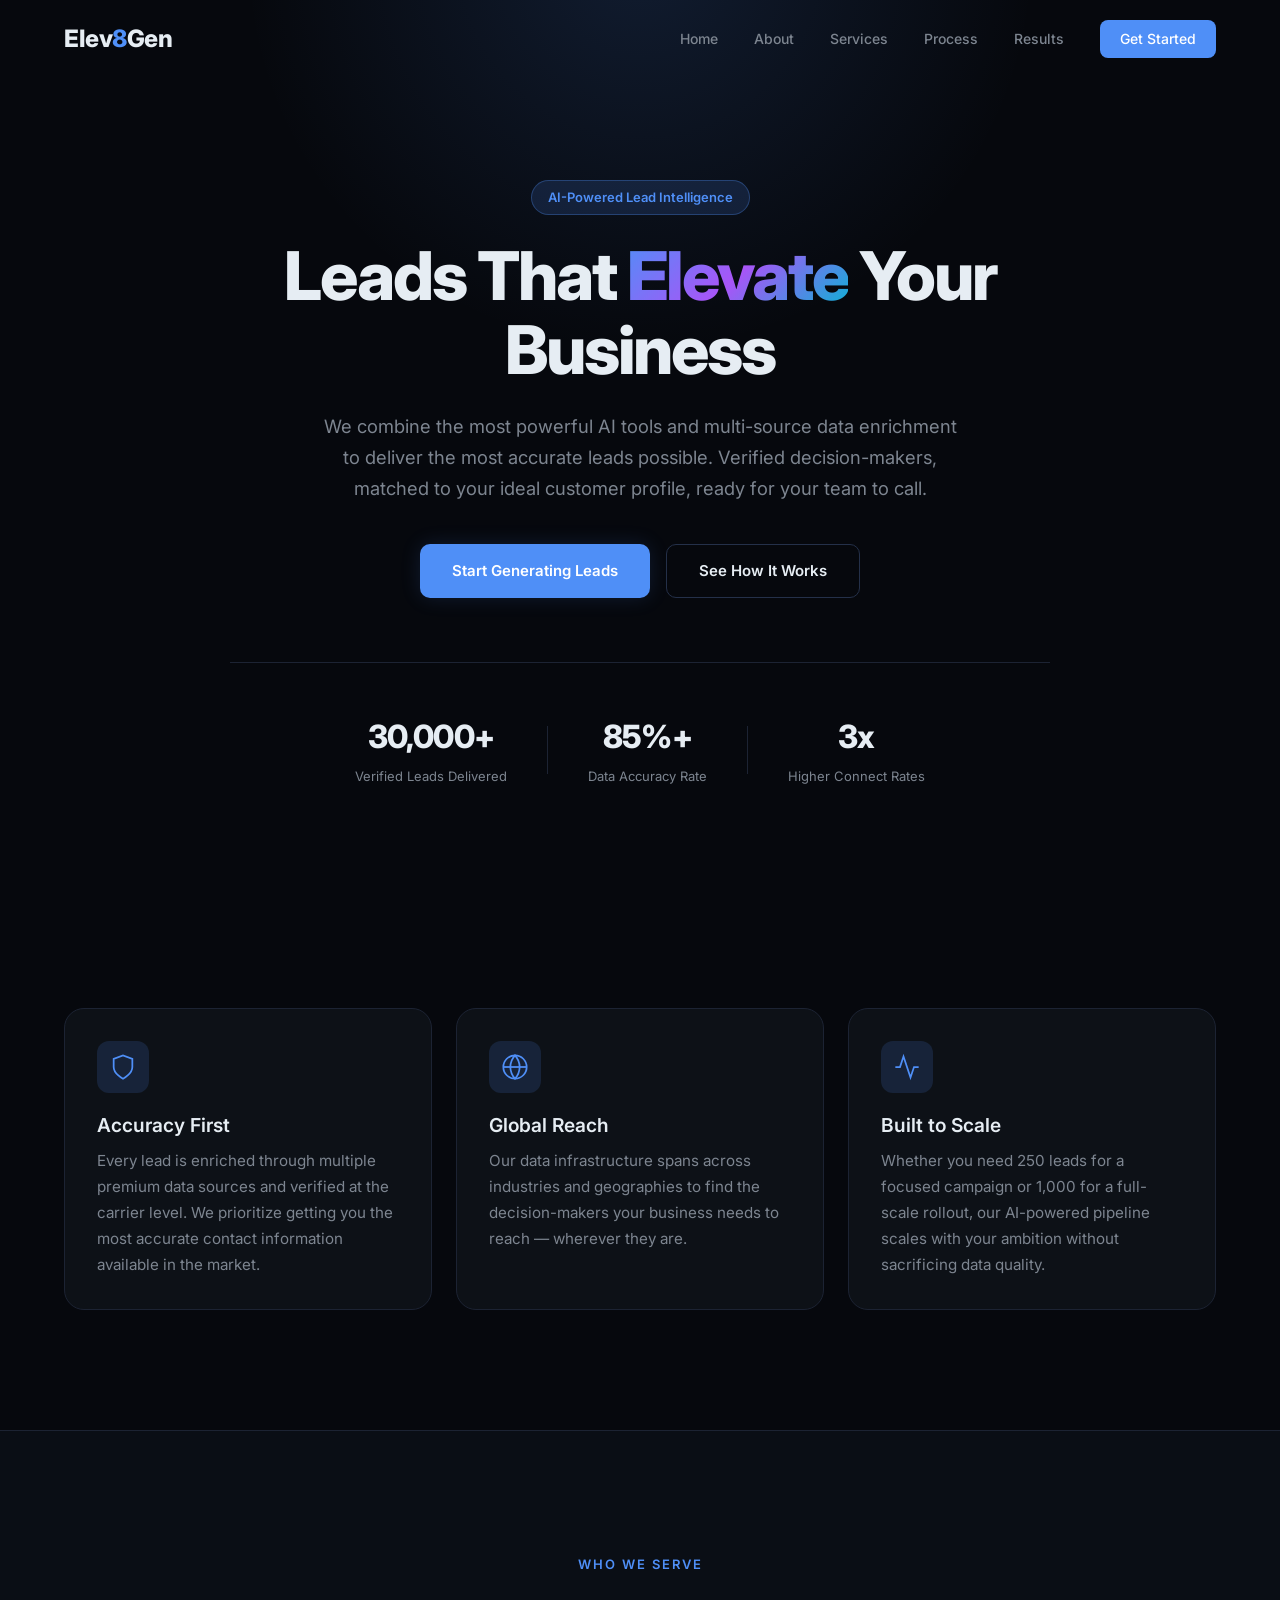
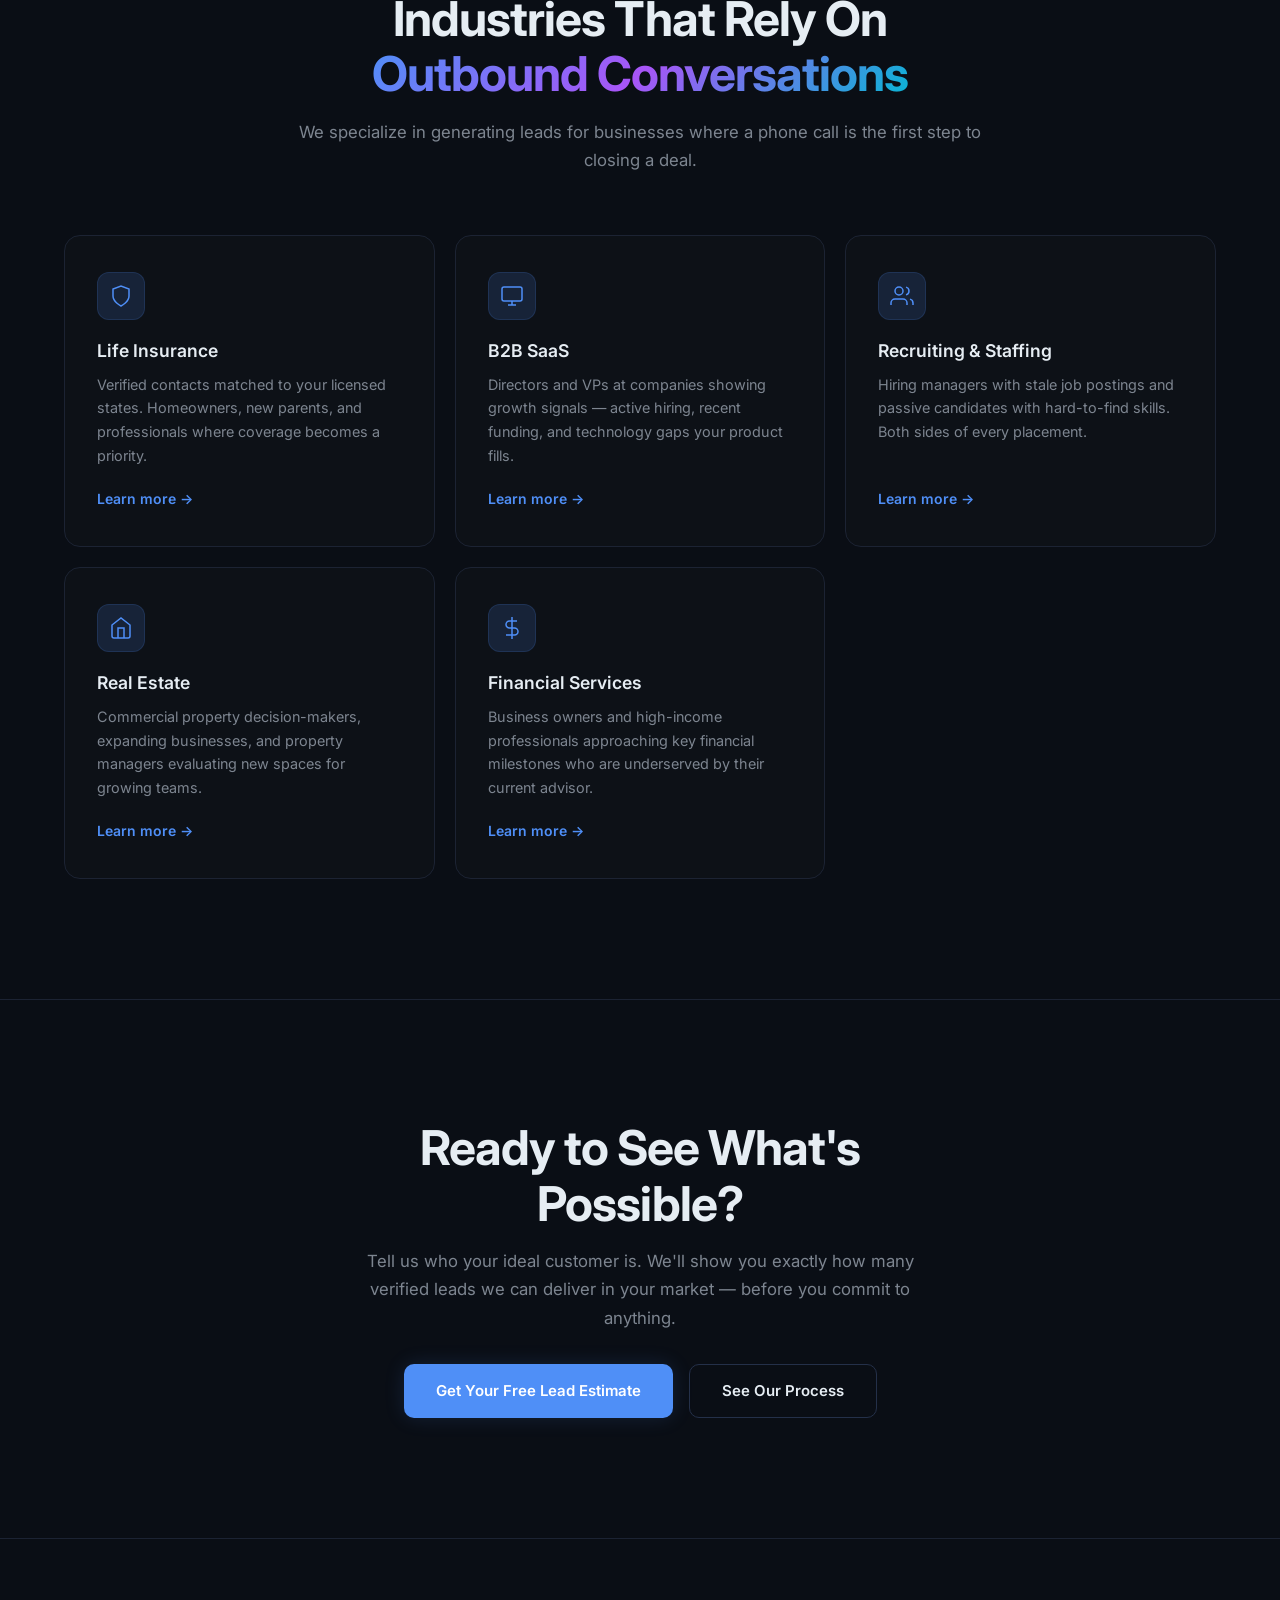
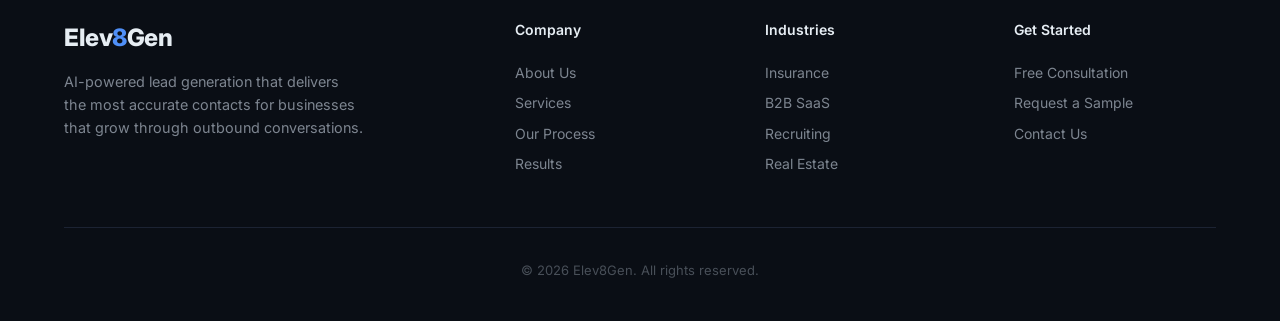
<file: index.html>
<!DOCTYPE html>
<html lang="en">
<head>
    <meta charset="UTF-8">
    <meta name="viewport" content="width=device-width, initial-scale=1.0">
    <title>Elev8Gen — AI-Powered Lead Generation Agency</title>
    <meta name="description" content="Elev8Gen delivers the most accurate, verified leads using AI-powered cross-stacking technology. Elevate your business with leads that convert.">
    <link rel="preconnect" href="https://fonts.googleapis.com">
    <link rel="preconnect" href="https://fonts.gstatic.com" crossorigin>
    <link href="https://fonts.googleapis.com/css2?family=Inter:wght@300;400;500;600;700;800;900&display=swap" rel="stylesheet">
    <link rel="stylesheet" href="style.css">
</head>
<body>

<!-- Navigation -->
<nav class="nav" id="nav">
    <div class="nav-container">
        <a href="index.html" class="logo">Elev<span class="accent">8</span>Gen</a>
        <div class="nav-links" id="navLinks">
            <a href="index.html" class="active">Home</a>
            <a href="about.html">About</a>
            <a href="services.html">Services</a>
            <a href="process.html">Process</a>
            <a href="results.html">Results</a>
            <a href="contact.html" class="nav-cta">Get Started</a>
        </div>
        <button class="menu-toggle" id="menuToggle" aria-label="Toggle menu">
            <span></span><span></span><span></span>
        </button>
    </div>
</nav>

<!-- Hero -->
<section class="hero">
    <div class="hero-bg"></div>
    <div class="container">
        <div class="hero-content">
            <div class="hero-badge">AI-Powered Lead Intelligence</div>
            <h1>Leads That <span class="gradient-text">Elevate</span> Your Business</h1>
            <p class="hero-sub">We combine the most powerful AI tools and multi-source data enrichment to deliver the most accurate leads possible. Verified decision-makers, matched to your ideal customer profile, ready for your team to call.</p>
            <div class="hero-actions">
                <a href="contact.html" class="btn btn-primary">Start Generating Leads</a>
                <a href="process.html" class="btn btn-outline">See How It Works</a>
            </div>
            <div class="hero-stats">
                <div class="hero-stat">
                    <span class="hero-stat-number">30,000+</span>
                    <span class="hero-stat-label">Verified Leads Delivered</span>
                </div>
                <div class="hero-stat-divider"></div>
                <div class="hero-stat">
                    <span class="hero-stat-number">85%+</span>
                    <span class="hero-stat-label">Data Accuracy Rate</span>
                </div>
                <div class="hero-stat-divider"></div>
                <div class="hero-stat">
                    <span class="hero-stat-number">3x</span>
                    <span class="hero-stat-label">Higher Connect Rates</span>
                </div>
            </div>
        </div>
    </div>
</section>

<!-- Value Proposition -->
<section class="value-section">
    <div class="container">
        <div class="value-grid">
            <div class="value-card">
                <div class="value-icon">
                    <svg width="28" height="28" viewBox="0 0 24 24" fill="none" stroke="currentColor" stroke-width="1.5"><path d="M12 22s8-4 8-10V5l-8-3-8 3v7c0 6 8 10 8 10z"/></svg>
                </div>
                <h3>Accuracy First</h3>
                <p>Every lead is enriched through multiple premium data sources and verified at the carrier level. We prioritize getting you the most accurate contact information available in the market.</p>
            </div>
            <div class="value-card">
                <div class="value-icon">
                    <svg width="28" height="28" viewBox="0 0 24 24" fill="none" stroke="currentColor" stroke-width="1.5"><circle cx="12" cy="12" r="10"/><path d="M2 12h20"/><path d="M12 2a15.3 15.3 0 0 1 4 10 15.3 15.3 0 0 1-4 10 15.3 15.3 0 0 1-4-10 15.3 15.3 0 0 1 4-10z"/></svg>
                </div>
                <h3>Global Reach</h3>
                <p>Our data infrastructure spans across industries and geographies to find the decision-makers your business needs to reach — wherever they are.</p>
            </div>
            <div class="value-card">
                <div class="value-icon">
                    <svg width="28" height="28" viewBox="0 0 24 24" fill="none" stroke="currentColor" stroke-width="1.5"><polyline points="22 12 18 12 15 21 9 3 6 12 2 12"/></svg>
                </div>
                <h3>Built to Scale</h3>
                <p>Whether you need 250 leads for a focused campaign or 1,000 for a full-scale rollout, our AI-powered pipeline scales with your ambition without sacrificing data quality.</p>
            </div>
        </div>
    </div>
</section>

<!-- Industries -->
<section class="ind-section">
    <div class="container">
        <div class="section-header">
            <span class="section-tag">Who We Serve</span>
            <h2>Industries That Rely On<br><span class="gradient-text">Outbound Conversations</span></h2>
            <p class="section-sub">We specialize in generating leads for businesses where a phone call is the first step to closing a deal.</p>
        </div>
        <div class="ind-grid">
            <div class="ind-box">
                <div class="ind-icon">
                    <svg width="24" height="24" viewBox="0 0 24 24" fill="none" stroke="currentColor" stroke-width="1.5"><path d="M12 22s8-4 8-10V5l-8-3-8 3v7c0 6 8 10 8 10z"/></svg>
                </div>
                <h3>Life Insurance</h3>
                <p>Verified contacts matched to your licensed states. Homeowners, new parents, and professionals where coverage becomes a priority.</p>
                <a href="services.html" class="ind-link">Learn more &rarr;</a>
            </div>
            <div class="ind-box">
                <div class="ind-icon">
                    <svg width="24" height="24" viewBox="0 0 24 24" fill="none" stroke="currentColor" stroke-width="1.5"><rect x="2" y="3" width="20" height="14" rx="2"/><line x1="8" y1="21" x2="16" y2="21"/><line x1="12" y1="17" x2="12" y2="21"/></svg>
                </div>
                <h3>B2B SaaS</h3>
                <p>Directors and VPs at companies showing growth signals — active hiring, recent funding, and technology gaps your product fills.</p>
                <a href="services.html" class="ind-link">Learn more &rarr;</a>
            </div>
            <div class="ind-box">
                <div class="ind-icon">
                    <svg width="24" height="24" viewBox="0 0 24 24" fill="none" stroke="currentColor" stroke-width="1.5"><path d="M17 21v-2a4 4 0 0 0-4-4H5a4 4 0 0 0-4 4v2"/><circle cx="9" cy="7" r="4"/><path d="M23 21v-2a4 4 0 0 0-3-3.87"/><path d="M16 3.13a4 4 0 0 1 0 7.75"/></svg>
                </div>
                <h3>Recruiting & Staffing</h3>
                <p>Hiring managers with stale job postings and passive candidates with hard-to-find skills. Both sides of every placement.</p>
                <a href="services.html" class="ind-link">Learn more &rarr;</a>
            </div>
            <div class="ind-box">
                <div class="ind-icon">
                    <svg width="24" height="24" viewBox="0 0 24 24" fill="none" stroke="currentColor" stroke-width="1.5"><path d="M3 9l9-7 9 7v11a2 2 0 0 1-2 2H5a2 2 0 0 1-2-2z"/><polyline points="9 22 9 12 15 12 15 22"/></svg>
                </div>
                <h3>Real Estate</h3>
                <p>Commercial property decision-makers, expanding businesses, and property managers evaluating new spaces for growing teams.</p>
                <a href="services.html" class="ind-link">Learn more &rarr;</a>
            </div>
            <div class="ind-box">
                <div class="ind-icon">
                    <svg width="24" height="24" viewBox="0 0 24 24" fill="none" stroke="currentColor" stroke-width="1.5"><line x1="12" y1="1" x2="12" y2="23"/><path d="M17 5H9.5a3.5 3.5 0 0 0 0 7h5a3.5 3.5 0 0 1 0 7H6"/></svg>
                </div>
                <h3>Financial Services</h3>
                <p>Business owners and high-income professionals approaching key financial milestones who are underserved by their current advisor.</p>
                <a href="services.html" class="ind-link">Learn more &rarr;</a>
            </div>
        </div>
    </div>
</section>

<!-- CTA -->
<section class="home-cta">
    <div class="container">
        <div class="home-cta-content">
            <h2>Ready to See What's Possible?</h2>
            <p>Tell us who your ideal customer is. We'll show you exactly how many verified leads we can deliver in your market — before you commit to anything.</p>
            <div class="home-cta-actions">
                <a href="contact.html" class="btn btn-primary">Get Your Free Lead Estimate</a>
                <a href="process.html" class="btn btn-outline">See Our Process</a>
            </div>
        </div>
    </div>
</section>

<!-- Footer -->
<footer class="footer">
    <div class="container">
        <div class="footer-grid">
            <div class="footer-brand">
                <a href="index.html" class="logo">Elev<span class="accent">8</span>Gen</a>
                <p>AI-powered lead generation that delivers the most accurate contacts for businesses that grow through outbound conversations.</p>
            </div>
            <div class="footer-links">
                <h4>Company</h4>
                <a href="about.html">About Us</a>
                <a href="services.html">Services</a>
                <a href="process.html">Our Process</a>
                <a href="results.html">Results</a>
            </div>
            <div class="footer-links">
                <h4>Industries</h4>
                <a href="services.html">Insurance</a>
                <a href="services.html">B2B SaaS</a>
                <a href="services.html">Recruiting</a>
                <a href="services.html">Real Estate</a>
            </div>
            <div class="footer-links">
                <h4>Get Started</h4>
                <a href="contact.html">Free Consultation</a>
                <a href="contact.html">Request a Sample</a>
                <a href="contact.html">Contact Us</a>
            </div>
        </div>
        <div class="footer-bottom">
            <p>&copy; 2026 Elev8Gen. All rights reserved.</p>
        </div>
    </div>
</footer>

<script src="main.js"></script>
</body>
</html>
</file>
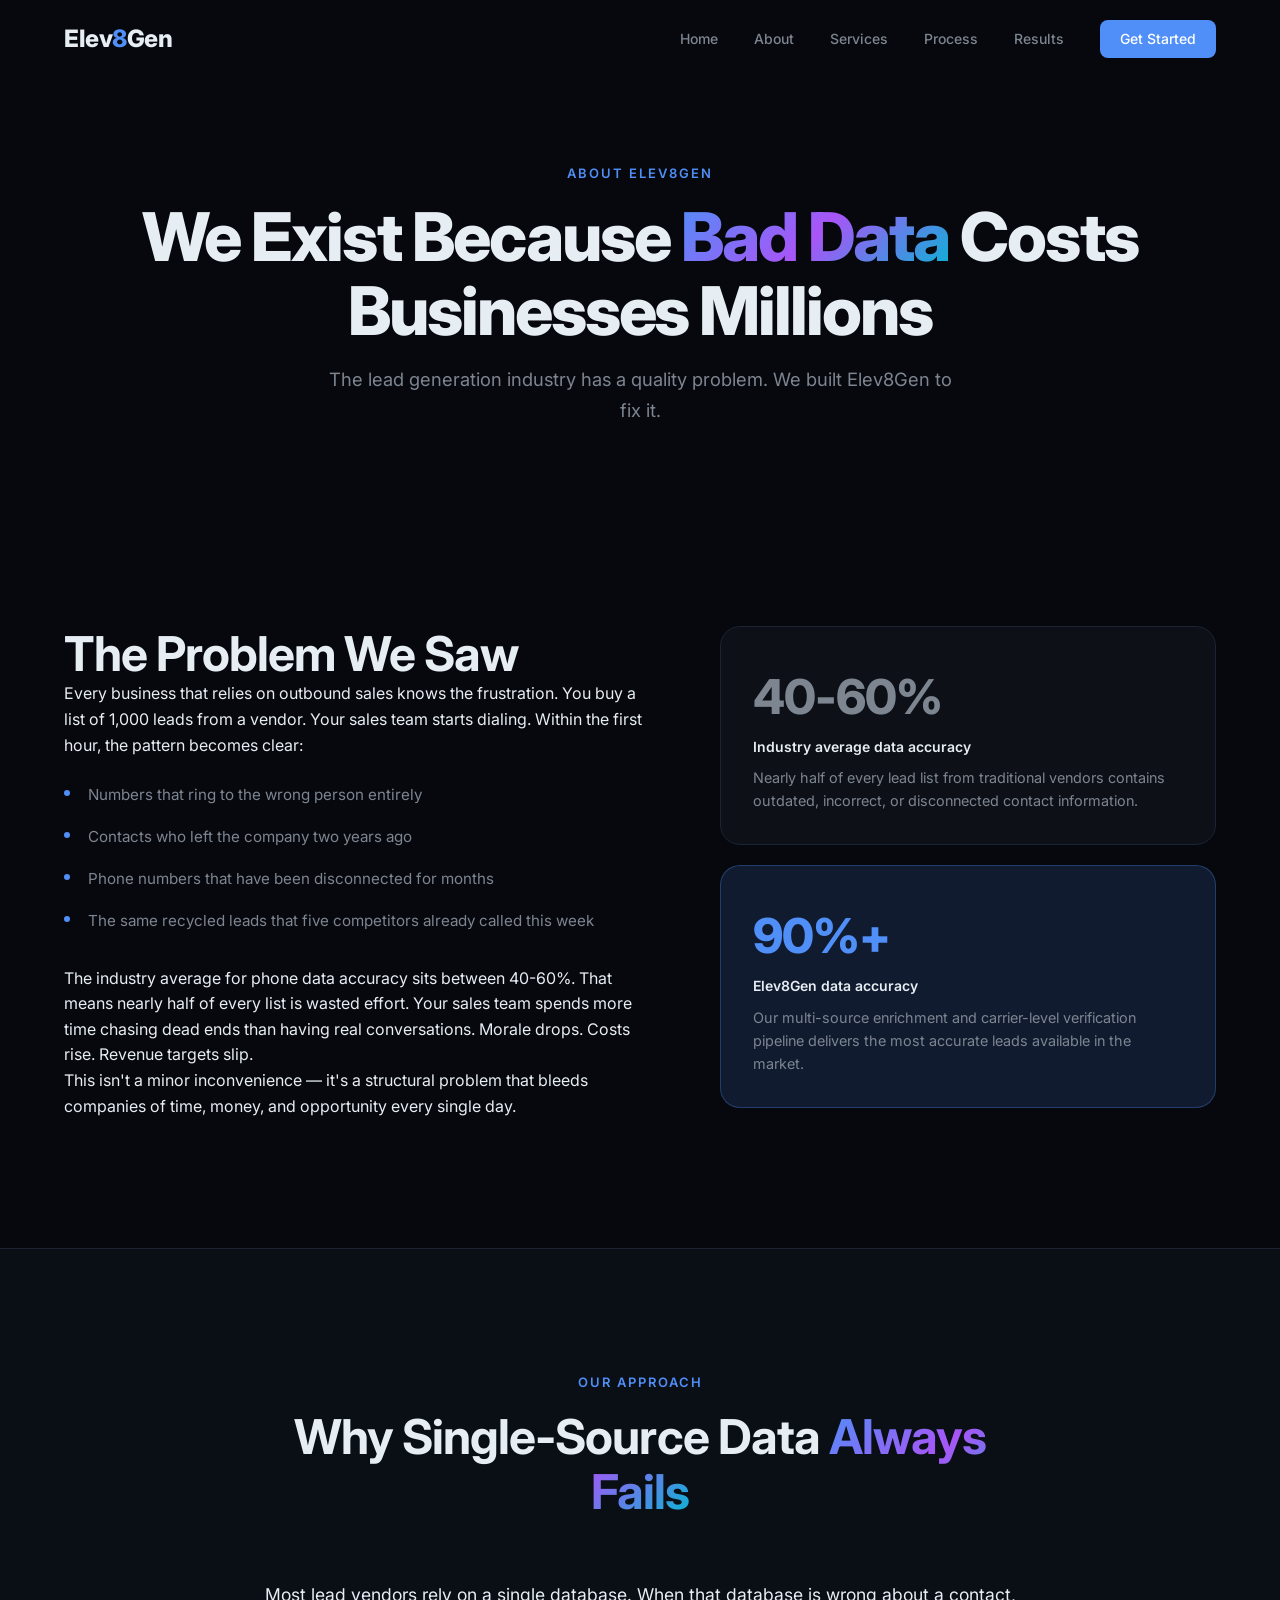
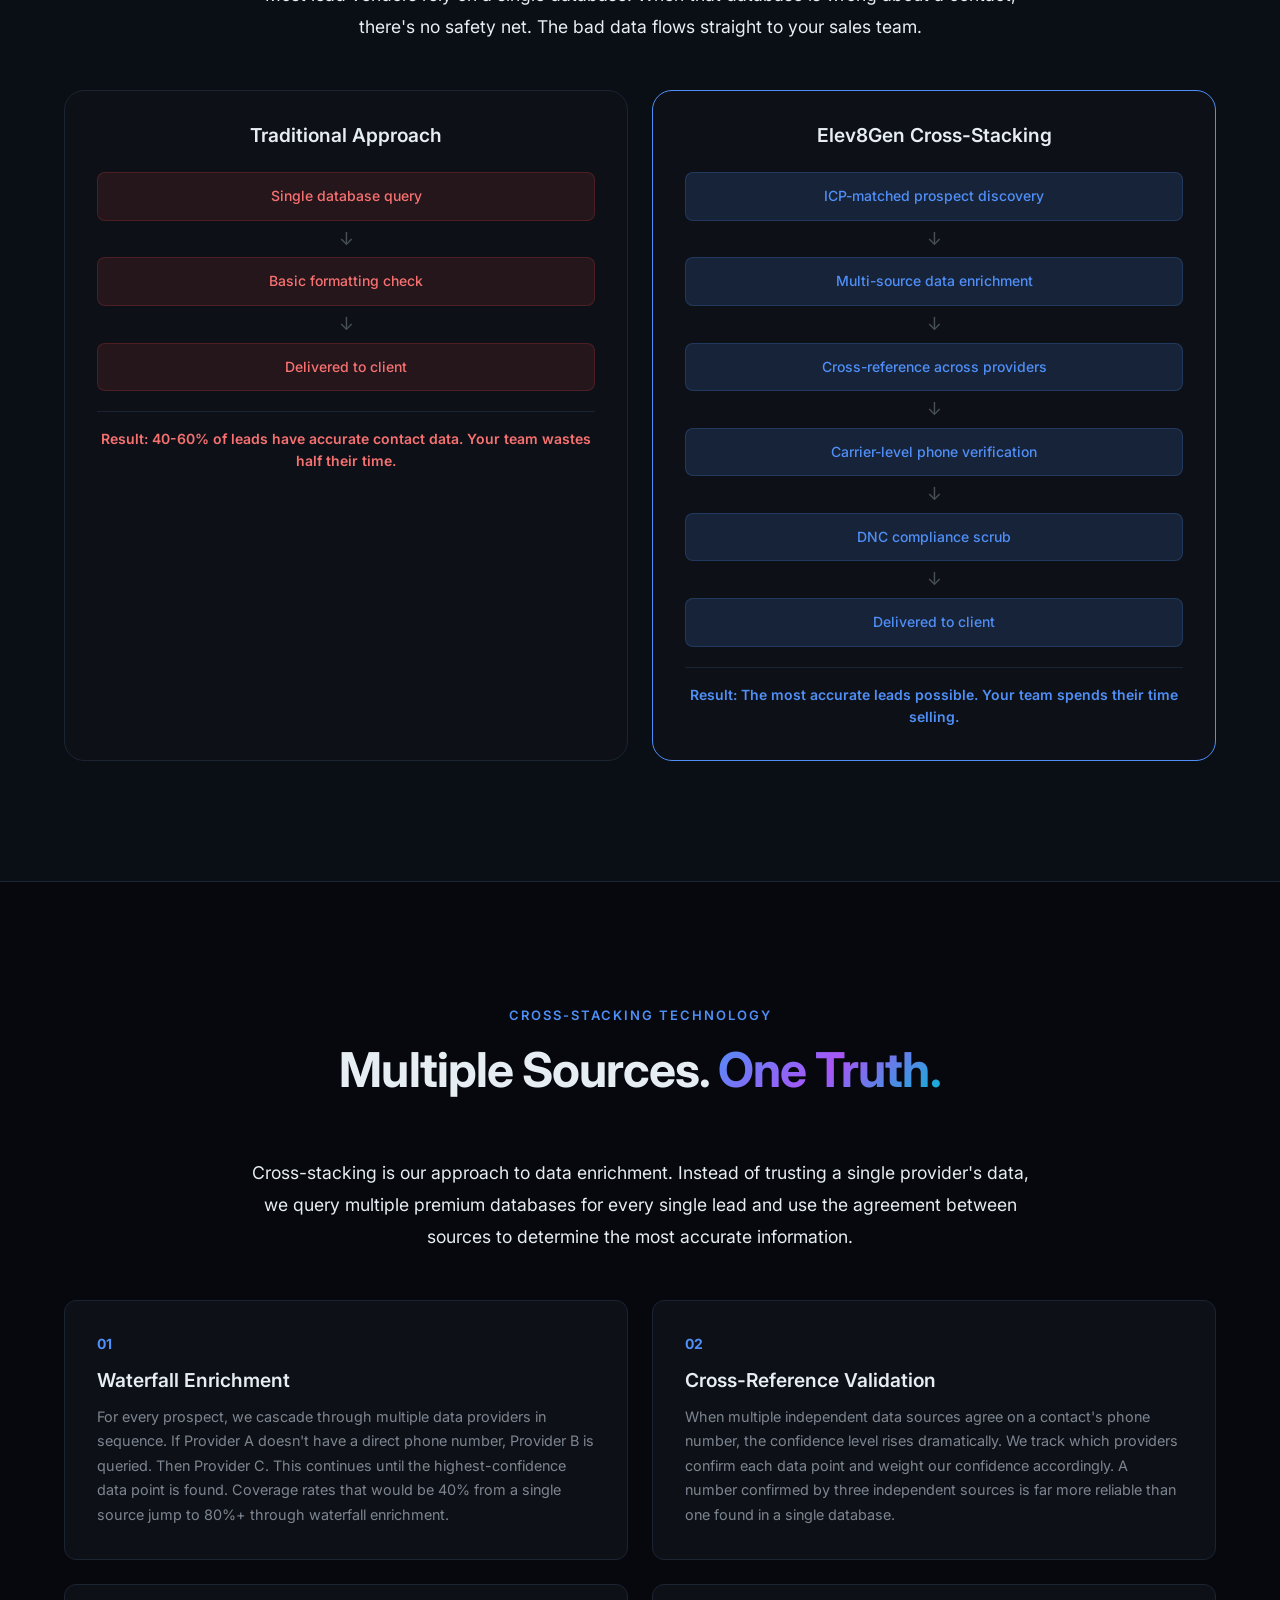
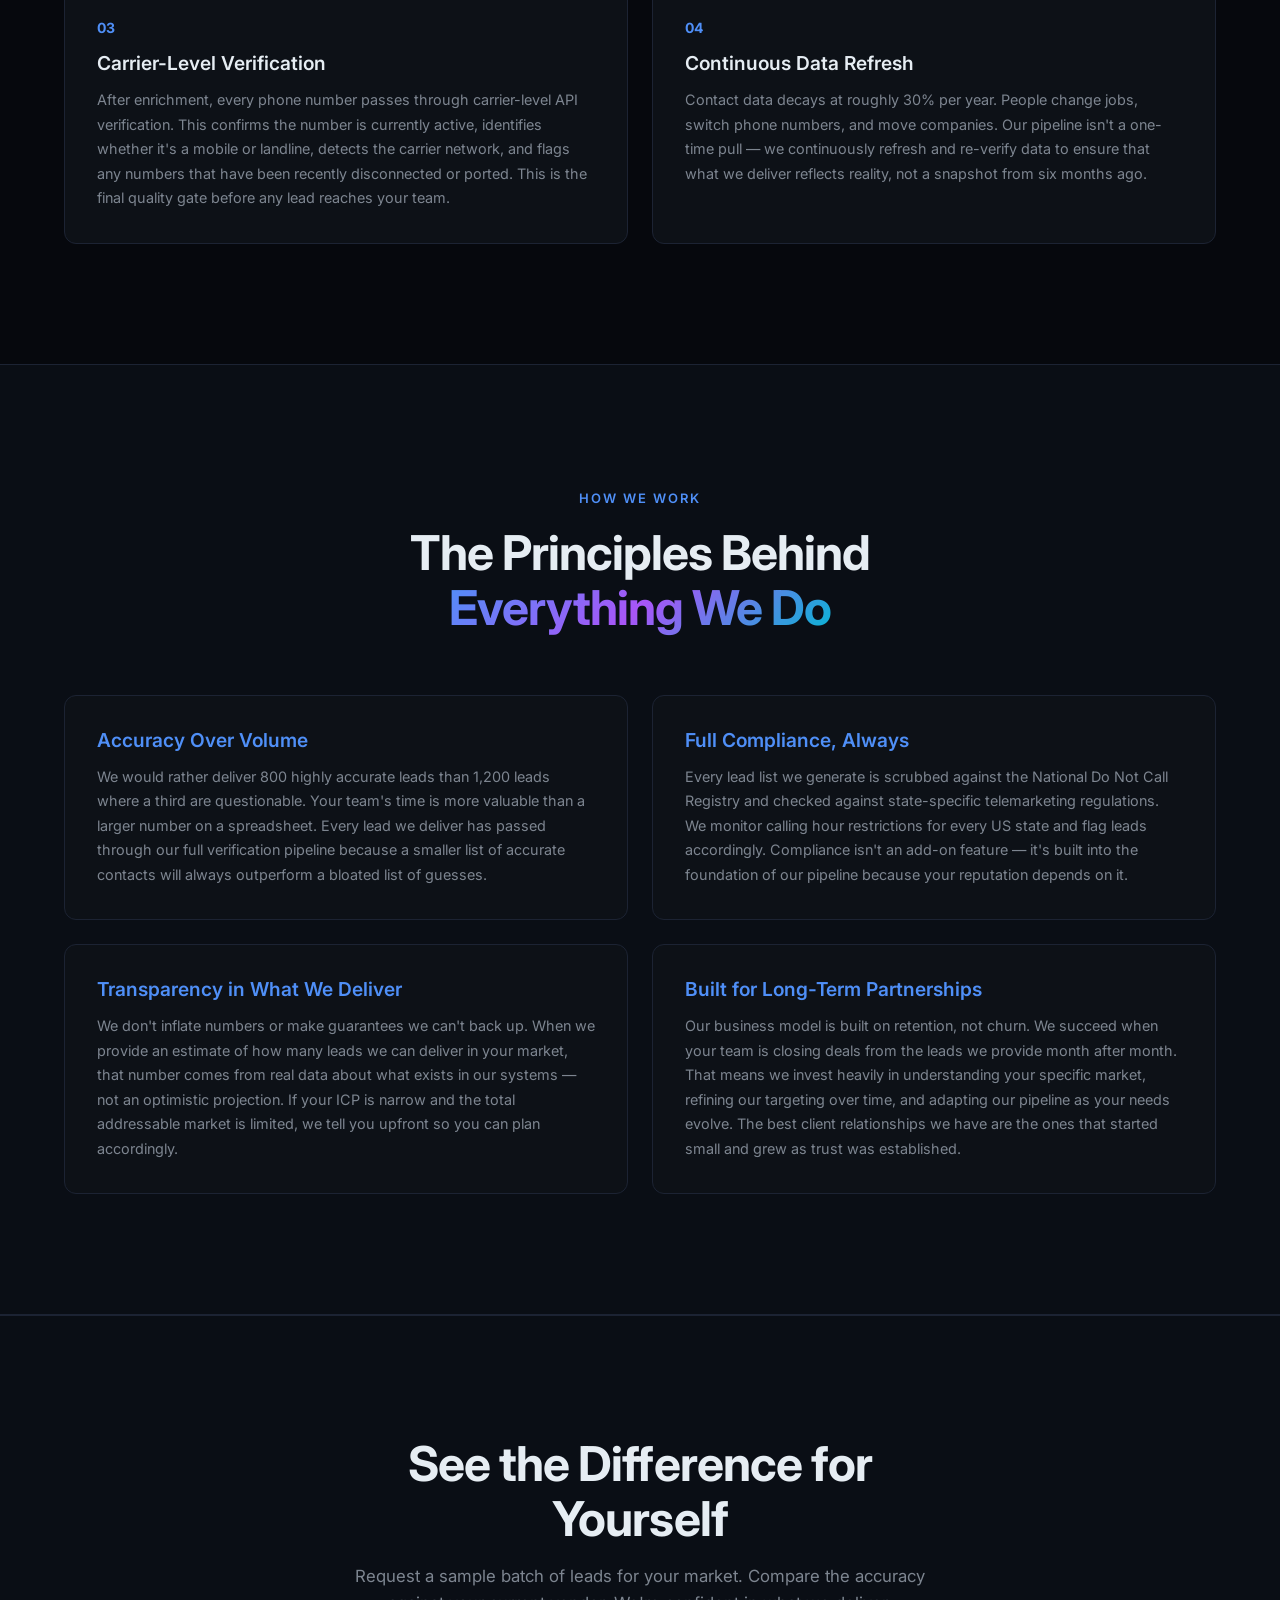
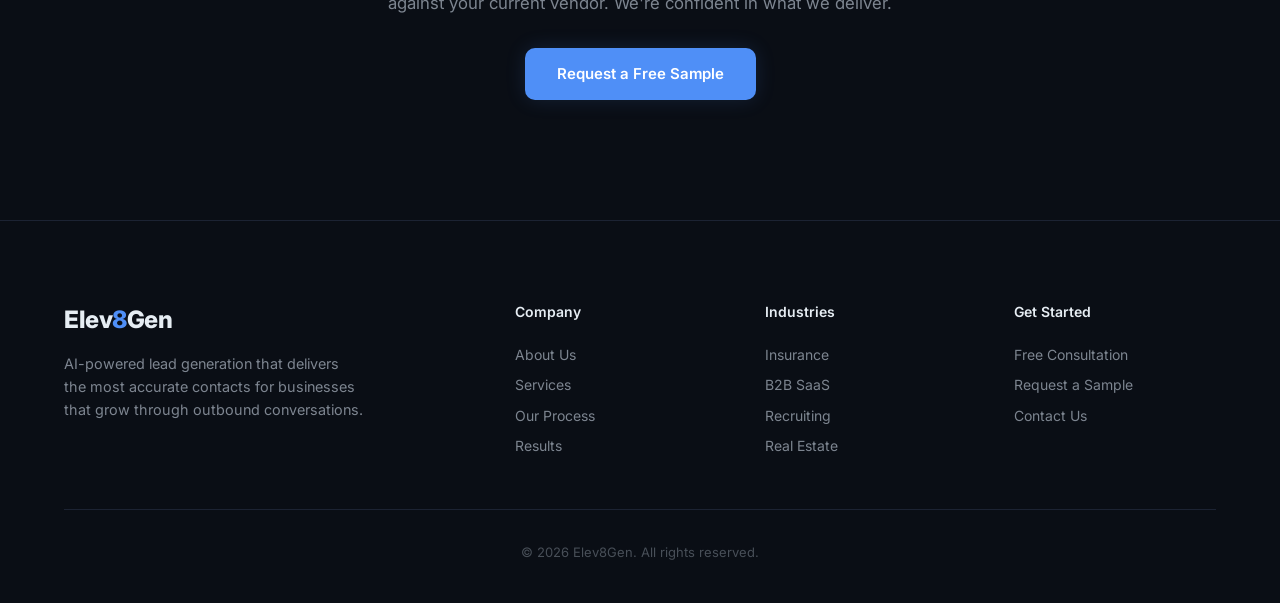
<file: about.html>
<!DOCTYPE html>
<html lang="en">
<head>
    <meta charset="UTF-8">
    <meta name="viewport" content="width=device-width, initial-scale=1.0">
    <title>About Us — Elev8Gen</title>
    <meta name="description" content="Elev8Gen was built to solve the biggest problem in outbound sales: inaccurate data. Learn how our AI-powered cross-stacking approach delivers the most accurate leads possible.">
    <link rel="preconnect" href="https://fonts.googleapis.com">
    <link rel="preconnect" href="https://fonts.gstatic.com" crossorigin>
    <link href="https://fonts.googleapis.com/css2?family=Inter:wght@300;400;500;600;700;800;900&display=swap" rel="stylesheet">
    <link rel="stylesheet" href="style.css">
</head>
<body>

<nav class="nav" id="nav">
    <div class="nav-container">
        <a href="index.html" class="logo">Elev<span class="accent">8</span>Gen</a>
        <div class="nav-links" id="navLinks">
            <a href="index.html">Home</a>
            <a href="about.html" class="active">About</a>
            <a href="services.html">Services</a>
            <a href="process.html">Process</a>
            <a href="results.html">Results</a>
            <a href="contact.html" class="nav-cta">Get Started</a>
        </div>
        <button class="menu-toggle" id="menuToggle" aria-label="Toggle menu">
            <span></span><span></span><span></span>
        </button>
    </div>
</nav>

<!-- Page Header -->
<section class="page-header">
    <div class="container">
        <span class="section-tag">About Elev8Gen</span>
        <h1>We Exist Because <span class="gradient-text">Bad Data</span> Costs Businesses Millions</h1>
        <p class="page-header-sub">The lead generation industry has a quality problem. We built Elev8Gen to fix it.</p>
    </div>
</section>

<!-- The Problem -->
<section class="content-section">
    <div class="container">
        <div class="content-two-col">
            <div class="content-col">
                <h2>The Problem We Saw</h2>
                <p>Every business that relies on outbound sales knows the frustration. You buy a list of 1,000 leads from a vendor. Your sales team starts dialing. Within the first hour, the pattern becomes clear:</p>
                <ul class="styled-list">
                    <li>Numbers that ring to the wrong person entirely</li>
                    <li>Contacts who left the company two years ago</li>
                    <li>Phone numbers that have been disconnected for months</li>
                    <li>The same recycled leads that five competitors already called this week</li>
                </ul>
                <p>The industry average for phone data accuracy sits between 40-60%. That means nearly half of every list is wasted effort. Your sales team spends more time chasing dead ends than having real conversations. Morale drops. Costs rise. Revenue targets slip.</p>
                <p>This isn't a minor inconvenience — it's a structural problem that bleeds companies of time, money, and opportunity every single day.</p>
            </div>
            <div class="content-col">
                <div class="stat-highlight">
                    <div class="stat-highlight-number">40-60%</div>
                    <div class="stat-highlight-label">Industry average data accuracy</div>
                    <p>Nearly half of every lead list from traditional vendors contains outdated, incorrect, or disconnected contact information.</p>
                </div>
                <div class="stat-highlight accent-highlight">
                    <div class="stat-highlight-number">90%+</div>
                    <div class="stat-highlight-label">Elev8Gen data accuracy</div>
                    <p>Our multi-source enrichment and carrier-level verification pipeline delivers the most accurate leads available in the market.</p>
                </div>
            </div>
        </div>
    </div>
</section>

<!-- Our Approach -->
<section class="content-section alt-bg">
    <div class="container">
        <div class="section-header">
            <span class="section-tag">Our Approach</span>
            <h2>Why Single-Source Data <span class="gradient-text">Always Fails</span></h2>
        </div>
        <div class="approach-content">
            <p class="lead-text">Most lead vendors rely on a single database. When that database is wrong about a contact, there's no safety net. The bad data flows straight to your sales team.</p>
            <div class="approach-grid">
                <div class="approach-card">
                    <h3>Traditional Approach</h3>
                    <div class="approach-flow">
                        <div class="flow-step bad">Single database query</div>
                        <div class="flow-arrow">&darr;</div>
                        <div class="flow-step bad">Basic formatting check</div>
                        <div class="flow-arrow">&darr;</div>
                        <div class="flow-step bad">Delivered to client</div>
                    </div>
                    <p class="approach-result bad-result">Result: 40-60% of leads have accurate contact data. Your team wastes half their time.</p>
                </div>
                <div class="approach-card featured-approach">
                    <h3>Elev8Gen Cross-Stacking</h3>
                    <div class="approach-flow">
                        <div class="flow-step good">ICP-matched prospect discovery</div>
                        <div class="flow-arrow">&darr;</div>
                        <div class="flow-step good">Multi-source data enrichment</div>
                        <div class="flow-arrow">&darr;</div>
                        <div class="flow-step good">Cross-reference across providers</div>
                        <div class="flow-arrow">&darr;</div>
                        <div class="flow-step good">Carrier-level phone verification</div>
                        <div class="flow-arrow">&darr;</div>
                        <div class="flow-step good">DNC compliance scrub</div>
                        <div class="flow-arrow">&darr;</div>
                        <div class="flow-step good">Delivered to client</div>
                    </div>
                    <p class="approach-result good-result">Result: The most accurate leads possible. Your team spends their time selling.</p>
                </div>
            </div>
        </div>
    </div>
</section>

<!-- What Cross-Stacking Means -->
<section class="content-section">
    <div class="container">
        <div class="section-header">
            <span class="section-tag">Cross-Stacking Technology</span>
            <h2>Multiple Sources. <span class="gradient-text">One Truth.</span></h2>
        </div>
        <div class="explainer-content">
            <p class="lead-text">Cross-stacking is our approach to data enrichment. Instead of trusting a single provider's data, we query multiple premium databases for every single lead and use the agreement between sources to determine the most accurate information.</p>
            <div class="explainer-grid">
                <div class="explainer-card">
                    <div class="card-icon">01</div>
                    <h3>Waterfall Enrichment</h3>
                    <p>For every prospect, we cascade through multiple data providers in sequence. If Provider A doesn't have a direct phone number, Provider B is queried. Then Provider C. This continues until the highest-confidence data point is found. Coverage rates that would be 40% from a single source jump to 80%+ through waterfall enrichment.</p>
                </div>
                <div class="explainer-card">
                    <div class="card-icon">02</div>
                    <h3>Cross-Reference Validation</h3>
                    <p>When multiple independent data sources agree on a contact's phone number, the confidence level rises dramatically. We track which providers confirm each data point and weight our confidence accordingly. A number confirmed by three independent sources is far more reliable than one found in a single database.</p>
                </div>
                <div class="explainer-card">
                    <div class="card-icon">03</div>
                    <h3>Carrier-Level Verification</h3>
                    <p>After enrichment, every phone number passes through carrier-level API verification. This confirms the number is currently active, identifies whether it's a mobile or landline, detects the carrier network, and flags any numbers that have been recently disconnected or ported. This is the final quality gate before any lead reaches your team.</p>
                </div>
                <div class="explainer-card">
                    <div class="card-icon">04</div>
                    <h3>Continuous Data Refresh</h3>
                    <p>Contact data decays at roughly 30% per year. People change jobs, switch phone numbers, and move companies. Our pipeline isn't a one-time pull — we continuously refresh and re-verify data to ensure that what we deliver reflects reality, not a snapshot from six months ago.</p>
                </div>
            </div>
        </div>
    </div>
</section>

<!-- Our Principles -->
<section class="content-section alt-bg">
    <div class="container">
        <div class="section-header">
            <span class="section-tag">How We Work</span>
            <h2>The Principles Behind <span class="gradient-text">Everything We Do</span></h2>
        </div>
        <div class="principles-grid">
            <div class="principle">
                <h3>Accuracy Over Volume</h3>
                <p>We would rather deliver 800 highly accurate leads than 1,200 leads where a third are questionable. Your team's time is more valuable than a larger number on a spreadsheet. Every lead we deliver has passed through our full verification pipeline because a smaller list of accurate contacts will always outperform a bloated list of guesses.</p>
            </div>
            <div class="principle">
                <h3>Full Compliance, Always</h3>
                <p>Every lead list we generate is scrubbed against the National Do Not Call Registry and checked against state-specific telemarketing regulations. We monitor calling hour restrictions for every US state and flag leads accordingly. Compliance isn't an add-on feature — it's built into the foundation of our pipeline because your reputation depends on it.</p>
            </div>
            <div class="principle">
                <h3>Transparency in What We Deliver</h3>
                <p>We don't inflate numbers or make guarantees we can't back up. When we provide an estimate of how many leads we can deliver in your market, that number comes from real data about what exists in our systems — not an optimistic projection. If your ICP is narrow and the total addressable market is limited, we tell you upfront so you can plan accordingly.</p>
            </div>
            <div class="principle">
                <h3>Built for Long-Term Partnerships</h3>
                <p>Our business model is built on retention, not churn. We succeed when your team is closing deals from the leads we provide month after month. That means we invest heavily in understanding your specific market, refining our targeting over time, and adapting our pipeline as your needs evolve. The best client relationships we have are the ones that started small and grew as trust was established.</p>
            </div>
        </div>
    </div>
</section>

<!-- CTA -->
<section class="page-cta">
    <div class="container">
        <div class="page-cta-content">
            <h2>See the Difference for Yourself</h2>
            <p>Request a sample batch of leads for your market. Compare the accuracy against your current vendor. We're confident in what we deliver.</p>
            <a href="contact.html" class="btn btn-primary">Request a Free Sample</a>
        </div>
    </div>
</section>

<footer class="footer">
    <div class="container">
        <div class="footer-grid">
            <div class="footer-brand">
                <a href="index.html" class="logo">Elev<span class="accent">8</span>Gen</a>
                <p>AI-powered lead generation that delivers the most accurate contacts for businesses that grow through outbound conversations.</p>
            </div>
            <div class="footer-links">
                <h4>Company</h4>
                <a href="about.html">About Us</a>
                <a href="services.html">Services</a>
                <a href="process.html">Our Process</a>
                <a href="results.html">Results</a>
            </div>
            <div class="footer-links">
                <h4>Industries</h4>
                <a href="services.html">Insurance</a>
                <a href="services.html">B2B SaaS</a>
                <a href="services.html">Recruiting</a>
                <a href="services.html">Real Estate</a>
            </div>
            <div class="footer-links">
                <h4>Get Started</h4>
                <a href="contact.html">Free Consultation</a>
                <a href="contact.html">Request a Sample</a>
                <a href="contact.html">Contact Us</a>
            </div>
        </div>
        <div class="footer-bottom">
            <p>&copy; 2026 Elev8Gen. All rights reserved.</p>
        </div>
    </div>
</footer>
<script src="main.js"></script>
</body>
</html>
</file>
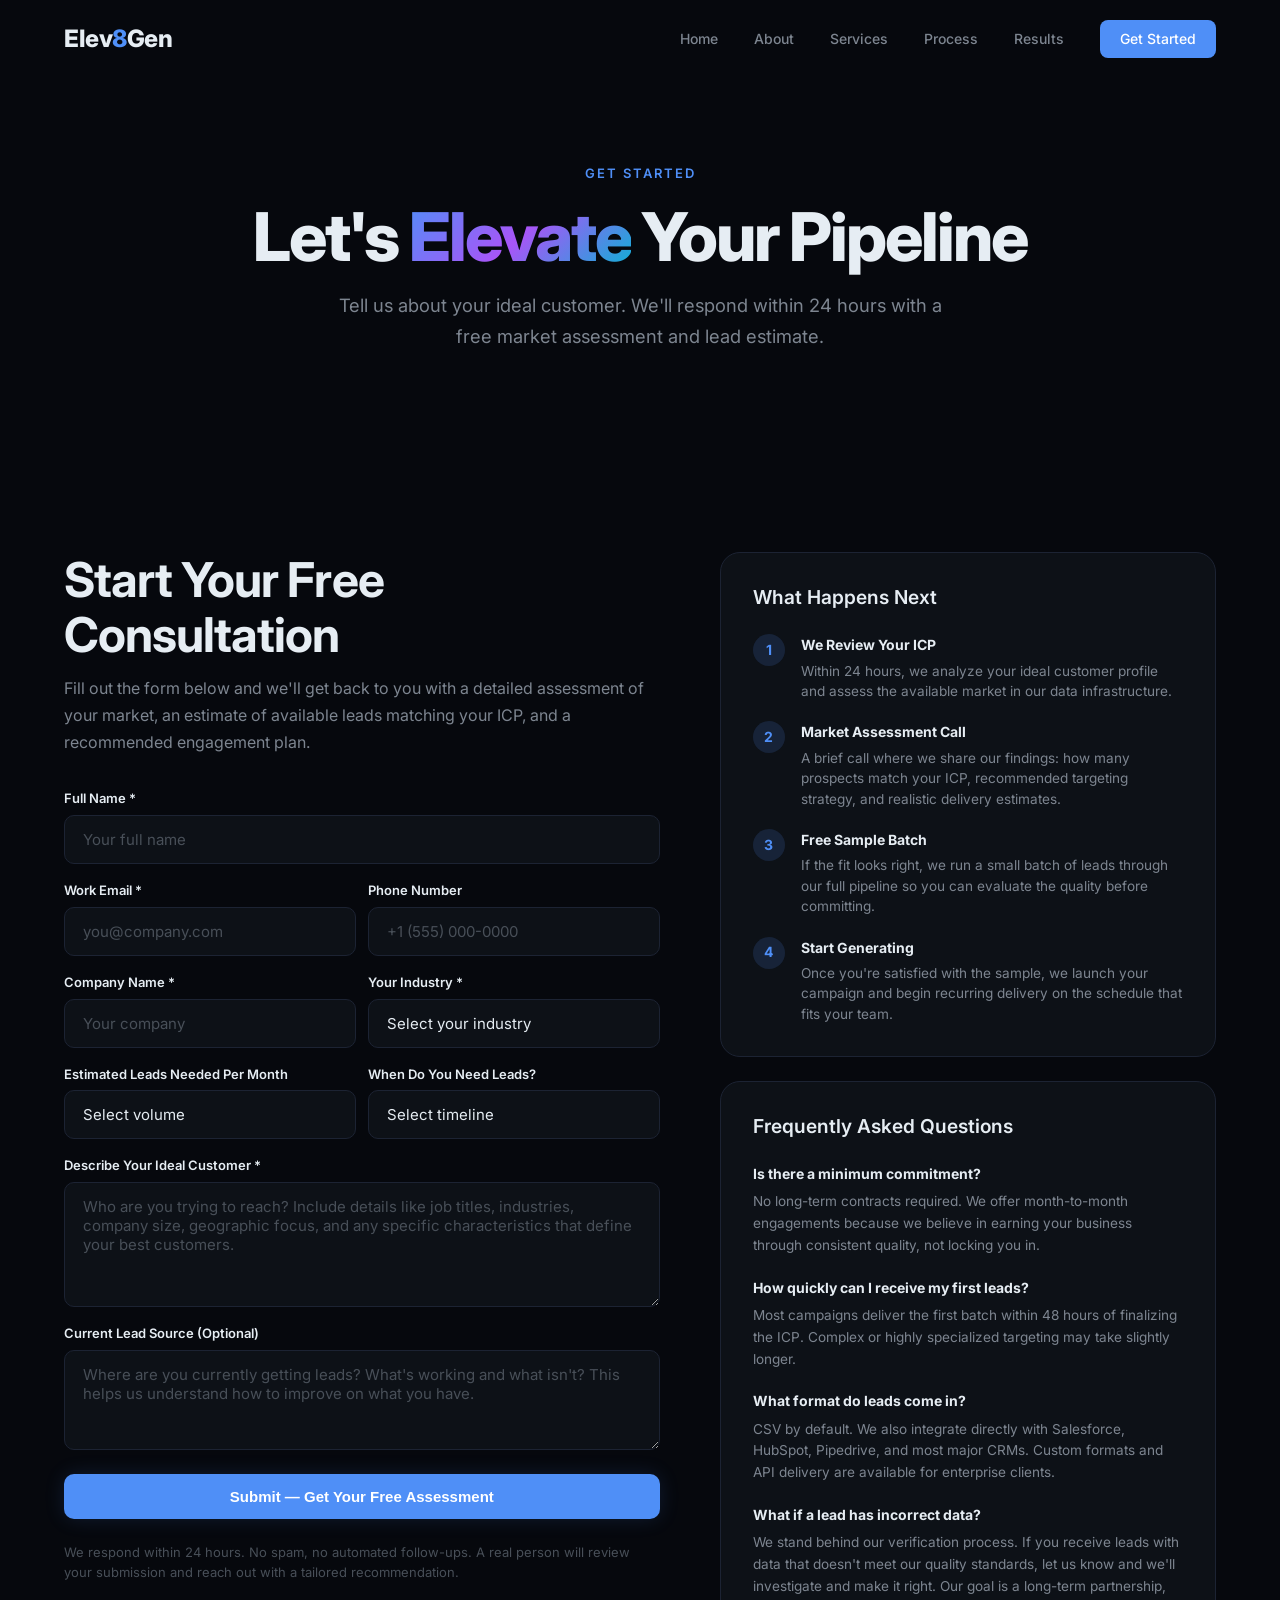
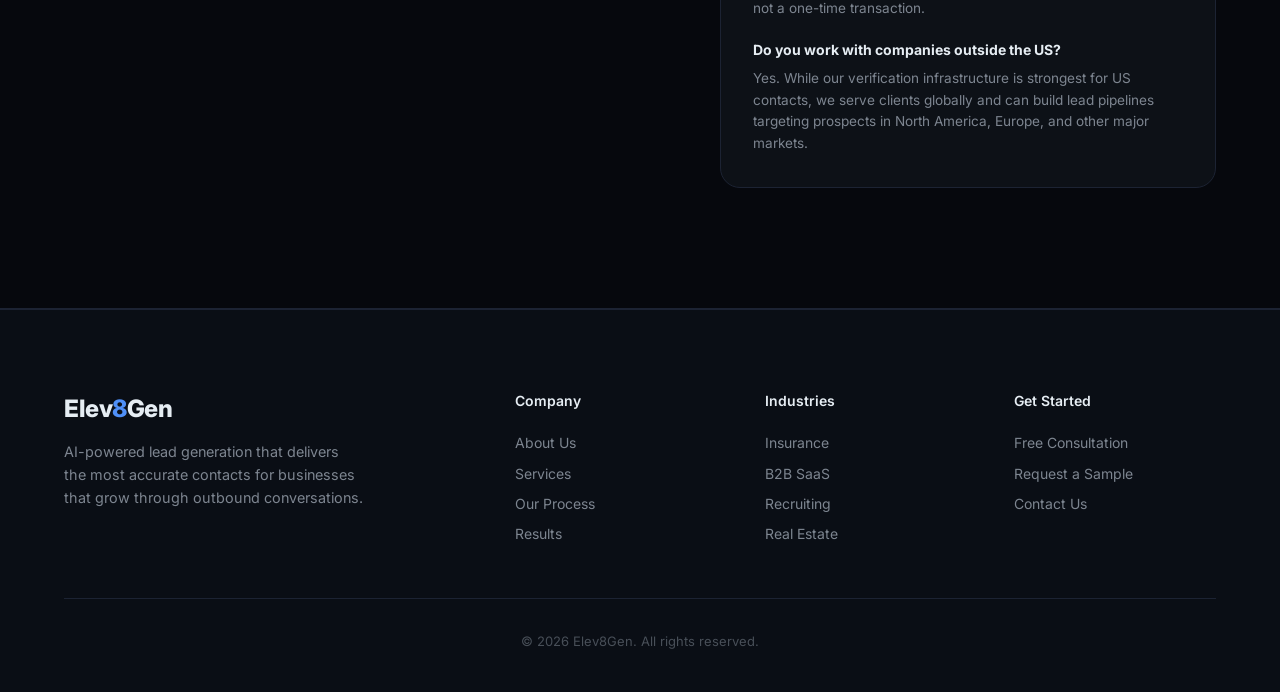
<file: contact.html>
<!DOCTYPE html>
<html lang="en">
<head>
    <meta charset="UTF-8">
    <meta name="viewport" content="width=device-width, initial-scale=1.0">
    <title>Contact Us — Elev8Gen</title>
    <meta name="description" content="Get a free lead estimate for your market. Tell us your ideal customer and we'll show you exactly what's possible.">
    <link rel="preconnect" href="https://fonts.googleapis.com">
    <link rel="preconnect" href="https://fonts.gstatic.com" crossorigin>
    <link href="https://fonts.googleapis.com/css2?family=Inter:wght@300;400;500;600;700;800;900&display=swap" rel="stylesheet">
    <link rel="stylesheet" href="style.css">
</head>
<body>

<nav class="nav" id="nav">
    <div class="nav-container">
        <a href="index.html" class="logo">Elev<span class="accent">8</span>Gen</a>
        <div class="nav-links" id="navLinks">
            <a href="index.html">Home</a>
            <a href="about.html">About</a>
            <a href="services.html">Services</a>
            <a href="process.html">Process</a>
            <a href="results.html">Results</a>
            <a href="contact.html" class="nav-cta active">Get Started</a>
        </div>
        <button class="menu-toggle" id="menuToggle" aria-label="Toggle menu">
            <span></span><span></span><span></span>
        </button>
    </div>
</nav>

<section class="page-header">
    <div class="container">
        <span class="section-tag">Get Started</span>
        <h1>Let's <span class="gradient-text">Elevate</span> Your Pipeline</h1>
        <p class="page-header-sub">Tell us about your ideal customer. We'll respond within 24 hours with a free market assessment and lead estimate.</p>
    </div>
</section>

<section class="content-section">
    <div class="container">
        <div class="contact-layout">
            <div class="contact-form-section">
                <h2>Start Your Free Consultation</h2>
                <p>Fill out the form below and we'll get back to you with a detailed assessment of your market, an estimate of available leads matching your ICP, and a recommended engagement plan.</p>
                <form action="https://formspree.io/f/YOUR_FORM_ID" method="POST" class="contact-form">
                    <div class="form-group">
                        <label for="name">Full Name *</label>
                        <input type="text" id="name" name="name" placeholder="Your full name" required>
                    </div>
                    <div class="form-row">
                        <div class="form-group">
                            <label for="email">Work Email *</label>
                            <input type="email" id="email" name="email" placeholder="you@company.com" required>
                        </div>
                        <div class="form-group">
                            <label for="phone">Phone Number</label>
                            <input type="tel" id="phone" name="phone" placeholder="+1 (555) 000-0000">
                        </div>
                    </div>
                    <div class="form-row">
                        <div class="form-group">
                            <label for="company">Company Name *</label>
                            <input type="text" id="company" name="company" placeholder="Your company" required>
                        </div>
                        <div class="form-group">
                            <label for="industry">Your Industry *</label>
                            <select id="industry" name="industry" required>
                                <option value="" disabled selected>Select your industry</option>
                                <option value="Life Insurance">Life Insurance</option>
                                <option value="Health Insurance">Health Insurance</option>
                                <option value="Medicare">Medicare</option>
                                <option value="B2B SaaS">B2B SaaS</option>
                                <option value="Recruiting & Staffing">Recruiting & Staffing</option>
                                <option value="Real Estate">Real Estate</option>
                                <option value="Financial Services">Financial Services</option>
                                <option value="Solar & Home Services">Solar & Home Services</option>
                                <option value="Other">Other</option>
                            </select>
                        </div>
                    </div>
                    <div class="form-row">
                        <div class="form-group">
                            <label for="volume">Estimated Leads Needed Per Month</label>
                            <select id="volume" name="volume">
                                <option value="" disabled selected>Select volume</option>
                                <option value="250">250 leads/mo</option>
                                <option value="500">500 leads/mo</option>
                                <option value="1000">1,000 leads/mo</option>
                                <option value="Not sure yet">Not sure yet</option>
                            </select>
                        </div>
                        <div class="form-group">
                            <label for="timeline">When Do You Need Leads?</label>
                            <select id="timeline" name="timeline">
                                <option value="" disabled selected>Select timeline</option>
                                <option value="Immediately">Immediately</option>
                                <option value="Within 2 weeks">Within 2 weeks</option>
                                <option value="Within a month">Within a month</option>
                                <option value="Just exploring">Just exploring options</option>
                            </select>
                        </div>
                    </div>
                    <div class="form-group">
                        <label for="icp">Describe Your Ideal Customer *</label>
                        <textarea id="icp" name="icp" rows="5" placeholder="Who are you trying to reach? Include details like job titles, industries, company size, geographic focus, and any specific characteristics that define your best customers." required></textarea>
                    </div>
                    <div class="form-group">
                        <label for="current">Current Lead Source (Optional)</label>
                        <textarea id="current" name="current_source" rows="3" placeholder="Where are you currently getting leads? What's working and what isn't? This helps us understand how to improve on what you have."></textarea>
                    </div>
                    <button type="submit" class="btn btn-primary btn-full">Submit — Get Your Free Assessment</button>
                    <p class="form-note">We respond within 24 hours. No spam, no automated follow-ups. A real person will review your submission and reach out with a tailored recommendation.</p>
                </form>
            </div>
            <div class="contact-info-section">
                <div class="info-card">
                    <h3>What Happens Next</h3>
                    <div class="next-steps">
                        <div class="next-step">
                            <div class="next-step-num">1</div>
                            <div>
                                <strong>We Review Your ICP</strong>
                                <p>Within 24 hours, we analyze your ideal customer profile and assess the available market in our data infrastructure.</p>
                            </div>
                        </div>
                        <div class="next-step">
                            <div class="next-step-num">2</div>
                            <div>
                                <strong>Market Assessment Call</strong>
                                <p>A brief call where we share our findings: how many prospects match your ICP, recommended targeting strategy, and realistic delivery estimates.</p>
                            </div>
                        </div>
                        <div class="next-step">
                            <div class="next-step-num">3</div>
                            <div>
                                <strong>Free Sample Batch</strong>
                                <p>If the fit looks right, we run a small batch of leads through our full pipeline so you can evaluate the quality before committing.</p>
                            </div>
                        </div>
                        <div class="next-step">
                            <div class="next-step-num">4</div>
                            <div>
                                <strong>Start Generating</strong>
                                <p>Once you're satisfied with the sample, we launch your campaign and begin recurring delivery on the schedule that fits your team.</p>
                            </div>
                        </div>
                    </div>
                </div>
                <div class="info-card">
                    <h3>Frequently Asked Questions</h3>
                    <div class="faq-list">
                        <div class="faq-item">
                            <h4>Is there a minimum commitment?</h4>
                            <p>No long-term contracts required. We offer month-to-month engagements because we believe in earning your business through consistent quality, not locking you in.</p>
                        </div>
                        <div class="faq-item">
                            <h4>How quickly can I receive my first leads?</h4>
                            <p>Most campaigns deliver the first batch within 48 hours of finalizing the ICP. Complex or highly specialized targeting may take slightly longer.</p>
                        </div>
                        <div class="faq-item">
                            <h4>What format do leads come in?</h4>
                            <p>CSV by default. We also integrate directly with Salesforce, HubSpot, Pipedrive, and most major CRMs. Custom formats and API delivery are available for enterprise clients.</p>
                        </div>
                        <div class="faq-item">
                            <h4>What if a lead has incorrect data?</h4>
                            <p>We stand behind our verification process. If you receive leads with data that doesn't meet our quality standards, let us know and we'll investigate and make it right. Our goal is a long-term partnership, not a one-time transaction.</p>
                        </div>
                        <div class="faq-item">
                            <h4>Do you work with companies outside the US?</h4>
                            <p>Yes. While our verification infrastructure is strongest for US contacts, we serve clients globally and can build lead pipelines targeting prospects in North America, Europe, and other major markets.</p>
                        </div>
                    </div>
                </div>
            </div>
        </div>
    </div>
</section>

<footer class="footer">
    <div class="container">
        <div class="footer-grid">
            <div class="footer-brand">
                <a href="index.html" class="logo">Elev<span class="accent">8</span>Gen</a>
                <p>AI-powered lead generation that delivers the most accurate contacts for businesses that grow through outbound conversations.</p>
            </div>
            <div class="footer-links"><h4>Company</h4><a href="about.html">About Us</a><a href="services.html">Services</a><a href="process.html">Our Process</a><a href="results.html">Results</a></div>
            <div class="footer-links"><h4>Industries</h4><a href="services.html">Insurance</a><a href="services.html">B2B SaaS</a><a href="services.html">Recruiting</a><a href="services.html">Real Estate</a></div>
            <div class="footer-links"><h4>Get Started</h4><a href="contact.html">Free Consultation</a><a href="contact.html">Request a Sample</a><a href="contact.html">Contact Us</a></div>
        </div>
        <div class="footer-bottom"><p>&copy; 2026 Elev8Gen. All rights reserved.</p></div>
    </div>
</footer>
<script src="main.js"></script>
</body>
</html>
</file>
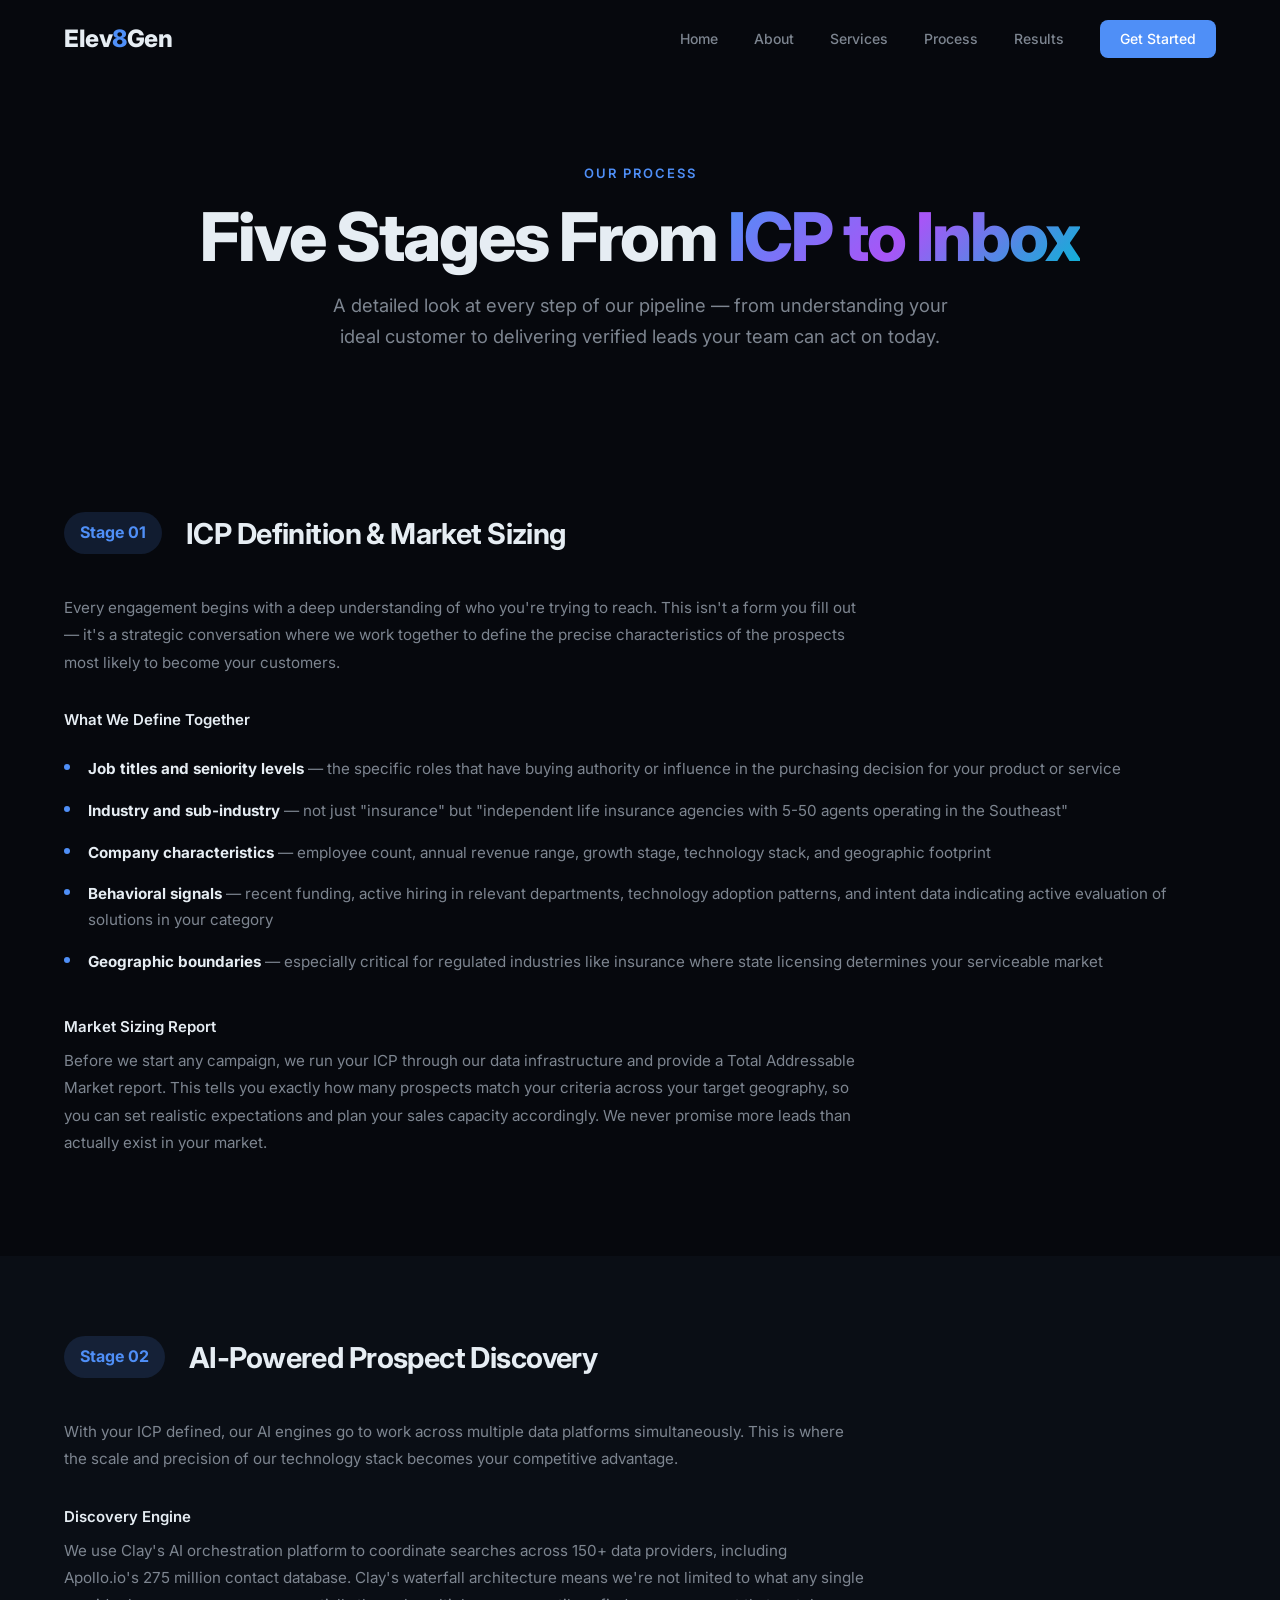
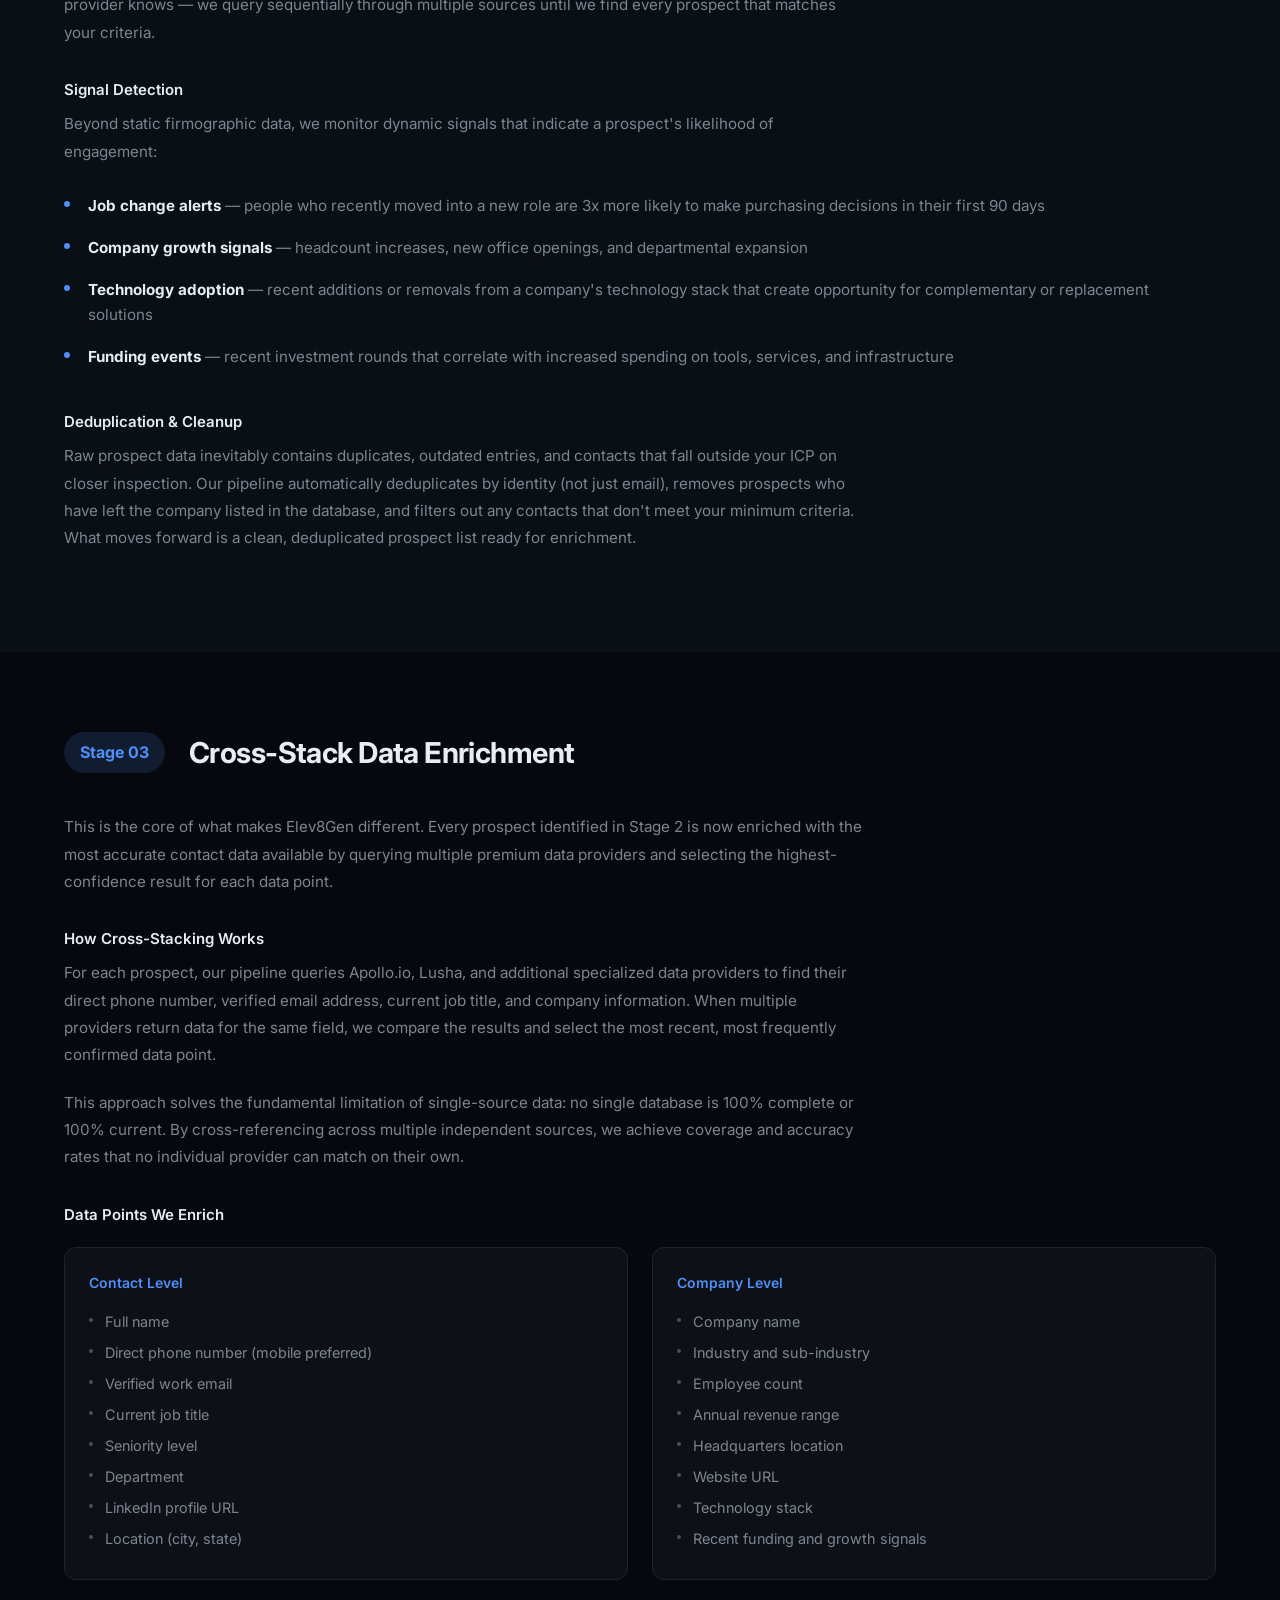
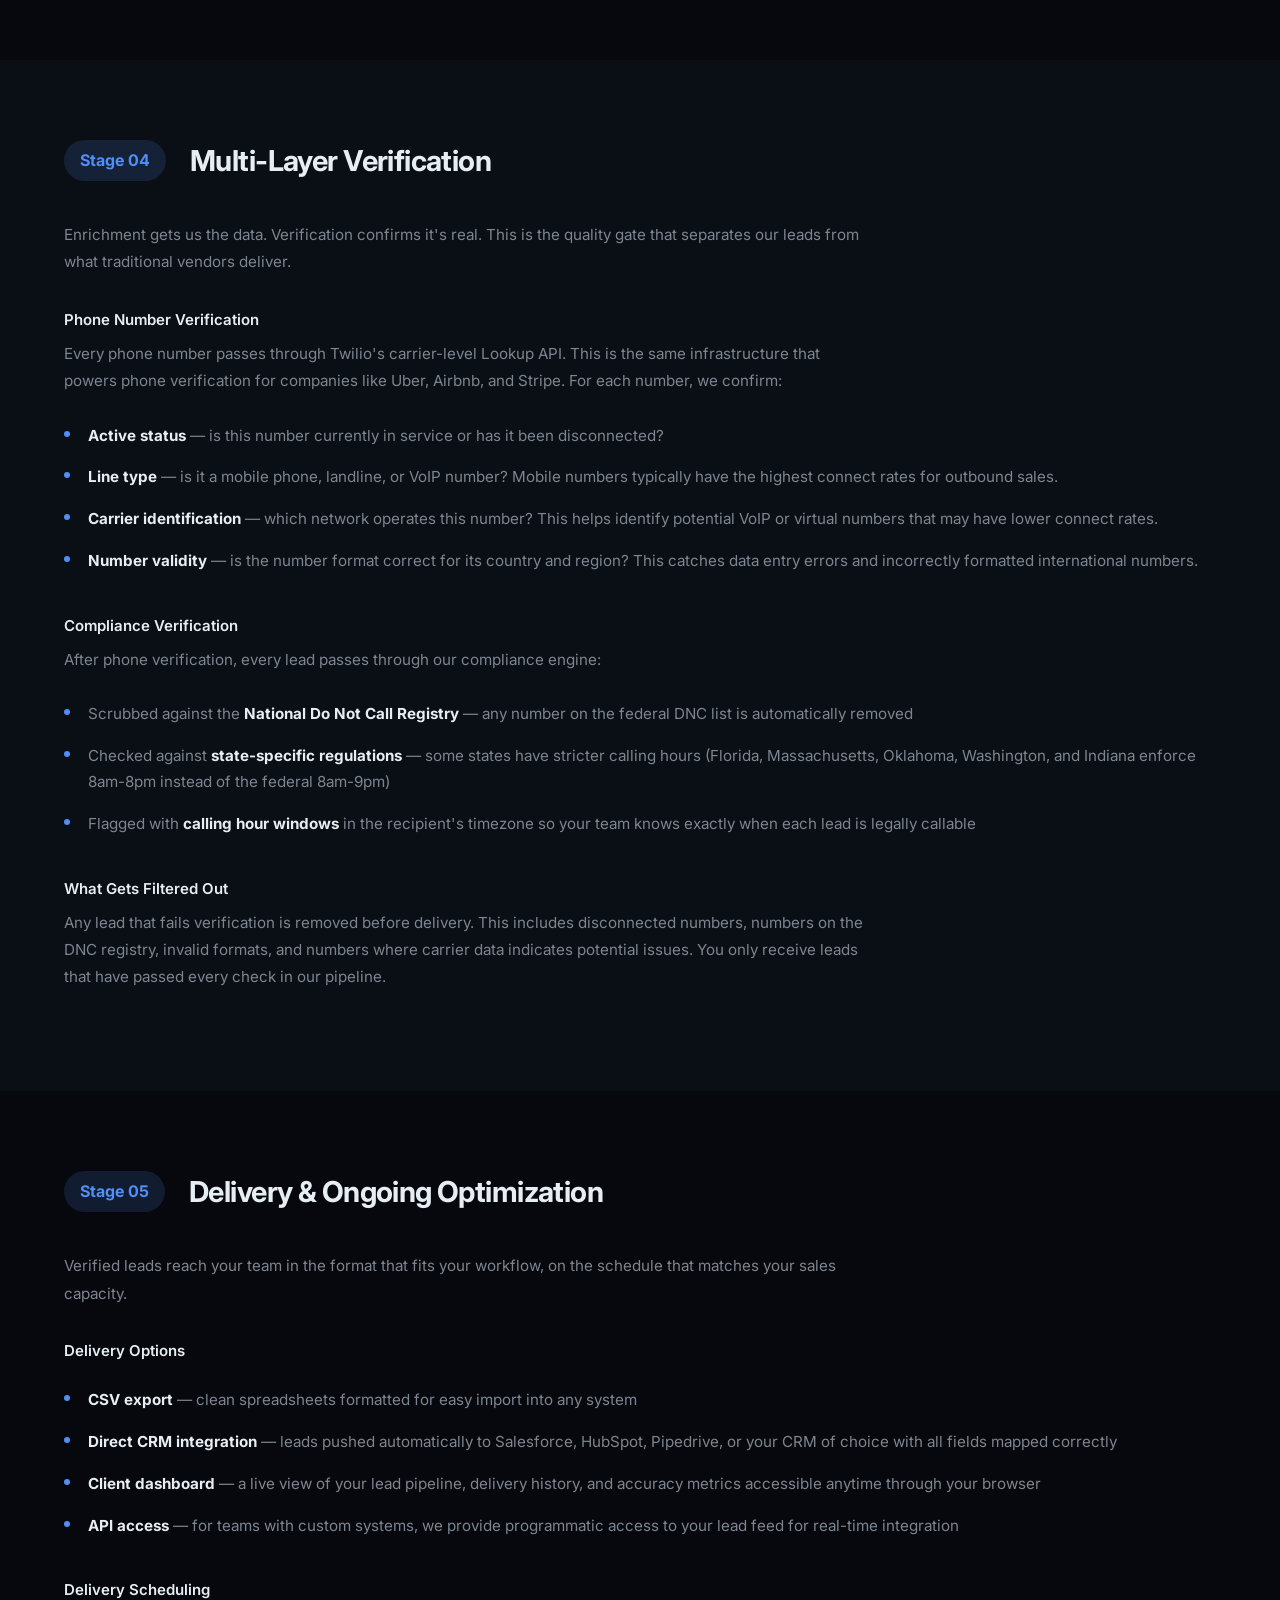
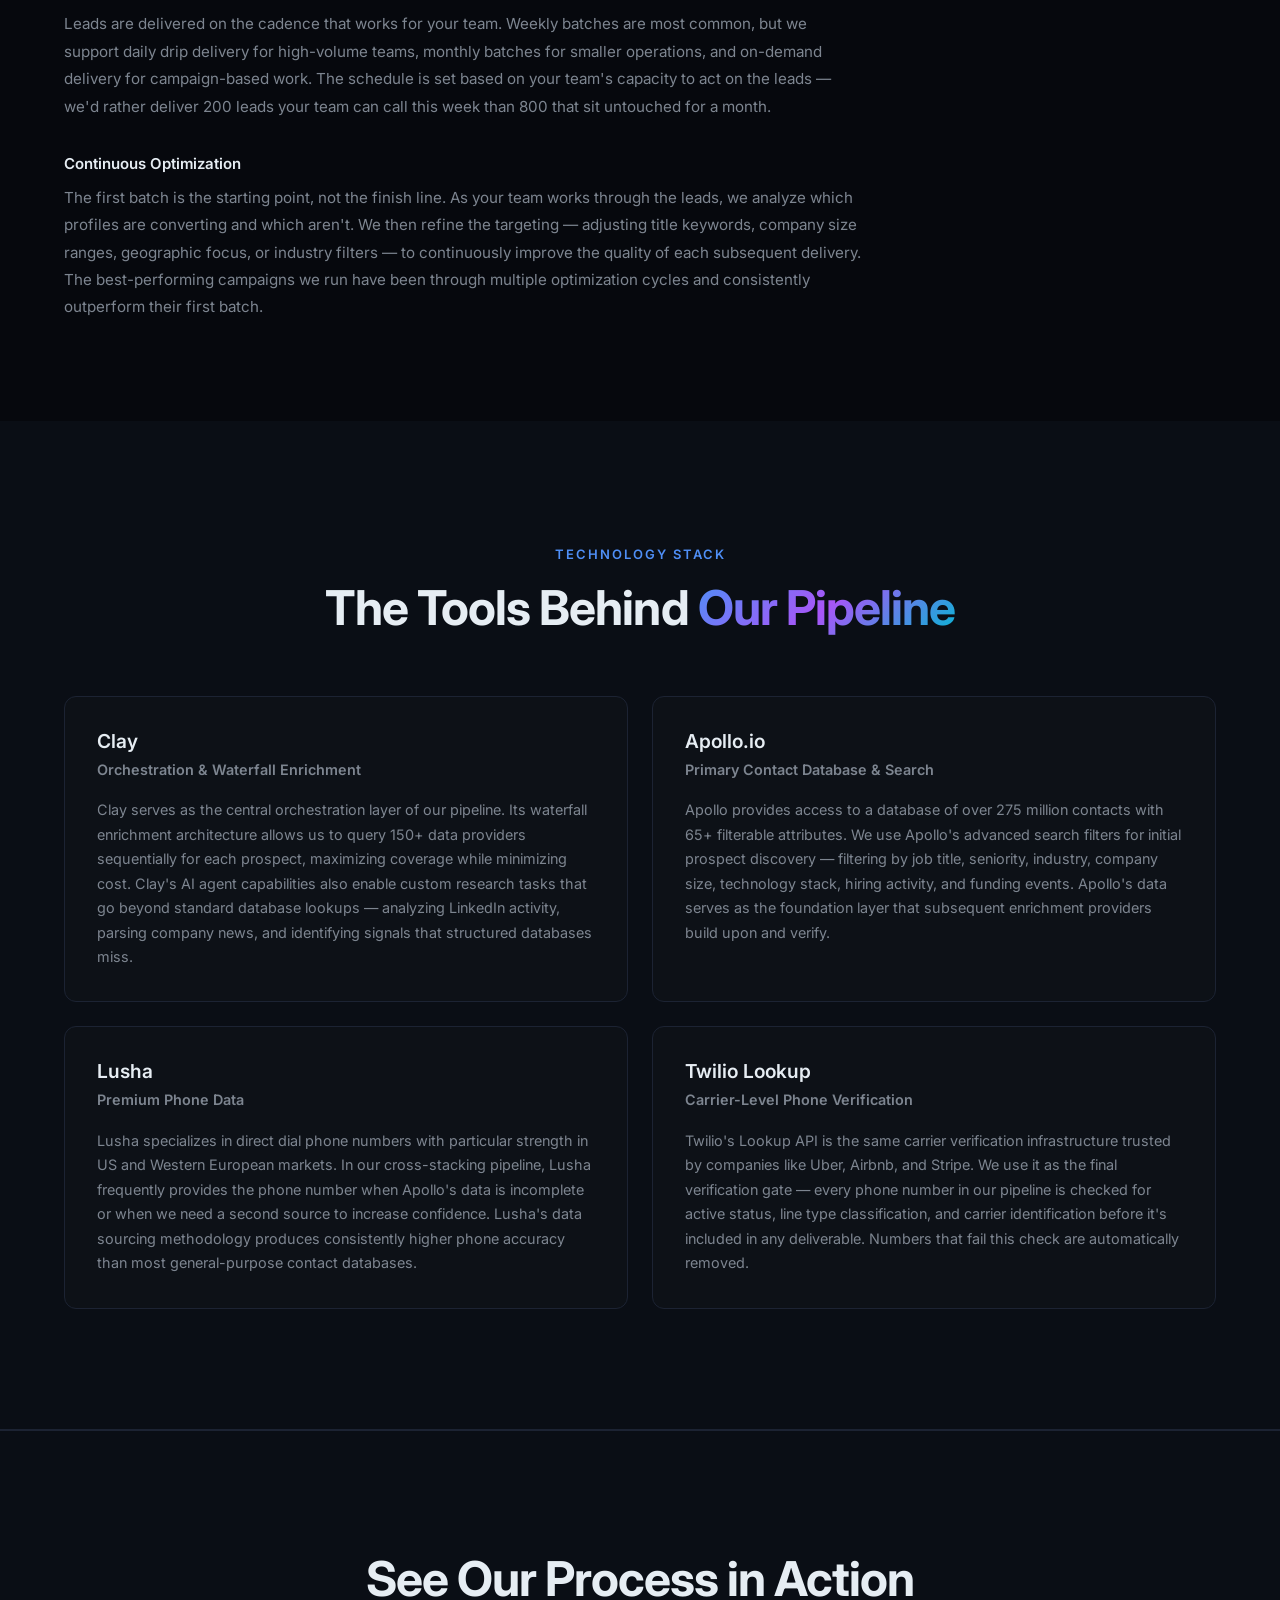
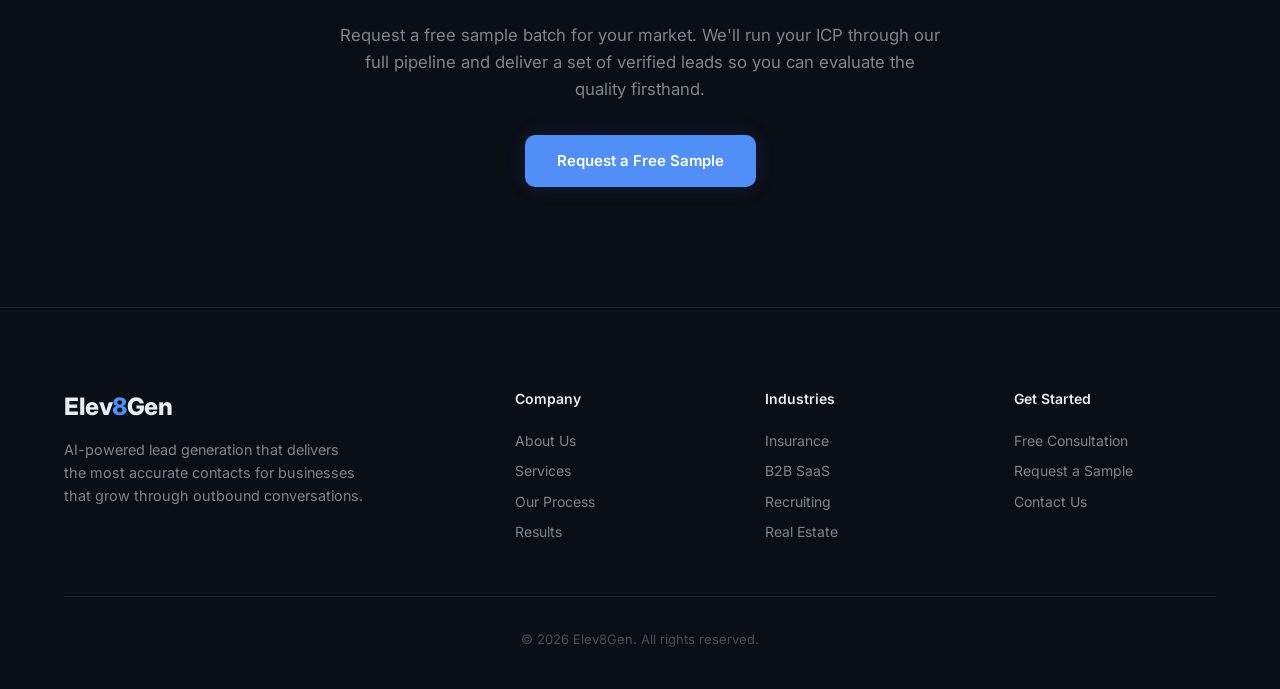
<file: process.html>
<!DOCTYPE html>
<html lang="en">
<head>
    <meta charset="UTF-8">
    <meta name="viewport" content="width=device-width, initial-scale=1.0">
    <title>Our Process — Elev8Gen</title>
    <meta name="description" content="A detailed look at Elev8Gen's 5-stage lead generation pipeline: from ICP definition through AI discovery, cross-stack enrichment, verification, and delivery.">
    <link rel="preconnect" href="https://fonts.googleapis.com">
    <link rel="preconnect" href="https://fonts.gstatic.com" crossorigin>
    <link href="https://fonts.googleapis.com/css2?family=Inter:wght@300;400;500;600;700;800;900&display=swap" rel="stylesheet">
    <link rel="stylesheet" href="style.css">
</head>
<body>

<nav class="nav" id="nav">
    <div class="nav-container">
        <a href="index.html" class="logo">Elev<span class="accent">8</span>Gen</a>
        <div class="nav-links" id="navLinks">
            <a href="index.html">Home</a>
            <a href="about.html">About</a>
            <a href="services.html">Services</a>
            <a href="process.html" class="active">Process</a>
            <a href="results.html">Results</a>
            <a href="contact.html" class="nav-cta">Get Started</a>
        </div>
        <button class="menu-toggle" id="menuToggle" aria-label="Toggle menu">
            <span></span><span></span><span></span>
        </button>
    </div>
</nav>

<section class="page-header">
    <div class="container">
        <span class="section-tag">Our Process</span>
        <h1>Five Stages From <span class="gradient-text">ICP to Inbox</span></h1>
        <p class="page-header-sub">A detailed look at every step of our pipeline — from understanding your ideal customer to delivering verified leads your team can act on today.</p>
    </div>
</section>

<!-- Stage 1 -->
<section class="process-stage">
    <div class="container">
        <div class="stage-header">
            <div class="stage-number">Stage 01</div>
            <h2>ICP Definition & Market Sizing</h2>
        </div>
        <div class="stage-content">
            <div class="stage-text">
                <p>Every engagement begins with a deep understanding of who you're trying to reach. This isn't a form you fill out — it's a strategic conversation where we work together to define the precise characteristics of the prospects most likely to become your customers.</p>
                <h4>What We Define Together</h4>
                <ul class="styled-list">
                    <li><strong>Job titles and seniority levels</strong> — the specific roles that have buying authority or influence in the purchasing decision for your product or service</li>
                    <li><strong>Industry and sub-industry</strong> — not just "insurance" but "independent life insurance agencies with 5-50 agents operating in the Southeast"</li>
                    <li><strong>Company characteristics</strong> — employee count, annual revenue range, growth stage, technology stack, and geographic footprint</li>
                    <li><strong>Behavioral signals</strong> — recent funding, active hiring in relevant departments, technology adoption patterns, and intent data indicating active evaluation of solutions in your category</li>
                    <li><strong>Geographic boundaries</strong> — especially critical for regulated industries like insurance where state licensing determines your serviceable market</li>
                </ul>
                <h4>Market Sizing Report</h4>
                <p>Before we start any campaign, we run your ICP through our data infrastructure and provide a Total Addressable Market report. This tells you exactly how many prospects match your criteria across your target geography, so you can set realistic expectations and plan your sales capacity accordingly. We never promise more leads than actually exist in your market.</p>
            </div>
        </div>
    </div>
</section>

<!-- Stage 2 -->
<section class="process-stage alt-bg">
    <div class="container">
        <div class="stage-header">
            <div class="stage-number">Stage 02</div>
            <h2>AI-Powered Prospect Discovery</h2>
        </div>
        <div class="stage-content">
            <div class="stage-text">
                <p>With your ICP defined, our AI engines go to work across multiple data platforms simultaneously. This is where the scale and precision of our technology stack becomes your competitive advantage.</p>
                <h4>Discovery Engine</h4>
                <p>We use Clay's AI orchestration platform to coordinate searches across 150+ data providers, including Apollo.io's 275 million contact database. Clay's waterfall architecture means we're not limited to what any single provider knows — we query sequentially through multiple sources until we find every prospect that matches your criteria.</p>
                <h4>Signal Detection</h4>
                <p>Beyond static firmographic data, we monitor dynamic signals that indicate a prospect's likelihood of engagement:</p>
                <ul class="styled-list">
                    <li><strong>Job change alerts</strong> — people who recently moved into a new role are 3x more likely to make purchasing decisions in their first 90 days</li>
                    <li><strong>Company growth signals</strong> — headcount increases, new office openings, and departmental expansion</li>
                    <li><strong>Technology adoption</strong> — recent additions or removals from a company's technology stack that create opportunity for complementary or replacement solutions</li>
                    <li><strong>Funding events</strong> — recent investment rounds that correlate with increased spending on tools, services, and infrastructure</li>
                </ul>
                <h4>Deduplication & Cleanup</h4>
                <p>Raw prospect data inevitably contains duplicates, outdated entries, and contacts that fall outside your ICP on closer inspection. Our pipeline automatically deduplicates by identity (not just email), removes prospects who have left the company listed in the database, and filters out any contacts that don't meet your minimum criteria. What moves forward is a clean, deduplicated prospect list ready for enrichment.</p>
            </div>
        </div>
    </div>
</section>

<!-- Stage 3 -->
<section class="process-stage">
    <div class="container">
        <div class="stage-header">
            <div class="stage-number">Stage 03</div>
            <h2>Cross-Stack Data Enrichment</h2>
        </div>
        <div class="stage-content">
            <div class="stage-text">
                <p>This is the core of what makes Elev8Gen different. Every prospect identified in Stage 2 is now enriched with the most accurate contact data available by querying multiple premium data providers and selecting the highest-confidence result for each data point.</p>
                <h4>How Cross-Stacking Works</h4>
                <p>For each prospect, our pipeline queries Apollo.io, Lusha, and additional specialized data providers to find their direct phone number, verified email address, current job title, and company information. When multiple providers return data for the same field, we compare the results and select the most recent, most frequently confirmed data point.</p>
                <p>This approach solves the fundamental limitation of single-source data: no single database is 100% complete or 100% current. By cross-referencing across multiple independent sources, we achieve coverage and accuracy rates that no individual provider can match on their own.</p>
                <h4>Data Points We Enrich</h4>
                <div class="data-points-grid">
                    <div class="data-point-group">
                        <h5>Contact Level</h5>
                        <ul>
                            <li>Full name</li>
                            <li>Direct phone number (mobile preferred)</li>
                            <li>Verified work email</li>
                            <li>Current job title</li>
                            <li>Seniority level</li>
                            <li>Department</li>
                            <li>LinkedIn profile URL</li>
                            <li>Location (city, state)</li>
                        </ul>
                    </div>
                    <div class="data-point-group">
                        <h5>Company Level</h5>
                        <ul>
                            <li>Company name</li>
                            <li>Industry and sub-industry</li>
                            <li>Employee count</li>
                            <li>Annual revenue range</li>
                            <li>Headquarters location</li>
                            <li>Website URL</li>
                            <li>Technology stack</li>
                            <li>Recent funding and growth signals</li>
                        </ul>
                    </div>
                </div>
            </div>
        </div>
    </div>
</section>

<!-- Stage 4 -->
<section class="process-stage alt-bg">
    <div class="container">
        <div class="stage-header">
            <div class="stage-number">Stage 04</div>
            <h2>Multi-Layer Verification</h2>
        </div>
        <div class="stage-content">
            <div class="stage-text">
                <p>Enrichment gets us the data. Verification confirms it's real. This is the quality gate that separates our leads from what traditional vendors deliver.</p>
                <h4>Phone Number Verification</h4>
                <p>Every phone number passes through Twilio's carrier-level Lookup API. This is the same infrastructure that powers phone verification for companies like Uber, Airbnb, and Stripe. For each number, we confirm:</p>
                <ul class="styled-list">
                    <li><strong>Active status</strong> — is this number currently in service or has it been disconnected?</li>
                    <li><strong>Line type</strong> — is it a mobile phone, landline, or VoIP number? Mobile numbers typically have the highest connect rates for outbound sales.</li>
                    <li><strong>Carrier identification</strong> — which network operates this number? This helps identify potential VoIP or virtual numbers that may have lower connect rates.</li>
                    <li><strong>Number validity</strong> — is the number format correct for its country and region? This catches data entry errors and incorrectly formatted international numbers.</li>
                </ul>
                <h4>Compliance Verification</h4>
                <p>After phone verification, every lead passes through our compliance engine:</p>
                <ul class="styled-list">
                    <li>Scrubbed against the <strong>National Do Not Call Registry</strong> — any number on the federal DNC list is automatically removed</li>
                    <li>Checked against <strong>state-specific regulations</strong> — some states have stricter calling hours (Florida, Massachusetts, Oklahoma, Washington, and Indiana enforce 8am-8pm instead of the federal 8am-9pm)</li>
                    <li>Flagged with <strong>calling hour windows</strong> in the recipient's timezone so your team knows exactly when each lead is legally callable</li>
                </ul>
                <h4>What Gets Filtered Out</h4>
                <p>Any lead that fails verification is removed before delivery. This includes disconnected numbers, numbers on the DNC registry, invalid formats, and numbers where carrier data indicates potential issues. You only receive leads that have passed every check in our pipeline.</p>
            </div>
        </div>
    </div>
</section>

<!-- Stage 5 -->
<section class="process-stage">
    <div class="container">
        <div class="stage-header">
            <div class="stage-number">Stage 05</div>
            <h2>Delivery & Ongoing Optimization</h2>
        </div>
        <div class="stage-content">
            <div class="stage-text">
                <p>Verified leads reach your team in the format that fits your workflow, on the schedule that matches your sales capacity.</p>
                <h4>Delivery Options</h4>
                <ul class="styled-list">
                    <li><strong>CSV export</strong> — clean spreadsheets formatted for easy import into any system</li>
                    <li><strong>Direct CRM integration</strong> — leads pushed automatically to Salesforce, HubSpot, Pipedrive, or your CRM of choice with all fields mapped correctly</li>
                    <li><strong>Client dashboard</strong> — a live view of your lead pipeline, delivery history, and accuracy metrics accessible anytime through your browser</li>
                    <li><strong>API access</strong> — for teams with custom systems, we provide programmatic access to your lead feed for real-time integration</li>
                </ul>
                <h4>Delivery Scheduling</h4>
                <p>Leads are delivered on the cadence that works for your team. Weekly batches are most common, but we support daily drip delivery for high-volume teams, monthly batches for smaller operations, and on-demand delivery for campaign-based work. The schedule is set based on your team's capacity to act on the leads — we'd rather deliver 200 leads your team can call this week than 800 that sit untouched for a month.</p>
                <h4>Continuous Optimization</h4>
                <p>The first batch is the starting point, not the finish line. As your team works through the leads, we analyze which profiles are converting and which aren't. We then refine the targeting — adjusting title keywords, company size ranges, geographic focus, or industry filters — to continuously improve the quality of each subsequent delivery. The best-performing campaigns we run have been through multiple optimization cycles and consistently outperform their first batch.</p>
            </div>
        </div>
    </div>
</section>

<!-- Tech Stack -->
<section class="content-section alt-bg">
    <div class="container">
        <div class="section-header">
            <span class="section-tag">Technology Stack</span>
            <h2>The Tools Behind <span class="gradient-text">Our Pipeline</span></h2>
        </div>
        <div class="tech-detail-grid">
            <div class="tech-detail-card">
                <h3>Clay</h3>
                <p class="tech-role">Orchestration & Waterfall Enrichment</p>
                <p>Clay serves as the central orchestration layer of our pipeline. Its waterfall enrichment architecture allows us to query 150+ data providers sequentially for each prospect, maximizing coverage while minimizing cost. Clay's AI agent capabilities also enable custom research tasks that go beyond standard database lookups — analyzing LinkedIn activity, parsing company news, and identifying signals that structured databases miss.</p>
            </div>
            <div class="tech-detail-card">
                <h3>Apollo.io</h3>
                <p class="tech-role">Primary Contact Database & Search</p>
                <p>Apollo provides access to a database of over 275 million contacts with 65+ filterable attributes. We use Apollo's advanced search filters for initial prospect discovery — filtering by job title, seniority, industry, company size, technology stack, hiring activity, and funding events. Apollo's data serves as the foundation layer that subsequent enrichment providers build upon and verify.</p>
            </div>
            <div class="tech-detail-card">
                <h3>Lusha</h3>
                <p class="tech-role">Premium Phone Data</p>
                <p>Lusha specializes in direct dial phone numbers with particular strength in US and Western European markets. In our cross-stacking pipeline, Lusha frequently provides the phone number when Apollo's data is incomplete or when we need a second source to increase confidence. Lusha's data sourcing methodology produces consistently higher phone accuracy than most general-purpose contact databases.</p>
            </div>
            <div class="tech-detail-card">
                <h3>Twilio Lookup</h3>
                <p class="tech-role">Carrier-Level Phone Verification</p>
                <p>Twilio's Lookup API is the same carrier verification infrastructure trusted by companies like Uber, Airbnb, and Stripe. We use it as the final verification gate — every phone number in our pipeline is checked for active status, line type classification, and carrier identification before it's included in any deliverable. Numbers that fail this check are automatically removed.</p>
            </div>
        </div>
    </div>
</section>

<section class="page-cta">
    <div class="container">
        <div class="page-cta-content">
            <h2>See Our Process in Action</h2>
            <p>Request a free sample batch for your market. We'll run your ICP through our full pipeline and deliver a set of verified leads so you can evaluate the quality firsthand.</p>
            <a href="contact.html" class="btn btn-primary">Request a Free Sample</a>
        </div>
    </div>
</section>

<footer class="footer">
    <div class="container">
        <div class="footer-grid">
            <div class="footer-brand">
                <a href="index.html" class="logo">Elev<span class="accent">8</span>Gen</a>
                <p>AI-powered lead generation that delivers the most accurate contacts for businesses that grow through outbound conversations.</p>
            </div>
            <div class="footer-links"><h4>Company</h4><a href="about.html">About Us</a><a href="services.html">Services</a><a href="process.html">Our Process</a><a href="results.html">Results</a></div>
            <div class="footer-links"><h4>Industries</h4><a href="services.html">Insurance</a><a href="services.html">B2B SaaS</a><a href="services.html">Recruiting</a><a href="services.html">Real Estate</a></div>
            <div class="footer-links"><h4>Get Started</h4><a href="contact.html">Free Consultation</a><a href="contact.html">Request a Sample</a><a href="contact.html">Contact Us</a></div>
        </div>
        <div class="footer-bottom"><p>&copy; 2026 Elev8Gen. All rights reserved.</p></div>
    </div>
</footer>
<script src="main.js"></script>
</body>
</html>
</file>
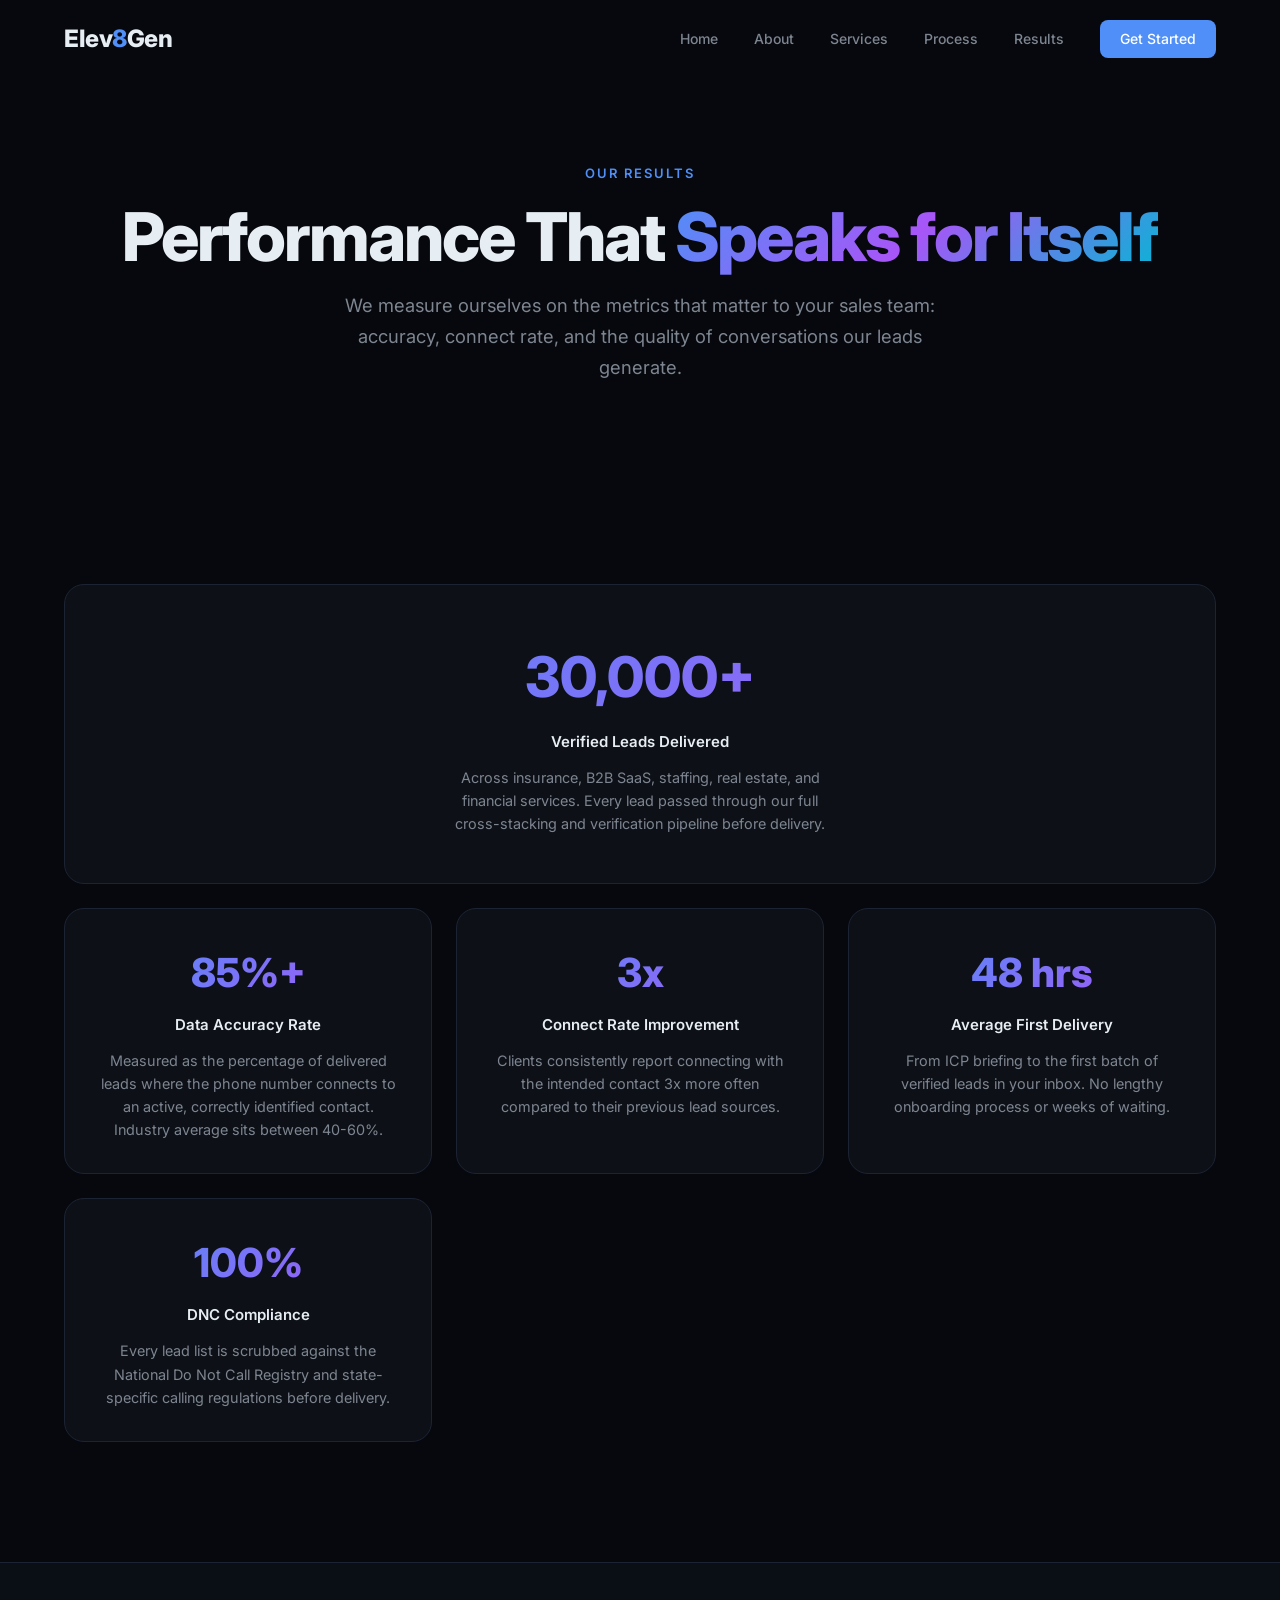
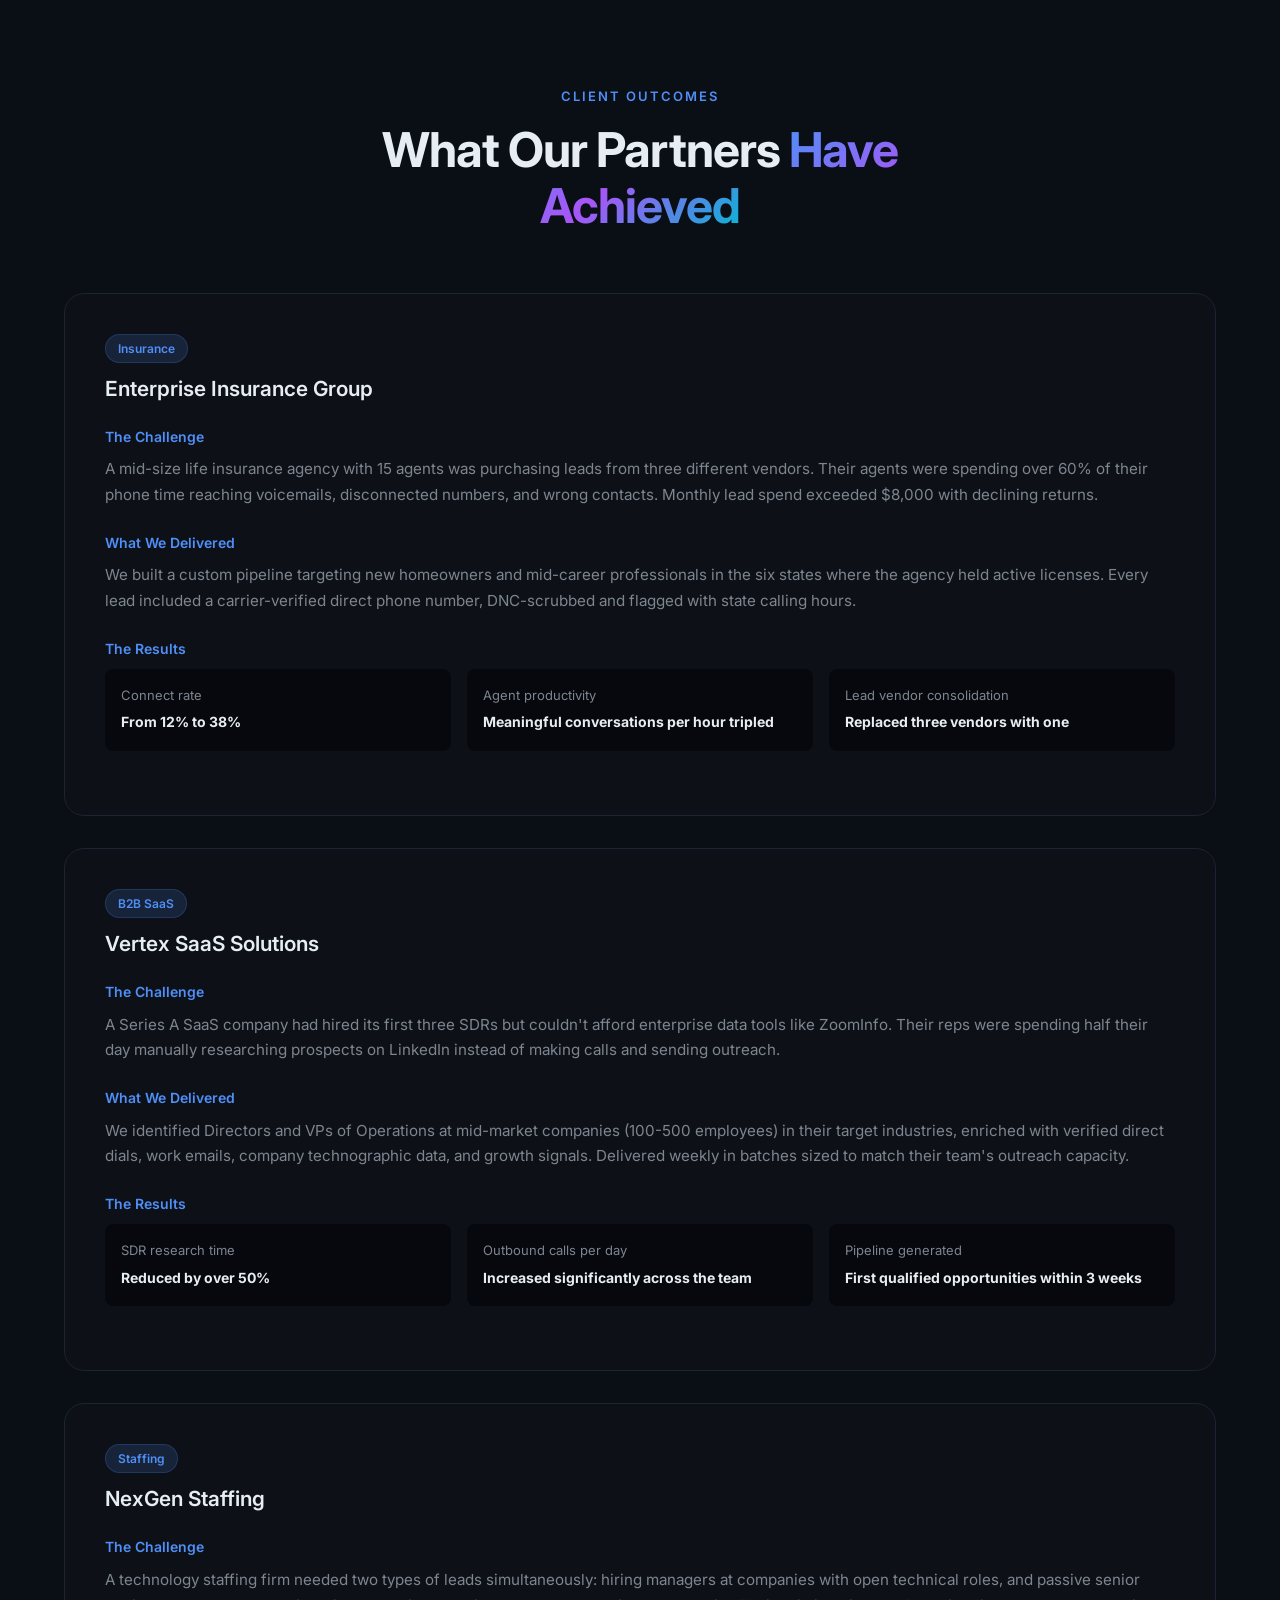
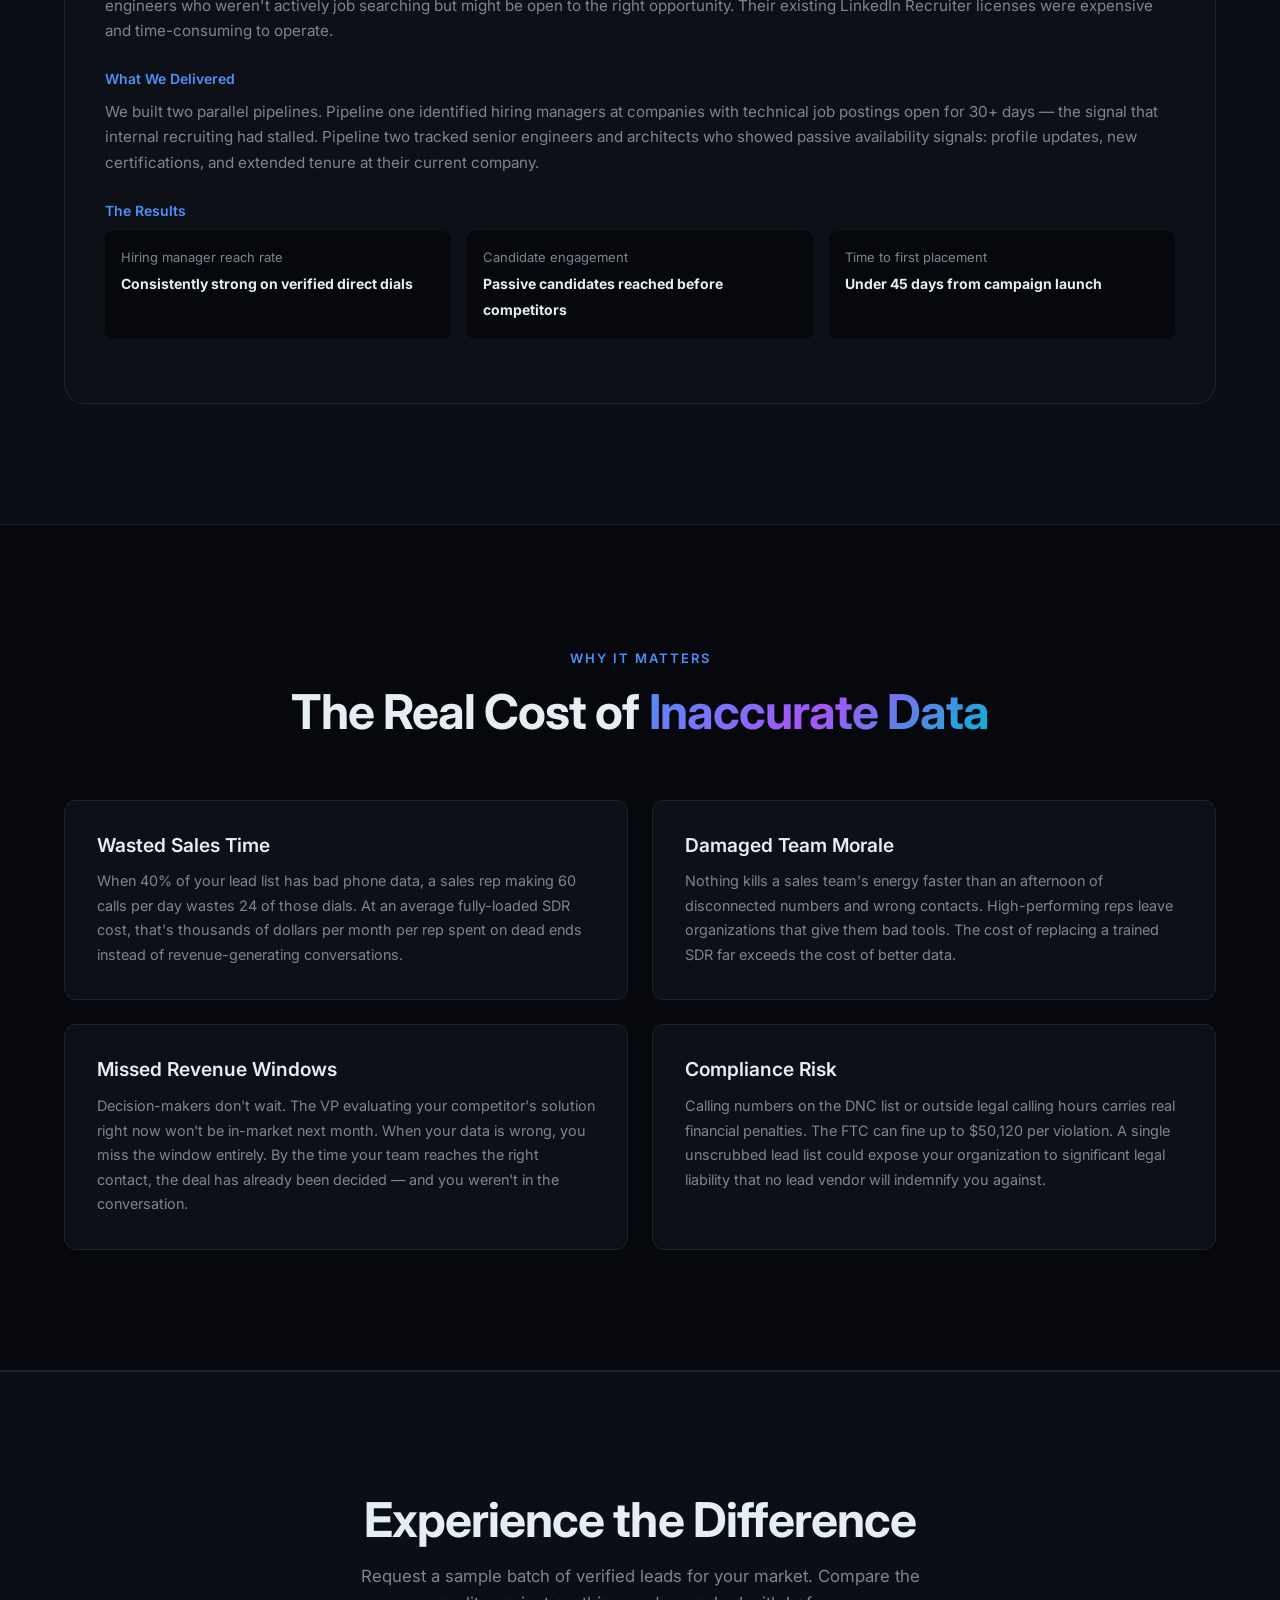
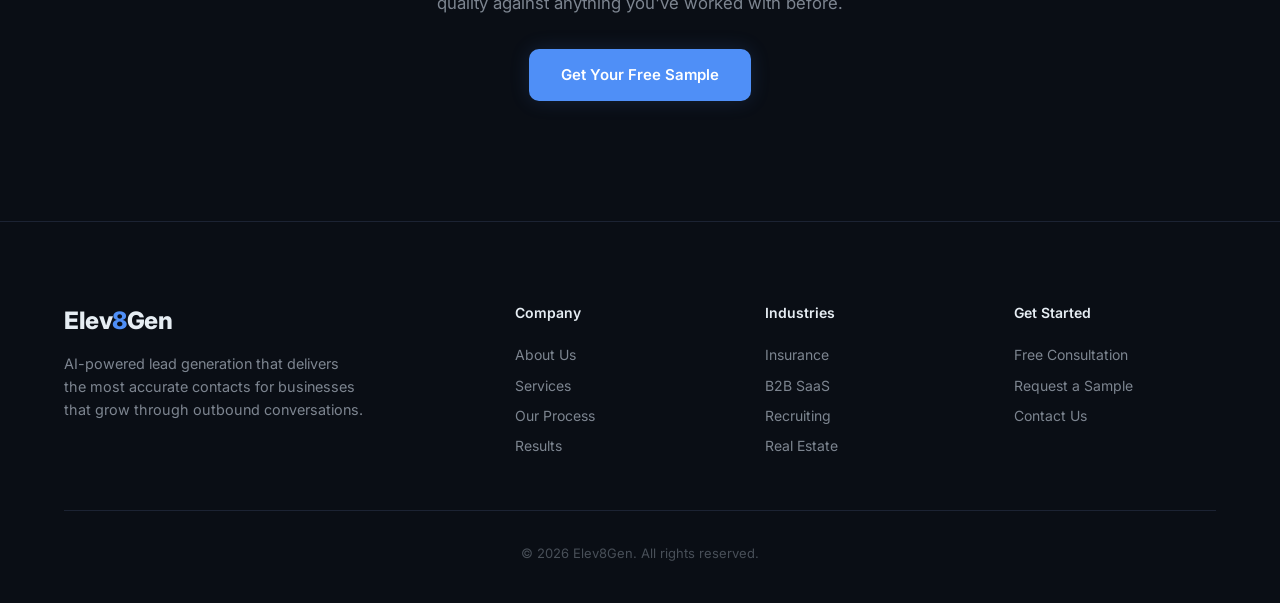
<file: results.html>
<!DOCTYPE html>
<html lang="en">
<head>
    <meta charset="UTF-8">
    <meta name="viewport" content="width=device-width, initial-scale=1.0">
    <title>Results — Elev8Gen</title>
    <meta name="description" content="30,000+ verified leads delivered. See the metrics, client outcomes, and case studies that demonstrate Elev8Gen's lead generation performance.">
    <link rel="preconnect" href="https://fonts.googleapis.com">
    <link rel="preconnect" href="https://fonts.gstatic.com" crossorigin>
    <link href="https://fonts.googleapis.com/css2?family=Inter:wght@300;400;500;600;700;800;900&display=swap" rel="stylesheet">
    <link rel="stylesheet" href="style.css">
</head>
<body>

<nav class="nav" id="nav">
    <div class="nav-container">
        <a href="index.html" class="logo">Elev<span class="accent">8</span>Gen</a>
        <div class="nav-links" id="navLinks">
            <a href="index.html">Home</a>
            <a href="about.html">About</a>
            <a href="services.html">Services</a>
            <a href="process.html">Process</a>
            <a href="results.html" class="active">Results</a>
            <a href="contact.html" class="nav-cta">Get Started</a>
        </div>
        <button class="menu-toggle" id="menuToggle" aria-label="Toggle menu">
            <span></span><span></span><span></span>
        </button>
    </div>
</nav>

<section class="page-header">
    <div class="container">
        <span class="section-tag">Our Results</span>
        <h1>Performance That <span class="gradient-text">Speaks for Itself</span></h1>
        <p class="page-header-sub">We measure ourselves on the metrics that matter to your sales team: accuracy, connect rate, and the quality of conversations our leads generate.</p>
    </div>
</section>

<!-- Key Metrics -->
<section class="content-section">
    <div class="container">
        <div class="metrics-grid">
            <div class="metric-card large-metric">
                <div class="metric-number">30,000+</div>
                <div class="metric-label">Verified Leads Delivered</div>
                <p>Across insurance, B2B SaaS, staffing, real estate, and financial services. Every lead passed through our full cross-stacking and verification pipeline before delivery.</p>
            </div>
            <div class="metric-card">
                <div class="metric-number">85%+</div>
                <div class="metric-label">Data Accuracy Rate</div>
                <p>Measured as the percentage of delivered leads where the phone number connects to an active, correctly identified contact. Industry average sits between 40-60%.</p>
            </div>
            <div class="metric-card">
                <div class="metric-number">3x</div>
                <div class="metric-label">Connect Rate Improvement</div>
                <p>Clients consistently report connecting with the intended contact 3x more often compared to their previous lead sources.</p>
            </div>
            <div class="metric-card">
                <div class="metric-number">48 hrs</div>
                <div class="metric-label">Average First Delivery</div>
                <p>From ICP briefing to the first batch of verified leads in your inbox. No lengthy onboarding process or weeks of waiting.</p>
            </div>
            <div class="metric-card">
                <div class="metric-number">100%</div>
                <div class="metric-label">DNC Compliance</div>
                <p>Every lead list is scrubbed against the National Do Not Call Registry and state-specific calling regulations before delivery.</p>
            </div>
        </div>
    </div>
</section>

<!-- Client Outcomes -->
<section class="content-section alt-bg">
    <div class="container">
        <div class="section-header">
            <span class="section-tag">Client Outcomes</span>
            <h2>What Our Partners <span class="gradient-text">Have Achieved</span></h2>
        </div>
        <div class="outcomes-grid">
            <div class="outcome-card">
                <div class="outcome-industry">Insurance</div>
                <h3>Enterprise Insurance Group</h3>
                <div class="outcome-challenge">
                    <h4>The Challenge</h4>
                    <p>A mid-size life insurance agency with 15 agents was purchasing leads from three different vendors. Their agents were spending over 60% of their phone time reaching voicemails, disconnected numbers, and wrong contacts. Monthly lead spend exceeded $8,000 with declining returns.</p>
                </div>
                <div class="outcome-solution">
                    <h4>What We Delivered</h4>
                    <p>We built a custom pipeline targeting new homeowners and mid-career professionals in the six states where the agency held active licenses. Every lead included a carrier-verified direct phone number, DNC-scrubbed and flagged with state calling hours.</p>
                </div>
                <div class="outcome-results">
                    <h4>The Results</h4>
                    <div class="outcome-stats">
                        <div class="outcome-stat">
                            <span>Connect rate</span>
                            <strong>From 12% to 38%</strong>
                        </div>
                        <div class="outcome-stat">
                            <span>Agent productivity</span>
                            <strong>Meaningful conversations per hour tripled</strong>
                        </div>
                        <div class="outcome-stat">
                            <span>Lead vendor consolidation</span>
                            <strong>Replaced three vendors with one</strong>
                        </div>
                    </div>
                </div>
            </div>

            <div class="outcome-card">
                <div class="outcome-industry">B2B SaaS</div>
                <h3>Vertex SaaS Solutions</h3>
                <div class="outcome-challenge">
                    <h4>The Challenge</h4>
                    <p>A Series A SaaS company had hired its first three SDRs but couldn't afford enterprise data tools like ZoomInfo. Their reps were spending half their day manually researching prospects on LinkedIn instead of making calls and sending outreach.</p>
                </div>
                <div class="outcome-solution">
                    <h4>What We Delivered</h4>
                    <p>We identified Directors and VPs of Operations at mid-market companies (100-500 employees) in their target industries, enriched with verified direct dials, work emails, company technographic data, and growth signals. Delivered weekly in batches sized to match their team's outreach capacity.</p>
                </div>
                <div class="outcome-results">
                    <h4>The Results</h4>
                    <div class="outcome-stats">
                        <div class="outcome-stat">
                            <span>SDR research time</span>
                            <strong>Reduced by over 50%</strong>
                        </div>
                        <div class="outcome-stat">
                            <span>Outbound calls per day</span>
                            <strong>Increased significantly across the team</strong>
                        </div>
                        <div class="outcome-stat">
                            <span>Pipeline generated</span>
                            <strong>First qualified opportunities within 3 weeks</strong>
                        </div>
                    </div>
                </div>
            </div>

            <div class="outcome-card">
                <div class="outcome-industry">Staffing</div>
                <h3>NexGen Staffing</h3>
                <div class="outcome-challenge">
                    <h4>The Challenge</h4>
                    <p>A technology staffing firm needed two types of leads simultaneously: hiring managers at companies with open technical roles, and passive senior engineers who weren't actively job searching but might be open to the right opportunity. Their existing LinkedIn Recruiter licenses were expensive and time-consuming to operate.</p>
                </div>
                <div class="outcome-solution">
                    <h4>What We Delivered</h4>
                    <p>We built two parallel pipelines. Pipeline one identified hiring managers at companies with technical job postings open for 30+ days — the signal that internal recruiting had stalled. Pipeline two tracked senior engineers and architects who showed passive availability signals: profile updates, new certifications, and extended tenure at their current company.</p>
                </div>
                <div class="outcome-results">
                    <h4>The Results</h4>
                    <div class="outcome-stats">
                        <div class="outcome-stat">
                            <span>Hiring manager reach rate</span>
                            <strong>Consistently strong on verified direct dials</strong>
                        </div>
                        <div class="outcome-stat">
                            <span>Candidate engagement</span>
                            <strong>Passive candidates reached before competitors</strong>
                        </div>
                        <div class="outcome-stat">
                            <span>Time to first placement</span>
                            <strong>Under 45 days from campaign launch</strong>
                        </div>
                    </div>
                </div>
            </div>
        </div>
    </div>
</section>

<!-- Why Accuracy Matters -->
<section class="content-section">
    <div class="container">
        <div class="section-header">
            <span class="section-tag">Why It Matters</span>
            <h2>The Real Cost of <span class="gradient-text">Inaccurate Data</span></h2>
        </div>
        <div class="cost-grid">
            <div class="cost-card">
                <h3>Wasted Sales Time</h3>
                <p>When 40% of your lead list has bad phone data, a sales rep making 60 calls per day wastes 24 of those dials. At an average fully-loaded SDR cost, that's thousands of dollars per month per rep spent on dead ends instead of revenue-generating conversations.</p>
            </div>
            <div class="cost-card">
                <h3>Damaged Team Morale</h3>
                <p>Nothing kills a sales team's energy faster than an afternoon of disconnected numbers and wrong contacts. High-performing reps leave organizations that give them bad tools. The cost of replacing a trained SDR far exceeds the cost of better data.</p>
            </div>
            <div class="cost-card">
                <h3>Missed Revenue Windows</h3>
                <p>Decision-makers don't wait. The VP evaluating your competitor's solution right now won't be in-market next month. When your data is wrong, you miss the window entirely. By the time your team reaches the right contact, the deal has already been decided — and you weren't in the conversation.</p>
            </div>
            <div class="cost-card">
                <h3>Compliance Risk</h3>
                <p>Calling numbers on the DNC list or outside legal calling hours carries real financial penalties. The FTC can fine up to $50,120 per violation. A single unscrubbed lead list could expose your organization to significant legal liability that no lead vendor will indemnify you against.</p>
            </div>
        </div>
    </div>
</section>

<section class="page-cta">
    <div class="container">
        <div class="page-cta-content">
            <h2>Experience the Difference</h2>
            <p>Request a sample batch of verified leads for your market. Compare the quality against anything you've worked with before.</p>
            <a href="contact.html" class="btn btn-primary">Get Your Free Sample</a>
        </div>
    </div>
</section>

<footer class="footer">
    <div class="container">
        <div class="footer-grid">
            <div class="footer-brand">
                <a href="index.html" class="logo">Elev<span class="accent">8</span>Gen</a>
                <p>AI-powered lead generation that delivers the most accurate contacts for businesses that grow through outbound conversations.</p>
            </div>
            <div class="footer-links"><h4>Company</h4><a href="about.html">About Us</a><a href="services.html">Services</a><a href="process.html">Our Process</a><a href="results.html">Results</a></div>
            <div class="footer-links"><h4>Industries</h4><a href="services.html">Insurance</a><a href="services.html">B2B SaaS</a><a href="services.html">Recruiting</a><a href="services.html">Real Estate</a></div>
            <div class="footer-links"><h4>Get Started</h4><a href="contact.html">Free Consultation</a><a href="contact.html">Request a Sample</a><a href="contact.html">Contact Us</a></div>
        </div>
        <div class="footer-bottom"><p>&copy; 2026 Elev8Gen. All rights reserved.</p></div>
    </div>
</footer>
<script src="main.js"></script>
</body>
</html>
</file>
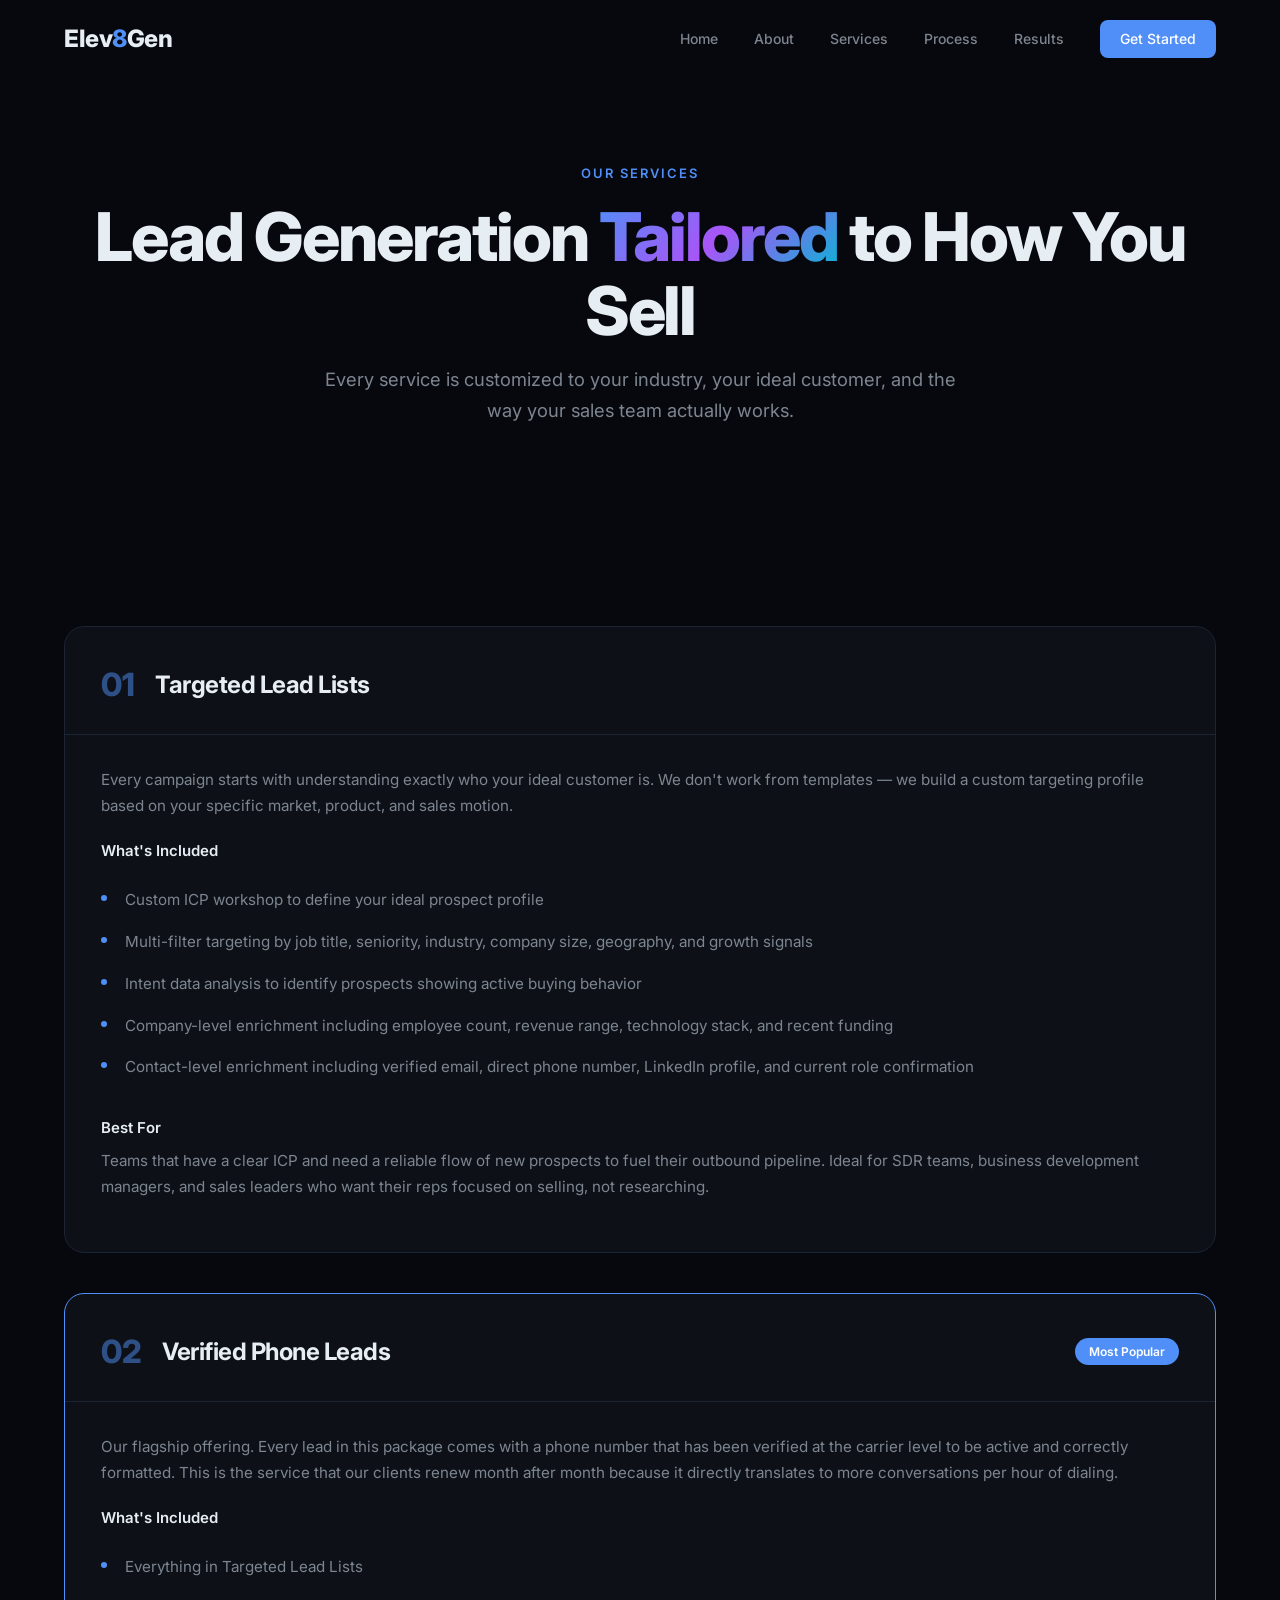
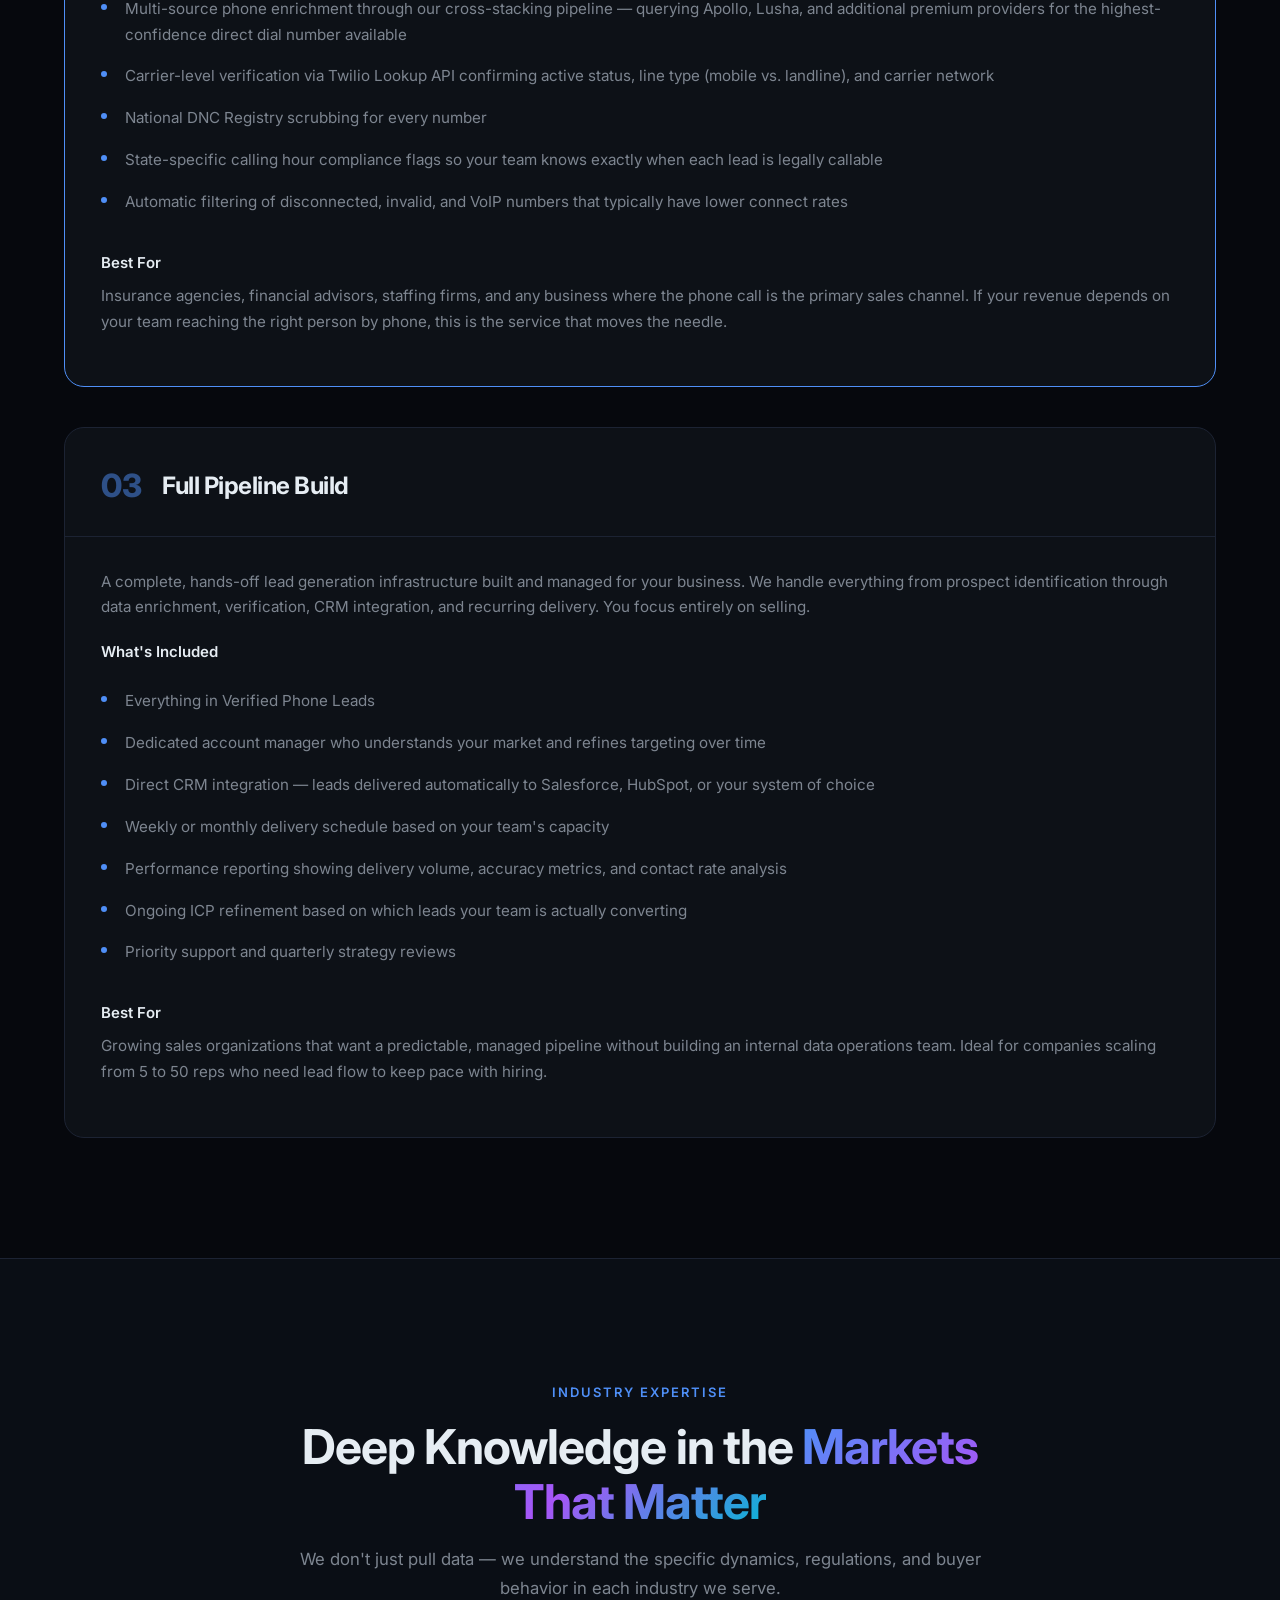
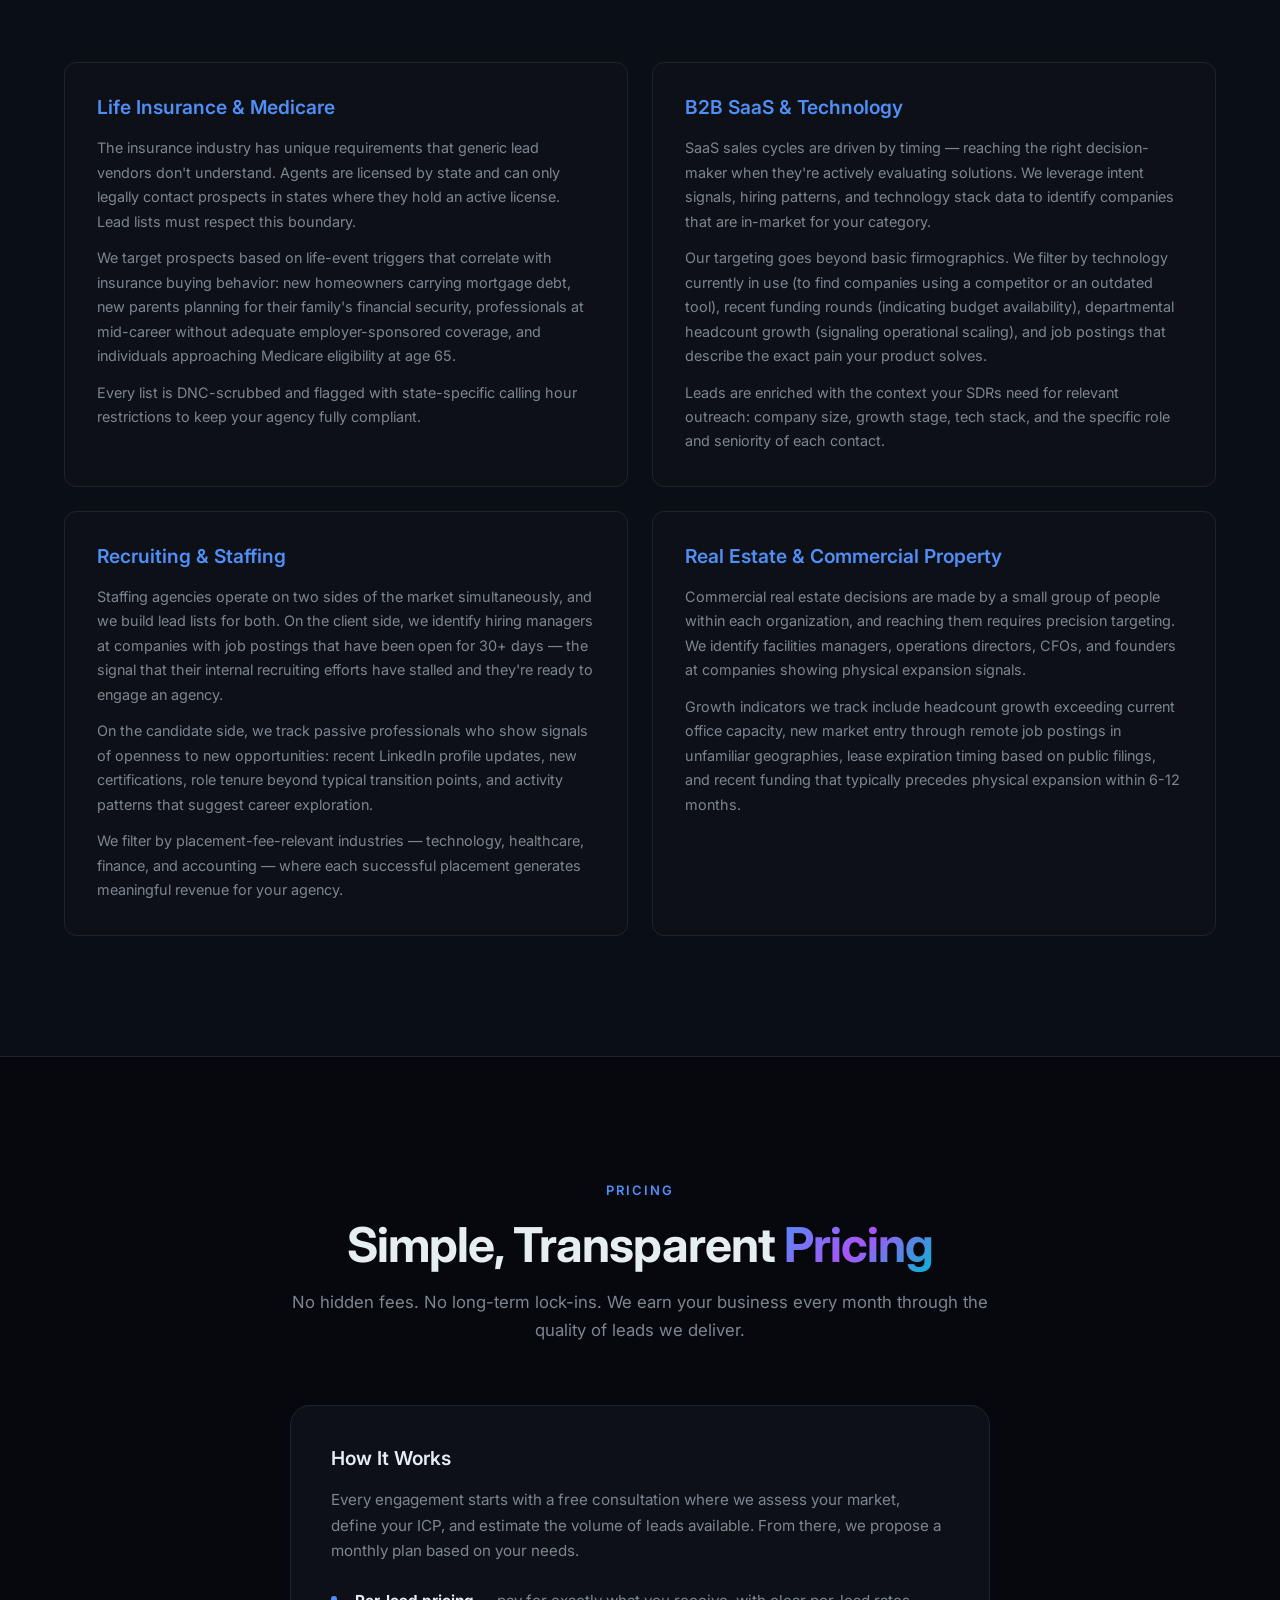
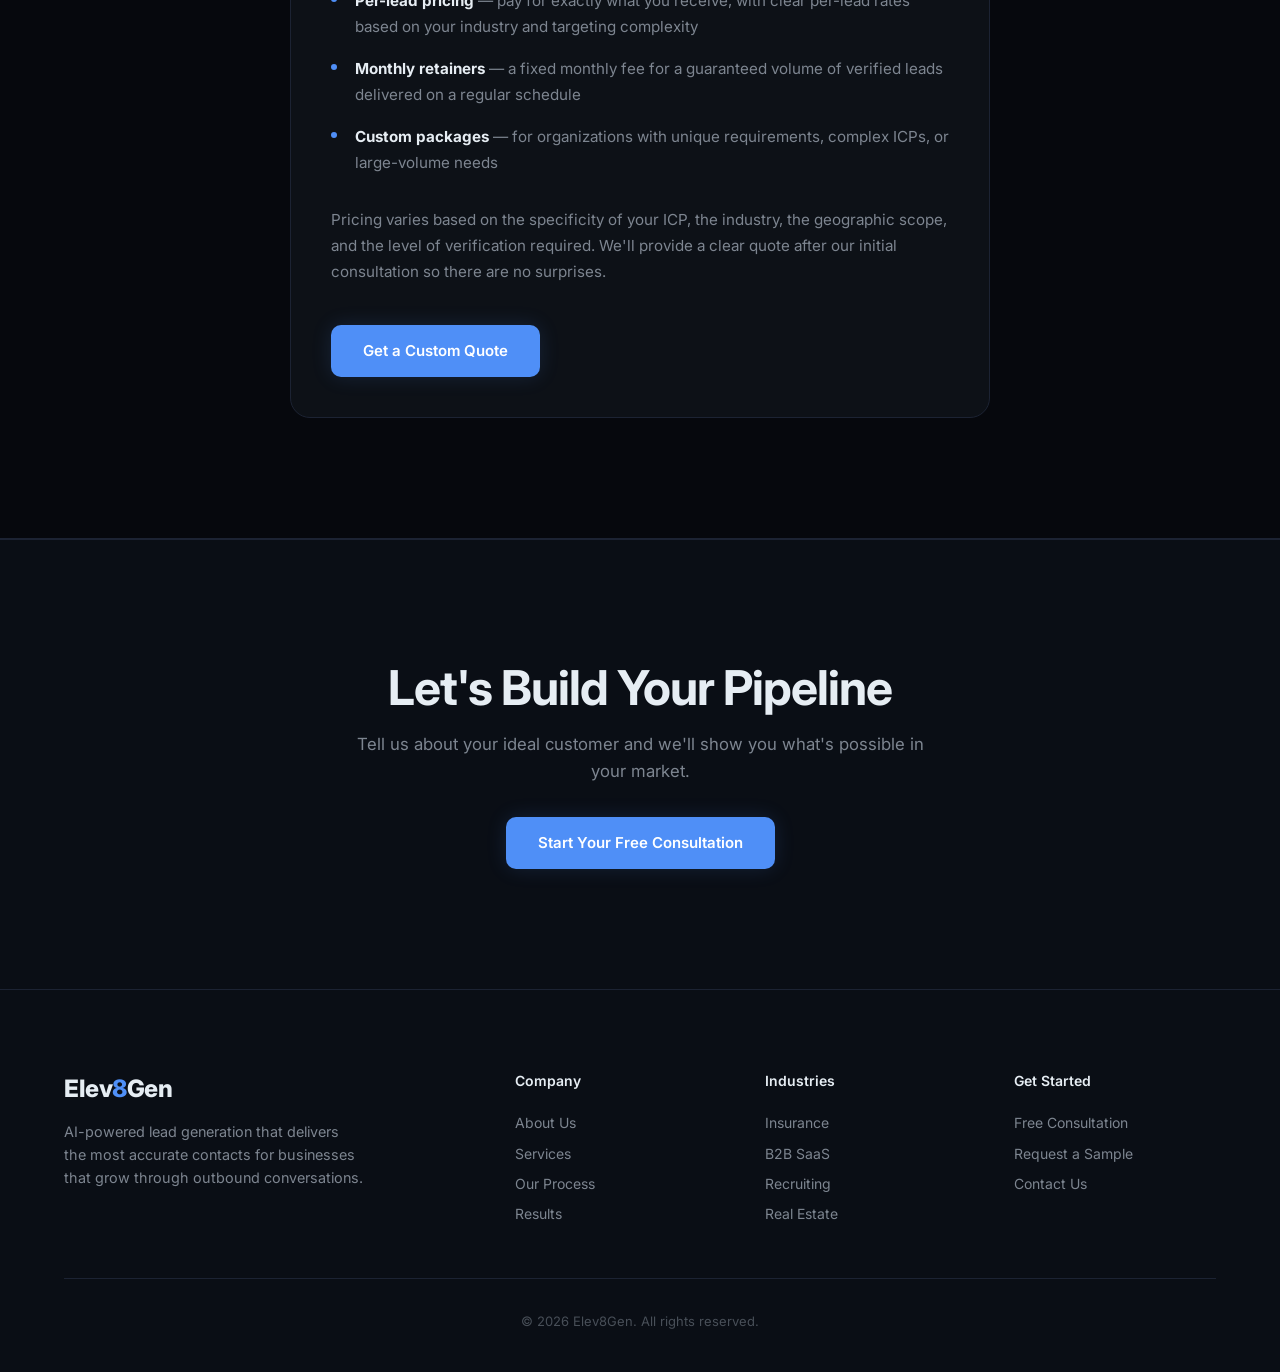
<file: services.html>
<!DOCTYPE html>
<html lang="en">
<head>
    <meta charset="UTF-8">
    <meta name="viewport" content="width=device-width, initial-scale=1.0">
    <title>Services — Elev8Gen</title>
    <meta name="description" content="From targeted lead lists to full pipeline management, Elev8Gen offers lead generation services tailored to insurance, SaaS, recruiting, real estate, and financial services.">
    <link rel="preconnect" href="https://fonts.googleapis.com">
    <link rel="preconnect" href="https://fonts.gstatic.com" crossorigin>
    <link href="https://fonts.googleapis.com/css2?family=Inter:wght@300;400;500;600;700;800;900&display=swap" rel="stylesheet">
    <link rel="stylesheet" href="style.css">
</head>
<body>

<nav class="nav" id="nav">
    <div class="nav-container">
        <a href="index.html" class="logo">Elev<span class="accent">8</span>Gen</a>
        <div class="nav-links" id="navLinks">
            <a href="index.html">Home</a>
            <a href="about.html">About</a>
            <a href="services.html" class="active">Services</a>
            <a href="process.html">Process</a>
            <a href="results.html">Results</a>
            <a href="contact.html" class="nav-cta">Get Started</a>
        </div>
        <button class="menu-toggle" id="menuToggle" aria-label="Toggle menu">
            <span></span><span></span><span></span>
        </button>
    </div>
</nav>

<section class="page-header">
    <div class="container">
        <span class="section-tag">Our Services</span>
        <h1>Lead Generation <span class="gradient-text">Tailored</span> to How You Sell</h1>
        <p class="page-header-sub">Every service is customized to your industry, your ideal customer, and the way your sales team actually works.</p>
    </div>
</section>

<!-- Core Services -->
<section class="content-section">
    <div class="container">
        <div class="services-detail-grid">
            <div class="service-detail">
                <div class="service-detail-header">
                    <div class="service-number">01</div>
                    <h2>Targeted Lead Lists</h2>
                </div>
                <div class="service-detail-body">
                    <p>Every campaign starts with understanding exactly who your ideal customer is. We don't work from templates — we build a custom targeting profile based on your specific market, product, and sales motion.</p>
                    <h4>What's Included</h4>
                    <ul class="styled-list">
                        <li>Custom ICP workshop to define your ideal prospect profile</li>
                        <li>Multi-filter targeting by job title, seniority, industry, company size, geography, and growth signals</li>
                        <li>Intent data analysis to identify prospects showing active buying behavior</li>
                        <li>Company-level enrichment including employee count, revenue range, technology stack, and recent funding</li>
                        <li>Contact-level enrichment including verified email, direct phone number, LinkedIn profile, and current role confirmation</li>
                    </ul>
                    <h4>Best For</h4>
                    <p>Teams that have a clear ICP and need a reliable flow of new prospects to fuel their outbound pipeline. Ideal for SDR teams, business development managers, and sales leaders who want their reps focused on selling, not researching.</p>
                </div>
            </div>

            <div class="service-detail featured-service">
                <div class="service-detail-header">
                    <div class="service-number">02</div>
                    <h2>Verified Phone Leads</h2>
                    <span class="service-popular">Most Popular</span>
                </div>
                <div class="service-detail-body">
                    <p>Our flagship offering. Every lead in this package comes with a phone number that has been verified at the carrier level to be active and correctly formatted. This is the service that our clients renew month after month because it directly translates to more conversations per hour of dialing.</p>
                    <h4>What's Included</h4>
                    <ul class="styled-list">
                        <li>Everything in Targeted Lead Lists</li>
                        <li>Multi-source phone enrichment through our cross-stacking pipeline — querying Apollo, Lusha, and additional premium providers for the highest-confidence direct dial number available</li>
                        <li>Carrier-level verification via Twilio Lookup API confirming active status, line type (mobile vs. landline), and carrier network</li>
                        <li>National DNC Registry scrubbing for every number</li>
                        <li>State-specific calling hour compliance flags so your team knows exactly when each lead is legally callable</li>
                        <li>Automatic filtering of disconnected, invalid, and VoIP numbers that typically have lower connect rates</li>
                    </ul>
                    <h4>Best For</h4>
                    <p>Insurance agencies, financial advisors, staffing firms, and any business where the phone call is the primary sales channel. If your revenue depends on your team reaching the right person by phone, this is the service that moves the needle.</p>
                </div>
            </div>

            <div class="service-detail">
                <div class="service-detail-header">
                    <div class="service-number">03</div>
                    <h2>Full Pipeline Build</h2>
                </div>
                <div class="service-detail-body">
                    <p>A complete, hands-off lead generation infrastructure built and managed for your business. We handle everything from prospect identification through data enrichment, verification, CRM integration, and recurring delivery. You focus entirely on selling.</p>
                    <h4>What's Included</h4>
                    <ul class="styled-list">
                        <li>Everything in Verified Phone Leads</li>
                        <li>Dedicated account manager who understands your market and refines targeting over time</li>
                        <li>Direct CRM integration — leads delivered automatically to Salesforce, HubSpot, or your system of choice</li>
                        <li>Weekly or monthly delivery schedule based on your team's capacity</li>
                        <li>Performance reporting showing delivery volume, accuracy metrics, and contact rate analysis</li>
                        <li>Ongoing ICP refinement based on which leads your team is actually converting</li>
                        <li>Priority support and quarterly strategy reviews</li>
                    </ul>
                    <h4>Best For</h4>
                    <p>Growing sales organizations that want a predictable, managed pipeline without building an internal data operations team. Ideal for companies scaling from 5 to 50 reps who need lead flow to keep pace with hiring.</p>
                </div>
            </div>
        </div>
    </div>
</section>

<!-- Industry Deep Dives -->
<section class="content-section alt-bg">
    <div class="container">
        <div class="section-header">
            <span class="section-tag">Industry Expertise</span>
            <h2>Deep Knowledge in the <span class="gradient-text">Markets That Matter</span></h2>
            <p class="section-sub">We don't just pull data — we understand the specific dynamics, regulations, and buyer behavior in each industry we serve.</p>
        </div>
        <div class="industry-deep-grid">
            <div class="industry-deep-card">
                <h3>Life Insurance & Medicare</h3>
                <p>The insurance industry has unique requirements that generic lead vendors don't understand. Agents are licensed by state and can only legally contact prospects in states where they hold an active license. Lead lists must respect this boundary.</p>
                <p>We target prospects based on life-event triggers that correlate with insurance buying behavior: new homeowners carrying mortgage debt, new parents planning for their family's financial security, professionals at mid-career without adequate employer-sponsored coverage, and individuals approaching Medicare eligibility at age 65.</p>
                <p>Every list is DNC-scrubbed and flagged with state-specific calling hour restrictions to keep your agency fully compliant.</p>
            </div>
            <div class="industry-deep-card">
                <h3>B2B SaaS & Technology</h3>
                <p>SaaS sales cycles are driven by timing — reaching the right decision-maker when they're actively evaluating solutions. We leverage intent signals, hiring patterns, and technology stack data to identify companies that are in-market for your category.</p>
                <p>Our targeting goes beyond basic firmographics. We filter by technology currently in use (to find companies using a competitor or an outdated tool), recent funding rounds (indicating budget availability), departmental headcount growth (signaling operational scaling), and job postings that describe the exact pain your product solves.</p>
                <p>Leads are enriched with the context your SDRs need for relevant outreach: company size, growth stage, tech stack, and the specific role and seniority of each contact.</p>
            </div>
            <div class="industry-deep-card">
                <h3>Recruiting & Staffing</h3>
                <p>Staffing agencies operate on two sides of the market simultaneously, and we build lead lists for both. On the client side, we identify hiring managers at companies with job postings that have been open for 30+ days — the signal that their internal recruiting efforts have stalled and they're ready to engage an agency.</p>
                <p>On the candidate side, we track passive professionals who show signals of openness to new opportunities: recent LinkedIn profile updates, new certifications, role tenure beyond typical transition points, and activity patterns that suggest career exploration.</p>
                <p>We filter by placement-fee-relevant industries — technology, healthcare, finance, and accounting — where each successful placement generates meaningful revenue for your agency.</p>
            </div>
            <div class="industry-deep-card">
                <h3>Real Estate & Commercial Property</h3>
                <p>Commercial real estate decisions are made by a small group of people within each organization, and reaching them requires precision targeting. We identify facilities managers, operations directors, CFOs, and founders at companies showing physical expansion signals.</p>
                <p>Growth indicators we track include headcount growth exceeding current office capacity, new market entry through remote job postings in unfamiliar geographies, lease expiration timing based on public filings, and recent funding that typically precedes physical expansion within 6-12 months.</p>
            </div>
        </div>
    </div>
</section>

<!-- How Pricing Works -->
<section class="content-section">
    <div class="container">
        <div class="section-header">
            <span class="section-tag">Pricing</span>
            <h2>Simple, Transparent <span class="gradient-text">Pricing</span></h2>
            <p class="section-sub">No hidden fees. No long-term lock-ins. We earn your business every month through the quality of leads we deliver.</p>
        </div>
        <div class="pricing-info">
            <div class="pricing-card">
                <h3>How It Works</h3>
                <p>Every engagement starts with a free consultation where we assess your market, define your ICP, and estimate the volume of leads available. From there, we propose a monthly plan based on your needs.</p>
                <ul class="styled-list">
                    <li><strong>Per-lead pricing</strong> — pay for exactly what you receive, with clear per-lead rates based on your industry and targeting complexity</li>
                    <li><strong>Monthly retainers</strong> — a fixed monthly fee for a guaranteed volume of verified leads delivered on a regular schedule</li>
                    <li><strong>Custom packages</strong> — for organizations with unique requirements, complex ICPs, or large-volume needs</li>
                </ul>
                <p>Pricing varies based on the specificity of your ICP, the industry, the geographic scope, and the level of verification required. We'll provide a clear quote after our initial consultation so there are no surprises.</p>
                <a href="contact.html" class="btn btn-primary" style="margin-top: 24px;">Get a Custom Quote</a>
            </div>
        </div>
    </div>
</section>

<section class="page-cta">
    <div class="container">
        <div class="page-cta-content">
            <h2>Let's Build Your Pipeline</h2>
            <p>Tell us about your ideal customer and we'll show you what's possible in your market.</p>
            <a href="contact.html" class="btn btn-primary">Start Your Free Consultation</a>
        </div>
    </div>
</section>

<footer class="footer">
    <div class="container">
        <div class="footer-grid">
            <div class="footer-brand">
                <a href="index.html" class="logo">Elev<span class="accent">8</span>Gen</a>
                <p>AI-powered lead generation that delivers the most accurate contacts for businesses that grow through outbound conversations.</p>
            </div>
            <div class="footer-links"><h4>Company</h4><a href="about.html">About Us</a><a href="services.html">Services</a><a href="process.html">Our Process</a><a href="results.html">Results</a></div>
            <div class="footer-links"><h4>Industries</h4><a href="services.html">Insurance</a><a href="services.html">B2B SaaS</a><a href="services.html">Recruiting</a><a href="services.html">Real Estate</a></div>
            <div class="footer-links"><h4>Get Started</h4><a href="contact.html">Free Consultation</a><a href="contact.html">Request a Sample</a><a href="contact.html">Contact Us</a></div>
        </div>
        <div class="footer-bottom"><p>&copy; 2026 Elev8Gen. All rights reserved.</p></div>
    </div>
</footer>
<script src="main.js"></script>
</body>
</html>
</file>
<file: style.css>
/* ── Reset & Variables ────────────────────────────────── */
*, *::before, *::after { margin: 0; padding: 0; box-sizing: border-box; }

:root {
    --bg: #06080d;
    --bg-card: #0d1117;
    --bg-card-hover: #131a24;
    --bg-section: #0a0e15;
    --border: #1c2333;
    --border-light: #243049;
    --text: #e6edf3;
    --text-muted: #7d8590;
    --text-dim: #484f58;
    --accent: #4f8ff7;
    --accent-hover: #3b7be6;
    --accent-glow: rgba(79, 143, 247, 0.15);
    --gradient-1: #4f8ff7;
    --gradient-2: #a855f7;
    --gradient-3: #06b6d4;
    --radius: 12px;
    --radius-lg: 20px;
}

html { scroll-behavior: smooth; }

body {
    font-family: 'Inter', -apple-system, BlinkMacSystemFont, sans-serif;
    background: var(--bg);
    color: var(--text);
    line-height: 1.6;
    overflow-x: hidden;
    -webkit-font-smoothing: antialiased;
}

.container {
    max-width: 1200px;
    margin: 0 auto;
    padding: 0 24px;
}

a { color: var(--accent); text-decoration: none; }

/* ── Typography ──────────────────────────────────────── */
h1 { font-size: clamp(2.5rem, 6vw, 4.2rem); font-weight: 800; line-height: 1.1; letter-spacing: -0.03em; }
h2 { font-size: clamp(2rem, 4vw, 3rem); font-weight: 700; line-height: 1.15; letter-spacing: -0.02em; }
h3 { font-size: 1.2rem; font-weight: 600; line-height: 1.3; }

.gradient-text {
    background: linear-gradient(135deg, var(--gradient-1), var(--gradient-2), var(--gradient-3));
    -webkit-background-clip: text;
    -webkit-text-fill-color: transparent;
    background-clip: text;
}

.accent { color: var(--accent); }

/* ── Buttons ─────────────────────────────────────────── */
.btn {
    display: inline-flex;
    align-items: center;
    justify-content: center;
    padding: 14px 32px;
    border-radius: 10px;
    font-size: 15px;
    font-weight: 600;
    cursor: pointer;
    transition: all 0.2s;
    border: none;
    text-decoration: none;
}

.btn-primary {
    background: var(--accent);
    color: white;
    box-shadow: 0 0 20px var(--accent-glow);
}

.btn-primary:hover {
    background: var(--accent-hover);
    box-shadow: 0 0 40px var(--accent-glow);
    transform: translateY(-1px);
}

.btn-outline {
    background: transparent;
    color: var(--text);
    border: 1px solid var(--border-light);
}

.btn-outline:hover {
    border-color: var(--accent);
    color: var(--accent);
}

.btn-full { width: 100%; }

/* ── Navigation ──────────────────────────────────────── */
.nav {
    position: fixed;
    top: 0;
    left: 0;
    right: 0;
    z-index: 1000;
    padding: 20px 0;
    transition: all 0.3s;
}

.nav.scrolled {
    padding: 12px 0;
    background: rgba(6, 8, 13, 0.9);
    backdrop-filter: blur(20px);
    border-bottom: 1px solid var(--border);
}

.nav-container {
    max-width: 1200px;
    margin: 0 auto;
    padding: 0 24px;
    display: flex;
    align-items: center;
    justify-content: space-between;
}

.logo {
    font-size: 1.5rem;
    font-weight: 800;
    color: var(--text);
    letter-spacing: -0.02em;
}

.logo:hover { color: var(--text); text-decoration: none; }

.nav-links {
    display: flex;
    align-items: center;
    gap: 36px;
}

.nav-links a {
    color: var(--text-muted);
    font-size: 14px;
    font-weight: 500;
    transition: color 0.2s;
}

.nav-links a:hover { color: var(--text); text-decoration: none; }

.nav-cta {
    background: var(--accent) !important;
    color: white !important;
    padding: 8px 20px !important;
    border-radius: 8px;
}

.nav-cta:hover { background: var(--accent-hover) !important; }

.menu-toggle {
    display: none;
    flex-direction: column;
    gap: 5px;
    background: none;
    border: none;
    cursor: pointer;
    padding: 4px;
}

.menu-toggle span {
    width: 24px;
    height: 2px;
    background: var(--text);
    transition: all 0.3s;
}

/* ── Hero ────────────────────────────────────────────── */
.hero {
    padding: 180px 0 100px;
    position: relative;
    overflow: hidden;
}

.hero-bg {
    position: absolute;
    top: -50%;
    left: 50%;
    transform: translateX(-50%);
    width: 800px;
    height: 800px;
    background: radial-gradient(circle, var(--accent-glow) 0%, transparent 70%);
    pointer-events: none;
}

.hero-content {
    text-align: center;
    max-width: 820px;
    margin: 0 auto;
    position: relative;
}

.hero-badge {
    display: inline-block;
    padding: 6px 16px;
    background: var(--accent-glow);
    border: 1px solid rgba(79, 143, 247, 0.3);
    border-radius: 100px;
    font-size: 13px;
    font-weight: 600;
    color: var(--accent);
    margin-bottom: 24px;
}

.hero-sub {
    font-size: 1.15rem;
    color: var(--text-muted);
    max-width: 640px;
    margin: 24px auto 40px;
    line-height: 1.7;
}

.hero-actions {
    display: flex;
    gap: 16px;
    justify-content: center;
    margin-bottom: 64px;
}

.hero-stats {
    display: flex;
    justify-content: center;
    align-items: center;
    gap: 40px;
    padding-top: 48px;
    border-top: 1px solid var(--border);
}

.hero-stat { text-align: center; }

.hero-stat-number {
    display: block;
    font-size: 2rem;
    font-weight: 800;
    color: var(--text);
    letter-spacing: -0.02em;
}

.hero-stat-label {
    font-size: 13px;
    color: var(--text-muted);
    margin-top: 4px;
}

.hero-stat-divider {
    width: 1px;
    height: 48px;
    background: var(--border);
}

/* ── Trusted ─────────────────────────────────────────── */
.trusted {
    padding: 48px 0;
    border-top: 1px solid var(--border);
    border-bottom: 1px solid var(--border);
}

.trusted-label {
    text-align: center;
    font-size: 13px;
    color: var(--text-dim);
    text-transform: uppercase;
    letter-spacing: 2px;
    font-weight: 500;
    margin-bottom: 24px;
}

.trusted-logos {
    display: flex;
    justify-content: center;
    align-items: center;
    gap: 60px;
}

.trusted-item {
    font-size: 16px;
    font-weight: 600;
    color: var(--text-muted);
    opacity: 0.6;
}

/* ── Section Headers ─────────────────────────────────── */
.section-header {
    text-align: center;
    max-width: 700px;
    margin: 0 auto 60px;
}

.section-tag {
    display: inline-block;
    font-size: 13px;
    font-weight: 600;
    color: var(--accent);
    text-transform: uppercase;
    letter-spacing: 2px;
    margin-bottom: 16px;
}

.section-sub {
    font-size: 1.05rem;
    color: var(--text-muted);
    margin-top: 16px;
    line-height: 1.7;
}

/* ── About ───────────────────────────────────────────── */
.about {
    padding: 120px 0;
    background: var(--bg-section);
}

.about-grid {
    display: grid;
    grid-template-columns: 1fr 1fr;
    gap: 60px;
    align-items: start;
}

.about-text p {
    color: var(--text-muted);
    font-size: 1rem;
    margin-bottom: 20px;
    line-height: 1.8;
}

.about-lead {
    font-size: 1.1rem !important;
    color: var(--text) !important;
    font-weight: 500;
}

.about-highlight {
    margin-top: 32px;
    padding: 24px;
    background: var(--accent-glow);
    border: 1px solid rgba(79, 143, 247, 0.2);
    border-radius: var(--radius);
}

.highlight-number {
    font-size: 2.5rem;
    font-weight: 800;
    color: var(--accent);
    margin-bottom: 8px;
}

.highlight-text {
    color: var(--text-muted);
    font-size: 0.95rem;
    line-height: 1.6;
}

.about-cards {
    display: flex;
    flex-direction: column;
    gap: 20px;
}

.about-card {
    padding: 28px;
    background: var(--bg-card);
    border: 1px solid var(--border);
    border-radius: var(--radius);
    transition: all 0.3s;
}

.about-card:hover {
    border-color: var(--border-light);
    transform: translateX(4px);
}

.card-icon {
    font-size: 14px;
    font-weight: 700;
    color: var(--accent);
    margin-bottom: 12px;
}

.about-card h3 { margin-bottom: 8px; }
.about-card p { color: var(--text-muted); font-size: 0.9rem; line-height: 1.6; }

/* ── Services ────────────────────────────────────────── */
.services { padding: 120px 0; }

.services-grid {
    display: grid;
    grid-template-columns: repeat(3, 1fr);
    gap: 24px;
}

.service-card {
    padding: 36px;
    background: var(--bg-card);
    border: 1px solid var(--border);
    border-radius: var(--radius-lg);
    transition: all 0.3s;
    position: relative;
}

.service-card:hover {
    border-color: var(--border-light);
    transform: translateY(-4px);
}

.service-card.featured {
    border-color: var(--accent);
    background: linear-gradient(135deg, rgba(79, 143, 247, 0.05), rgba(168, 85, 247, 0.05));
}

.service-badge {
    position: absolute;
    top: -12px;
    left: 28px;
    padding: 4px 14px;
    background: var(--accent);
    color: white;
    font-size: 12px;
    font-weight: 600;
    border-radius: 100px;
}

.service-icon {
    width: 56px;
    height: 56px;
    display: flex;
    align-items: center;
    justify-content: center;
    background: var(--accent-glow);
    border-radius: 12px;
    color: var(--accent);
    margin-bottom: 20px;
}

.service-card h3 { margin-bottom: 12px; }
.service-card > p { color: var(--text-muted); font-size: 0.95rem; margin-bottom: 20px; line-height: 1.7; }

.service-features {
    list-style: none;
    padding-top: 20px;
    border-top: 1px solid var(--border);
}

.service-features li {
    padding: 6px 0;
    font-size: 14px;
    color: var(--text-muted);
    padding-left: 20px;
    position: relative;
}

.service-features li::before {
    content: '';
    position: absolute;
    left: 0;
    top: 14px;
    width: 6px;
    height: 6px;
    background: var(--accent);
    border-radius: 50%;
}

/* ── Process ─────────────────────────────────────────── */
.process {
    padding: 120px 0;
    background: var(--bg-section);
}

.process-steps {
    max-width: 700px;
    margin: 0 auto 60px;
}

.process-step {
    display: flex;
    gap: 24px;
    padding: 32px 0;
    border-bottom: 1px solid var(--border);
}

.process-step:last-child { border-bottom: none; }

.step-number {
    font-size: 2rem;
    font-weight: 800;
    color: var(--accent);
    opacity: 0.5;
    flex-shrink: 0;
    width: 60px;
}

.step-content h3 { margin-bottom: 8px; }
.step-content p { color: var(--text-muted); font-size: 0.95rem; line-height: 1.7; }

.tech-stack { text-align: center; }

.tech-label {
    font-size: 13px;
    color: var(--text-dim);
    text-transform: uppercase;
    letter-spacing: 2px;
    font-weight: 500;
    margin-bottom: 20px;
}

.tech-logos {
    display: flex;
    justify-content: center;
    gap: 24px;
}

.tech-item {
    padding: 12px 28px;
    background: var(--bg-card);
    border: 1px solid var(--border);
    border-radius: 100px;
    font-size: 14px;
    font-weight: 600;
    color: var(--text-muted);
}

/* ── Results ─────────────────────────────────────────── */
.results { padding: 120px 0; }

.results-grid {
    display: grid;
    grid-template-columns: repeat(4, 1fr);
    gap: 24px;
    margin-bottom: 60px;
}

.result-card {
    padding: 32px;
    background: var(--bg-card);
    border: 1px solid var(--border);
    border-radius: var(--radius-lg);
    text-align: center;
}

.result-number {
    font-size: 2.5rem;
    font-weight: 800;
    background: linear-gradient(135deg, var(--gradient-1), var(--gradient-2));
    -webkit-background-clip: text;
    -webkit-text-fill-color: transparent;
    background-clip: text;
    margin-bottom: 8px;
}

.result-label {
    font-size: 14px;
    font-weight: 600;
    color: var(--text);
    margin-bottom: 12px;
}

.result-card p { color: var(--text-muted); font-size: 0.85rem; line-height: 1.6; }

/* ── Testimonials ────────────────────────────────────── */
.testimonials {
    display: grid;
    grid-template-columns: 1fr 1fr;
    gap: 24px;
}

.testimonial {
    padding: 32px;
    background: var(--bg-card);
    border: 1px solid var(--border);
    border-radius: var(--radius-lg);
}

.testimonial-text {
    font-size: 1.05rem;
    color: var(--text);
    line-height: 1.7;
    margin-bottom: 20px;
    font-style: italic;
}

.author-info strong {
    display: block;
    font-size: 14px;
    color: var(--text);
}

.author-info span {
    font-size: 13px;
    color: var(--text-muted);
}

/* ── Industries ──────────────────────────────────────── */
.industries {
    padding: 120px 0;
    background: var(--bg-section);
}

.industry-grid {
    display: grid;
    grid-template-columns: repeat(3, 1fr);
    gap: 20px;
}

.industry-card {
    padding: 32px;
    background: var(--bg-card);
    border: 1px solid var(--border);
    border-radius: var(--radius);
    transition: all 0.3s;
}

.industry-card:hover {
    border-color: var(--border-light);
    transform: translateY(-2px);
}

.industry-card h3 { margin-bottom: 10px; color: var(--accent); }
.industry-card p { color: var(--text-muted); font-size: 0.9rem; line-height: 1.6; }

/* ── CTA / Contact ───────────────────────────────────── */
.cta {
    padding: 120px 0;
}

.cta-content {
    max-width: 640px;
    margin: 0 auto;
    text-align: center;
}

.cta-content h2 { margin-bottom: 16px; }
.cta-content > p { color: var(--text-muted); margin-bottom: 40px; font-size: 1.05rem; }

.cta-form form {
    display: flex;
    flex-direction: column;
    gap: 12px;
}

.form-row {
    display: grid;
    grid-template-columns: 1fr 1fr;
    gap: 12px;
}

.cta-form input, .cta-form textarea {
    width: 100%;
    padding: 14px 18px;
    background: var(--bg-card);
    border: 1px solid var(--border);
    border-radius: 10px;
    color: var(--text);
    font-size: 15px;
    font-family: inherit;
    outline: none;
    transition: border-color 0.2s;
}

.cta-form input:focus, .cta-form textarea:focus {
    border-color: var(--accent);
}

.cta-form input::placeholder, .cta-form textarea::placeholder {
    color: var(--text-dim);
}

.cta-form textarea { resize: vertical; min-height: 100px; }

.cta-form .btn { margin-top: 8px; }

.form-note {
    font-size: 13px;
    color: var(--text-dim);
    margin-top: 12px;
}

/* ── Footer ──────────────────────────────────────────── */
.footer {
    padding: 80px 0 40px;
    border-top: 1px solid var(--border);
    background: var(--bg-section);
}

.footer-grid {
    display: grid;
    grid-template-columns: 2fr 1fr 1fr 1fr;
    gap: 48px;
    margin-bottom: 48px;
}

.footer-brand p {
    color: var(--text-muted);
    font-size: 0.9rem;
    margin-top: 12px;
    line-height: 1.6;
    max-width: 300px;
}

.footer-links h4 {
    font-size: 14px;
    font-weight: 600;
    color: var(--text);
    margin-bottom: 16px;
}

.footer-links a {
    display: block;
    color: var(--text-muted);
    font-size: 14px;
    padding: 4px 0;
    transition: color 0.2s;
}

.footer-links a:hover { color: var(--text); text-decoration: none; }

.footer-bottom {
    padding-top: 32px;
    border-top: 1px solid var(--border);
    text-align: center;
}

.footer-bottom p {
    font-size: 13px;
    color: var(--text-dim);
}

/* ── Animations ──────────────────────────────────────── */
.animate-in {
    opacity: 0;
    transform: translateY(20px);
    transition: opacity 0.6s ease, transform 0.6s ease;
}

.animate-in.visible {
    opacity: 1;
    transform: translateY(0);
}

/* ── Responsive ──────────────────────────────────────── */
@media (max-width: 1024px) {
    .services-grid { grid-template-columns: 1fr; max-width: 500px; margin: 0 auto; }
    .results-grid { grid-template-columns: repeat(2, 1fr); }
    .industry-grid { grid-template-columns: repeat(2, 1fr); }
    .footer-grid { grid-template-columns: 1fr 1fr; }
}

@media (max-width: 768px) {
    .nav-links {
        display: none;
        position: absolute;
        top: 100%;
        left: 0;
        right: 0;
        background: rgba(6, 8, 13, 0.98);
        backdrop-filter: blur(20px);
        flex-direction: column;
        padding: 20px 24px;
        gap: 16px;
        border-bottom: 1px solid var(--border);
    }

    .nav-links.active { display: flex; }
    .menu-toggle { display: flex; }
    .menu-toggle.active span:nth-child(1) { transform: rotate(45deg) translate(5px, 5px); }
    .menu-toggle.active span:nth-child(2) { opacity: 0; }
    .menu-toggle.active span:nth-child(3) { transform: rotate(-45deg) translate(5px, -5px); }

    .hero { padding: 140px 0 80px; }
    .hero-actions { flex-direction: column; align-items: center; }
    .hero-stats { flex-direction: column; gap: 24px; }
    .hero-stat-divider { width: 48px; height: 1px; }

    .about-grid { grid-template-columns: 1fr; }
    .results-grid { grid-template-columns: 1fr; }
    .testimonials { grid-template-columns: 1fr; }
    .industry-grid { grid-template-columns: 1fr; }
    .footer-grid { grid-template-columns: 1fr; gap: 32px; }
    .form-row { grid-template-columns: 1fr; }
    .trusted-logos { flex-direction: column; gap: 16px; }
    .contact-layout { grid-template-columns: 1fr; }
    .content-two-col { grid-template-columns: 1fr; }
    .approach-grid { grid-template-columns: 1fr; }
    .data-points-grid { grid-template-columns: 1fr; }
    .metrics-grid { grid-template-columns: 1fr; }
    .industry-deep-grid { grid-template-columns: 1fr; }
    .tech-detail-grid { grid-template-columns: 1fr; }
}

/* ══════════════════════════════════════════════════════════
   MULTI-PAGE STYLES
   ══════════════════════════════════════════════════════════ */

/* ── Page Headers ────────────────────────────────────── */
.page-header {
    padding: 160px 0 80px;
    text-align: center;
    position: relative;
}

.page-header h1 { margin-bottom: 16px; }

.page-header-sub {
    font-size: 1.15rem;
    color: var(--text-muted);
    max-width: 640px;
    margin: 0 auto;
    line-height: 1.7;
}

/* ── Content Sections ────────────────────────────────── */
.content-section {
    padding: 120px 0;
    border-bottom: 1px solid var(--border);
}

.content-section.alt-bg {
    background: var(--bg-section);
}

.lead-text {
    font-size: 1.1rem;
    color: var(--text);
    max-width: 800px;
    margin: 0 auto 48px;
    text-align: center;
    line-height: 1.8;
}

.content-two-col {
    display: grid;
    grid-template-columns: 1.2fr 1fr;
    gap: 60px;
    align-items: start;
}

/* ── Value Cards (Home) ──────────────────────────────── */
.value-section {
    padding: 120px 0;
    border-bottom: 1px solid var(--border);
}

.value-grid {
    display: grid;
    grid-template-columns: repeat(3, 1fr);
    gap: 24px;
}

.value-card {
    padding: 32px;
    background: var(--bg-card);
    border: 1px solid var(--border);
    border-radius: var(--radius-lg);
    transition: all 0.3s;
}

.value-card:hover {
    border-color: var(--border-light);
    transform: translateY(-3px);
}

.value-icon {
    width: 52px;
    height: 52px;
    display: flex;
    align-items: center;
    justify-content: center;
    background: var(--accent-glow);
    border-radius: 12px;
    color: var(--accent);
    margin-bottom: 20px;
}

.value-card h3 { margin-bottom: 10px; }
.value-card p { color: var(--text-muted); font-size: 0.95rem; line-height: 1.7; }

/* ── Industries Grid (Home) ──────────────────────────── */
.ind-section {
    padding: 120px 0;
    background: var(--bg-section);
    border-bottom: 1px solid var(--border);
}

.ind-grid {
    display: grid;
    grid-template-columns: repeat(3, 1fr);
    grid-template-rows: auto auto;
    gap: 20px;
}

.ind-box {
    padding: 36px 32px;
    background: var(--bg-card);
    border: 1px solid var(--border);
    border-radius: 16px;
    display: flex;
    flex-direction: column;
    transition: border-color 0.25s, transform 0.25s;
}

.ind-box:hover {
    border-color: var(--border-light);
    transform: translateY(-4px);
}

.ind-icon {
    width: 48px;
    height: 48px;
    display: flex;
    align-items: center;
    justify-content: center;
    background: var(--accent-glow);
    border: 1px solid rgba(79, 143, 247, 0.15);
    border-radius: 12px;
    color: var(--accent);
    margin-bottom: 20px;
    flex-shrink: 0;
}

.ind-box h3 {
    font-size: 1.1rem;
    margin-bottom: 10px;
    color: var(--text);
}

.ind-box p {
    color: var(--text-muted);
    font-size: 0.9rem;
    line-height: 1.65;
    margin-bottom: 20px;
    flex-grow: 1;
}

.ind-link {
    font-size: 14px;
    font-weight: 600;
    color: var(--accent);
    display: inline-flex;
    align-items: center;
    gap: 4px;
    transition: gap 0.2s;
}

.ind-link:hover {
    gap: 8px;
    text-decoration: none;
}

.ind-cta-box {
    border-color: rgba(79, 143, 247, 0.35);
    background: linear-gradient(160deg, rgba(79, 143, 247, 0.06) 0%, rgba(168, 85, 247, 0.04) 100%);
}

.ind-cta-box:hover {
    border-color: var(--accent);
}

@media (max-width: 1024px) {
    .ind-grid { grid-template-columns: repeat(2, 1fr); }
}

@media (max-width: 768px) {
    .ind-grid { grid-template-columns: 1fr; }
}

/* ── Social Proof (Home) ─────────────────────────────── */
.social-proof {
    padding: 120px 0;
    border-top: 1px solid var(--border);
    border-bottom: 1px solid var(--border);
}

.proof-content {
    display: grid;
    grid-template-columns: 1.5fr 1fr;
    gap: 60px;
    align-items: center;
}

.proof-quote p {
    font-size: 1.2rem;
    font-style: italic;
    color: var(--text);
    line-height: 1.8;
    margin-bottom: 24px;
}

.proof-author strong { display: block; color: var(--text); font-size: 15px; }
.proof-author span { color: var(--text-muted); font-size: 14px; }

.proof-stat { margin-bottom: 24px; }
.proof-number { display: block; font-size: 2.5rem; font-weight: 800; color: var(--accent); }
.proof-label { color: var(--text-muted); font-size: 0.9rem; line-height: 1.5; }

/* ── Home CTA ────────────────────────────────────────── */
.home-cta {
    padding: 120px 0;
    background: var(--bg-section);
}

.home-cta-content {
    text-align: center;
    max-width: 600px;
    margin: 0 auto;
}

.home-cta-content h2 { margin-bottom: 16px; }
.home-cta-content > p { color: var(--text-muted); margin-bottom: 32px; font-size: 1.05rem; line-height: 1.7; }
.home-cta-actions { display: flex; gap: 16px; justify-content: center; }

/* ── Page CTA (shared) ───────────────────────────────── */
.page-cta {
    padding: 120px 0;
    background: var(--bg-section);
    border-top: 1px solid var(--border);
}

.page-cta-content {
    text-align: center;
    max-width: 600px;
    margin: 0 auto;
}

.page-cta-content h2 { margin-bottom: 16px; }
.page-cta-content p { color: var(--text-muted); margin-bottom: 32px; font-size: 1.05rem; }

/* ── Styled Lists ────────────────────────────────────── */
.styled-list {
    list-style: none;
    padding: 0;
    margin: 16px 0 24px;
}

.styled-list li {
    padding: 8px 0 8px 24px;
    color: var(--text-muted);
    font-size: 0.95rem;
    line-height: 1.7;
    position: relative;
}

.styled-list li::before {
    content: '';
    position: absolute;
    left: 0;
    top: 16px;
    width: 6px;
    height: 6px;
    background: var(--accent);
    border-radius: 50%;
}

.styled-list li strong { color: var(--text); }

/* ── Stat Highlights (About) ─────────────────────────── */
.stat-highlight {
    padding: 32px;
    background: var(--bg-card);
    border: 1px solid var(--border);
    border-radius: var(--radius-lg);
    margin-bottom: 20px;
}

.stat-highlight.accent-highlight {
    background: var(--accent-glow);
    border-color: rgba(79, 143, 247, 0.3);
}

.stat-highlight-number {
    font-size: 3rem;
    font-weight: 800;
    color: var(--text-muted);
    letter-spacing: -0.02em;
}

.accent-highlight .stat-highlight-number { color: var(--accent); }

.stat-highlight-label {
    font-size: 14px;
    font-weight: 600;
    color: var(--text);
    margin-bottom: 8px;
}

.stat-highlight p { color: var(--text-muted); font-size: 0.9rem; line-height: 1.6; }

/* ── Approach (About) ────────────────────────────────── */
.approach-grid {
    display: grid;
    grid-template-columns: 1fr 1fr;
    gap: 24px;
    margin-top: 40px;
}

.approach-card {
    padding: 32px;
    background: var(--bg-card);
    border: 1px solid var(--border);
    border-radius: var(--radius-lg);
}

.approach-card h3 { margin-bottom: 24px; text-align: center; }

.featured-approach { border-color: var(--accent); }

.approach-flow { margin-bottom: 20px; }

.flow-step {
    padding: 12px 16px;
    border-radius: 8px;
    font-size: 14px;
    font-weight: 500;
    text-align: center;
}

.flow-step.bad { background: rgba(239, 68, 68, 0.1); color: #f87171; border: 1px solid rgba(239,68,68,0.2); }
.flow-step.good { background: var(--accent-glow); color: var(--accent); border: 1px solid rgba(79,143,247,0.2); }

.flow-arrow { text-align: center; padding: 4px 0; color: var(--text-dim); font-size: 18px; }

.approach-result { font-size: 14px; font-weight: 600; text-align: center; padding-top: 16px; border-top: 1px solid var(--border); }
.bad-result { color: #f87171; }
.good-result { color: var(--accent); }

/* ── Explainer Cards (About) ─────────────────────────── */
.explainer-grid {
    display: grid;
    grid-template-columns: 1fr 1fr;
    gap: 24px;
}

.explainer-card {
    padding: 32px;
    background: var(--bg-card);
    border: 1px solid var(--border);
    border-radius: var(--radius);
    transition: all 0.3s;
}

.explainer-card:hover { border-color: var(--border-light); }
.explainer-card .card-icon { font-size: 14px; font-weight: 700; color: var(--accent); margin-bottom: 12px; }
.explainer-card h3 { margin-bottom: 12px; }
.explainer-card p { color: var(--text-muted); font-size: 0.9rem; line-height: 1.7; }

/* ── Principles (About) ─────────────────────────────── */
.principles-grid {
    display: grid;
    grid-template-columns: 1fr 1fr;
    gap: 24px;
}

.principle {
    padding: 32px;
    background: var(--bg-card);
    border: 1px solid var(--border);
    border-radius: var(--radius);
}

.principle h3 { margin-bottom: 12px; color: var(--accent); }
.principle p { color: var(--text-muted); font-size: 0.9rem; line-height: 1.7; }

/* ── Service Detail (Services) ───────────────────────── */
.services-detail-grid { display: flex; flex-direction: column; gap: 40px; }

.service-detail {
    background: var(--bg-card);
    border: 1px solid var(--border);
    border-radius: var(--radius-lg);
    overflow: hidden;
}

.service-detail.featured-service { border-color: var(--accent); }

.service-detail-header {
    padding: 32px 36px 24px;
    display: flex;
    align-items: center;
    gap: 20px;
    border-bottom: 1px solid var(--border);
}

.service-number {
    font-size: 2rem;
    font-weight: 800;
    color: var(--accent);
    opacity: 0.5;
}

.service-detail-header h2 { margin-bottom: 0; font-size: 1.5rem; }

.service-popular {
    margin-left: auto;
    padding: 4px 14px;
    background: var(--accent);
    color: white;
    font-size: 12px;
    font-weight: 600;
    border-radius: 100px;
}

.service-detail-body {
    padding: 32px 36px;
}

.service-detail-body p {
    color: var(--text-muted);
    font-size: 0.95rem;
    line-height: 1.7;
    margin-bottom: 20px;
}

.service-detail-body h4 {
    font-size: 15px;
    font-weight: 600;
    color: var(--text);
    margin-bottom: 8px;
    margin-top: 28px;
}

.service-detail-body h4:first-of-type { margin-top: 0; }

/* ── Industry Deep Cards (Services) ──────────────────── */
.industry-deep-grid {
    display: grid;
    grid-template-columns: 1fr 1fr;
    gap: 24px;
}

.industry-deep-card {
    padding: 32px;
    background: var(--bg-card);
    border: 1px solid var(--border);
    border-radius: var(--radius);
}

.industry-deep-card h3 { color: var(--accent); margin-bottom: 16px; }
.industry-deep-card p { color: var(--text-muted); font-size: 0.9rem; line-height: 1.7; margin-bottom: 12px; }
.industry-deep-card p:last-child { margin-bottom: 0; }

/* ── Pricing Info (Services) ─────────────────────────── */
.pricing-info { max-width: 700px; margin: 0 auto; }

.pricing-card {
    padding: 40px;
    background: var(--bg-card);
    border: 1px solid var(--border);
    border-radius: var(--radius-lg);
}

.pricing-card h3 { margin-bottom: 16px; }
.pricing-card p { color: var(--text-muted); font-size: 0.95rem; line-height: 1.7; margin-bottom: 16px; }

/* ── Process Stages ──────────────────────────────────── */
.process-stage { padding: 80px 0; }
.process-stage.alt-bg { background: var(--bg-section); }

.stage-header {
    display: flex;
    align-items: center;
    gap: 24px;
    margin-bottom: 40px;
}

.stage-number {
    font-size: 1rem;
    font-weight: 700;
    color: var(--accent);
    padding: 8px 16px;
    background: var(--accent-glow);
    border-radius: 100px;
    white-space: nowrap;
}

.stage-header h2 { margin-bottom: 0; font-size: 1.8rem; }

.stage-text p {
    color: var(--text-muted);
    font-size: 0.95rem;
    line-height: 1.8;
    margin-bottom: 20px;
    max-width: 800px;
}

.stage-text h4 {
    font-size: 15px;
    font-weight: 600;
    color: var(--text);
    margin-bottom: 8px;
    margin-top: 32px;
}

/* ── Data Points Grid (Process) ──────────────────────── */
.data-points-grid {
    display: grid;
    grid-template-columns: 1fr 1fr;
    gap: 24px;
    margin-top: 20px;
}

.data-point-group {
    padding: 24px;
    background: var(--bg-card);
    border: 1px solid var(--border);
    border-radius: var(--radius);
}

.data-point-group h5 {
    font-size: 14px;
    font-weight: 600;
    color: var(--accent);
    margin-bottom: 12px;
}

.data-point-group ul {
    list-style: none;
    padding: 0;
}

.data-point-group li {
    padding: 4px 0 4px 16px;
    color: var(--text-muted);
    font-size: 0.9rem;
    position: relative;
}

.data-point-group li::before {
    content: '';
    position: absolute;
    left: 0;
    top: 12px;
    width: 4px;
    height: 4px;
    background: var(--text-dim);
    border-radius: 50%;
}

/* ── Tech Detail Cards (Process) ─────────────────────── */
.tech-detail-grid {
    display: grid;
    grid-template-columns: 1fr 1fr;
    gap: 24px;
}

.tech-detail-card {
    padding: 32px;
    background: var(--bg-card);
    border: 1px solid var(--border);
    border-radius: var(--radius);
}

.tech-detail-card h3 { margin-bottom: 4px; }
.tech-role { font-size: 13px; font-weight: 600; color: var(--accent); margin-bottom: 16px !important; }
.tech-detail-card p { color: var(--text-muted); font-size: 0.9rem; line-height: 1.7; }

/* ── Metrics Grid (Results) ──────────────────────────── */
.metrics-grid {
    display: grid;
    grid-template-columns: 1fr 1fr 1fr;
    gap: 24px;
}

.metric-card {
    padding: 32px;
    background: var(--bg-card);
    border: 1px solid var(--border);
    border-radius: var(--radius-lg);
    text-align: center;
}

.metric-card.large-metric { grid-column: 1 / -1; padding: 48px; }

.metric-number {
    font-size: 2.5rem;
    font-weight: 800;
    background: linear-gradient(135deg, var(--gradient-1), var(--gradient-2));
    -webkit-background-clip: text;
    -webkit-text-fill-color: transparent;
    background-clip: text;
    margin-bottom: 8px;
}

.large-metric .metric-number { font-size: 3.5rem; }

.metric-label {
    font-size: 15px;
    font-weight: 600;
    color: var(--text);
    margin-bottom: 12px;
}

.metric-card p { color: var(--text-muted); font-size: 0.9rem; line-height: 1.6; max-width: 400px; margin: 0 auto; }

/* ── Outcome Cards (Results) ─────────────────────────── */
.outcomes-grid { display: flex; flex-direction: column; gap: 32px; }

.outcome-card {
    background: var(--bg-card);
    border: 1px solid var(--border);
    border-radius: var(--radius-lg);
    padding: 40px;
}

.outcome-industry {
    display: inline-block;
    padding: 4px 12px;
    background: var(--accent-glow);
    border: 1px solid rgba(79,143,247,0.2);
    border-radius: 100px;
    font-size: 12px;
    font-weight: 600;
    color: var(--accent);
    margin-bottom: 12px;
}

.outcome-card h3 { font-size: 1.3rem; margin-bottom: 24px; }

.outcome-challenge, .outcome-solution, .outcome-results { margin-bottom: 24px; }
.outcome-challenge h4, .outcome-solution h4, .outcome-results h4 { font-size: 14px; font-weight: 600; color: var(--accent); margin-bottom: 8px; }
.outcome-challenge p, .outcome-solution p { color: var(--text-muted); font-size: 0.95rem; line-height: 1.7; }

.outcome-stats {
    display: grid;
    grid-template-columns: repeat(3, 1fr);
    gap: 16px;
}

.outcome-stat {
    padding: 16px;
    background: var(--bg);
    border-radius: 8px;
}

.outcome-stat span { display: block; font-size: 13px; color: var(--text-muted); margin-bottom: 4px; }
.outcome-stat strong { font-size: 14px; color: var(--text); }

.outcome-quote {
    margin-top: 24px;
    padding-top: 24px;
    border-top: 1px solid var(--border);
}

.outcome-quote p {
    font-style: italic;
    color: var(--text);
    font-size: 0.95rem;
    line-height: 1.7;
    margin-bottom: 8px;
}

.outcome-quote strong { font-size: 13px; color: var(--text-muted); }

/* ── Cost Cards (Results) ────────────────────────────── */
.cost-grid {
    display: grid;
    grid-template-columns: 1fr 1fr;
    gap: 24px;
}

.cost-card {
    padding: 32px;
    background: var(--bg-card);
    border: 1px solid var(--border);
    border-radius: var(--radius);
}

.cost-card h3 { margin-bottom: 12px; }
.cost-card p { color: var(--text-muted); font-size: 0.9rem; line-height: 1.7; }

/* ── Contact Layout ──────────────────────────────────── */
.contact-layout {
    display: grid;
    grid-template-columns: 1.2fr 1fr;
    gap: 60px;
    align-items: start;
}

.contact-form-section h2 { margin-bottom: 12px; }
.contact-form-section > p { color: var(--text-muted); margin-bottom: 32px; line-height: 1.7; }

.contact-form {
    display: flex;
    flex-direction: column;
    gap: 16px;
}

.form-group { display: flex; flex-direction: column; gap: 6px; }

.form-group label {
    font-size: 13px;
    font-weight: 600;
    color: var(--text);
}

.contact-form input,
.contact-form textarea,
.contact-form select {
    width: 100%;
    padding: 14px 18px;
    background: var(--bg-card);
    border: 1px solid var(--border);
    border-radius: 10px;
    color: var(--text);
    font-size: 15px;
    font-family: inherit;
    outline: none;
    transition: border-color 0.2s;
    -webkit-appearance: none;
}

.contact-form select { cursor: pointer; }
.contact-form input:focus, .contact-form textarea:focus, .contact-form select:focus { border-color: var(--accent); }
.contact-form input::placeholder, .contact-form textarea::placeholder { color: var(--text-dim); }
.contact-form textarea { resize: vertical; min-height: 100px; }
.contact-form .btn { margin-top: 8px; }

.form-note { font-size: 13px; color: var(--text-dim); margin-top: 8px; line-height: 1.5; }

/* ── Info Cards (Contact sidebar) ────────────────────── */
.contact-info-section { display: flex; flex-direction: column; gap: 24px; }

.info-card {
    padding: 32px;
    background: var(--bg-card);
    border: 1px solid var(--border);
    border-radius: var(--radius-lg);
}

.info-card h3 { margin-bottom: 24px; }

.next-steps { display: flex; flex-direction: column; gap: 20px; }

.next-step { display: flex; gap: 16px; }

.next-step-num {
    width: 32px;
    height: 32px;
    display: flex;
    align-items: center;
    justify-content: center;
    background: var(--accent-glow);
    border-radius: 50%;
    font-size: 14px;
    font-weight: 700;
    color: var(--accent);
    flex-shrink: 0;
}

.next-step strong { display: block; font-size: 14px; margin-bottom: 4px; }
.next-step p { color: var(--text-muted); font-size: 0.85rem; line-height: 1.5; margin: 0; }

.faq-list { display: flex; flex-direction: column; gap: 20px; }

.faq-item h4 { font-size: 14px; margin-bottom: 6px; }
.faq-item p { color: var(--text-muted); font-size: 0.85rem; line-height: 1.6; }

/* ── Additional Responsive ───────────────────────────── */
@media (max-width: 1024px) {
    .value-grid { grid-template-columns: 1fr; max-width: 500px; margin: 0 auto; }
    /* removed old industry-preview-grid rule */
    .proof-content { grid-template-columns: 1fr; }
    .explainer-grid { grid-template-columns: 1fr; }
    .principles-grid { grid-template-columns: 1fr; }
    .cost-grid { grid-template-columns: 1fr; }
    .outcome-stats { grid-template-columns: 1fr; }
}

@media (max-width: 768px) {
    .value-grid { max-width: 100%; }
    /* removed old industry-preview-grid rule */
    .stage-header { flex-direction: column; align-items: flex-start; gap: 12px; }
    .home-cta-actions { flex-direction: column; align-items: center; }
    .service-detail-header { flex-direction: column; align-items: flex-start; }
    .service-popular { margin-left: 0; }

    /* Contact page mobile fixes */
    .contact-layout { grid-template-columns: 1fr; gap: 32px; }
    .contact-form-section { order: 1; }
    .contact-info-section { order: 2; }
    .form-row { grid-template-columns: 1fr; gap: 16px; }
    .contact-form input,
    .contact-form textarea,
    .contact-form select {
        padding: 16px;
        font-size: 16px; /* prevents iOS zoom on focus */
    }
    .contact-form { gap: 20px; }
    .form-group label { font-size: 14px; }
    .info-card { padding: 24px; }
    .next-step { gap: 12px; }
    .faq-item h4 { font-size: 0.95rem; }
    .faq-item p { font-size: 0.85rem; }
    .btn-full { padding: 18px; font-size: 16px; }
    .page-header { padding: 120px 0 60px; }
    .page-header-sub { font-size: 1rem; padding: 0 8px; }
    .content-section { padding: 60px 0; }

    /* Industry grid — 2 columns on mobile instead of overflow */
    .ind-grid { grid-template-columns: 1fr 1fr; gap: 12px; }
    .ind-box { padding: 20px; }
    .ind-box h3 { font-size: 0.9rem; }
    .ind-box p { font-size: 0.8rem; }
}

@media (max-width: 420px) {
    .ind-grid { grid-template-columns: 1fr; }
    .contact-form input,
    .contact-form textarea,
    .contact-form select {
        padding: 14px 12px;
    }
}
</file>
